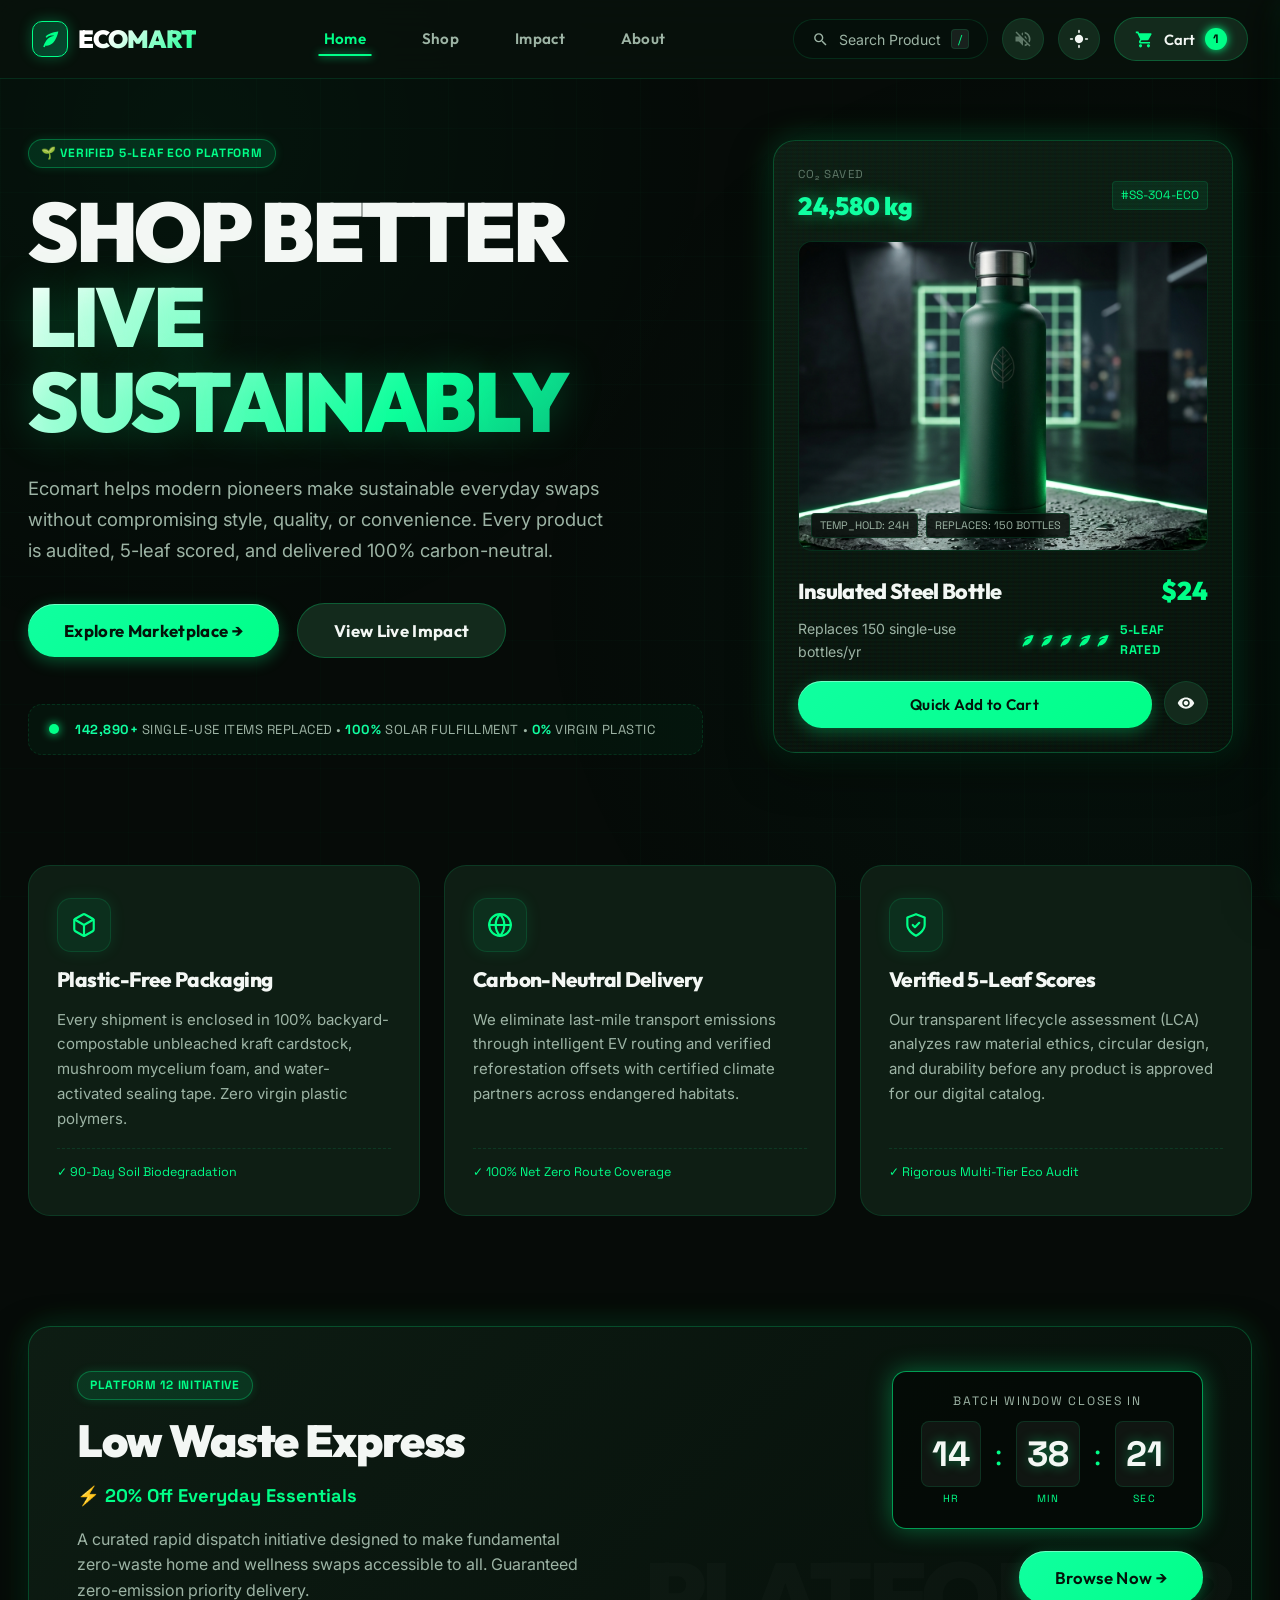
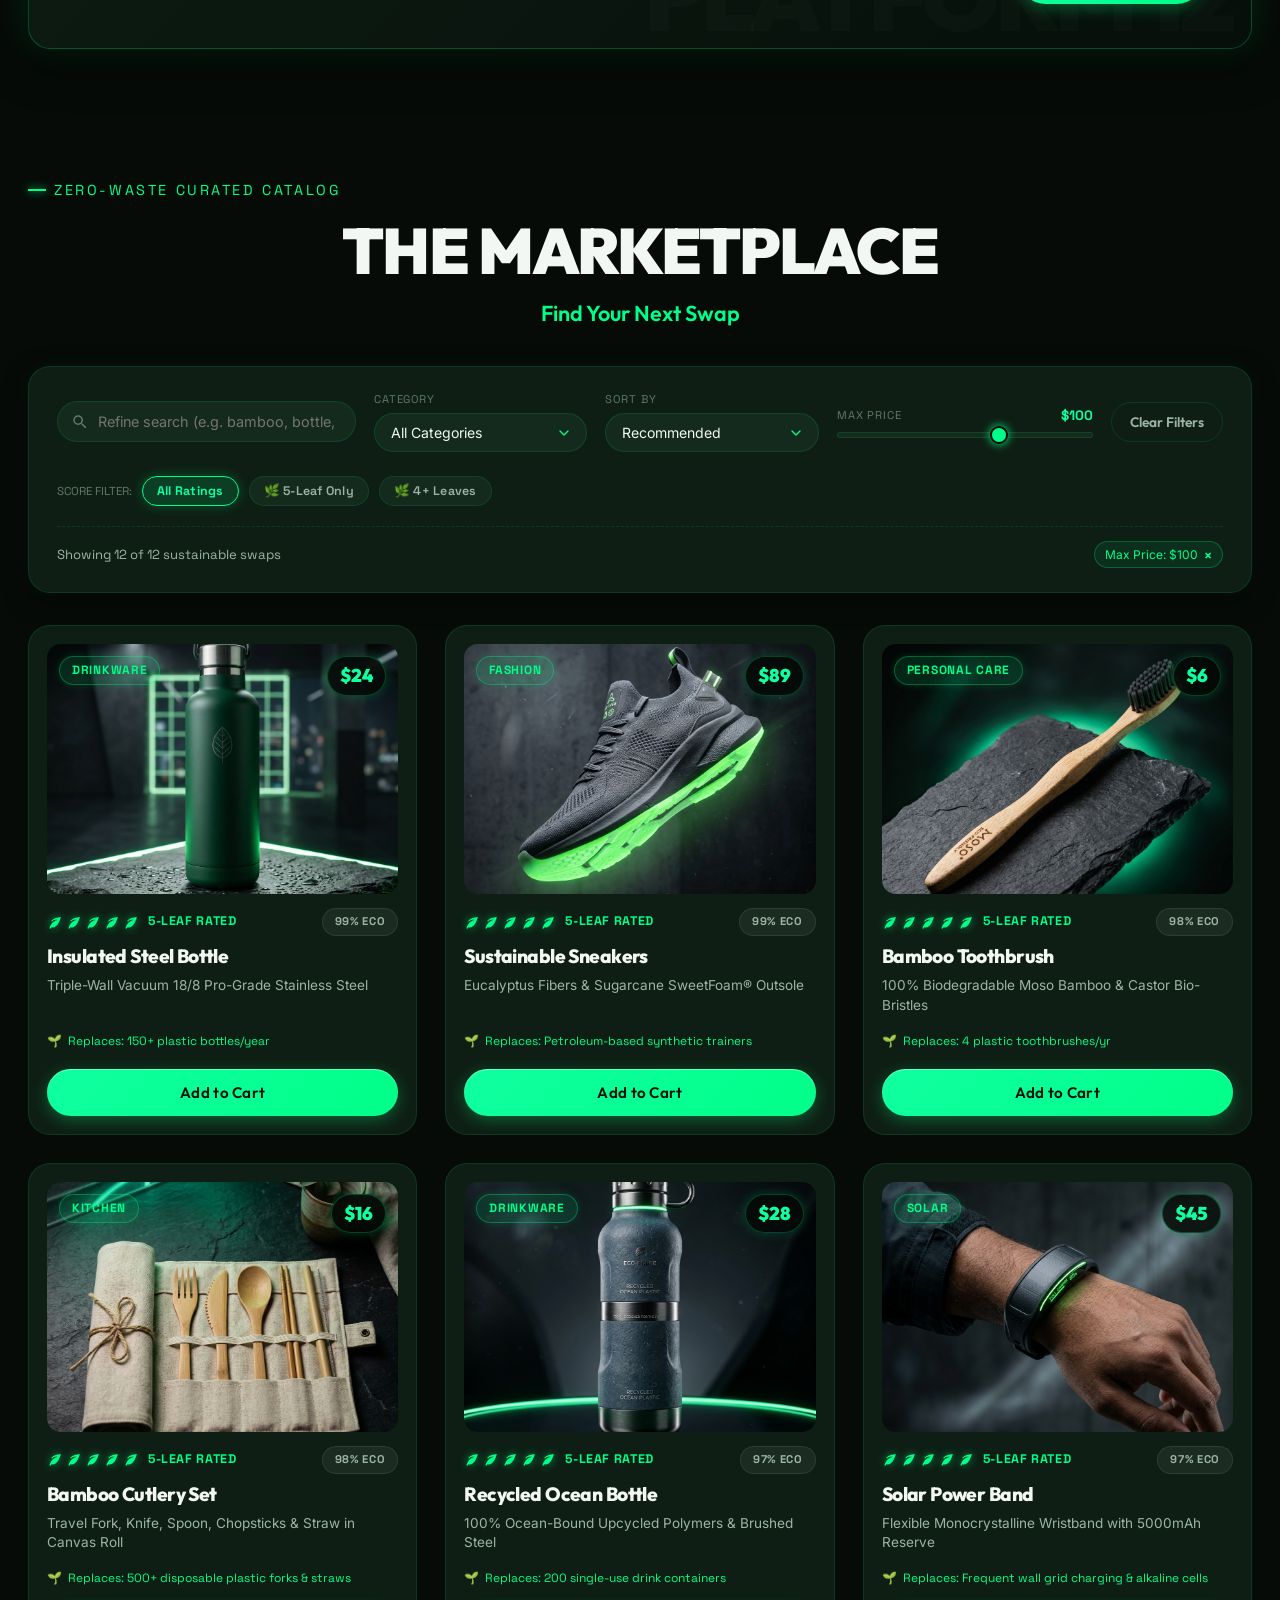
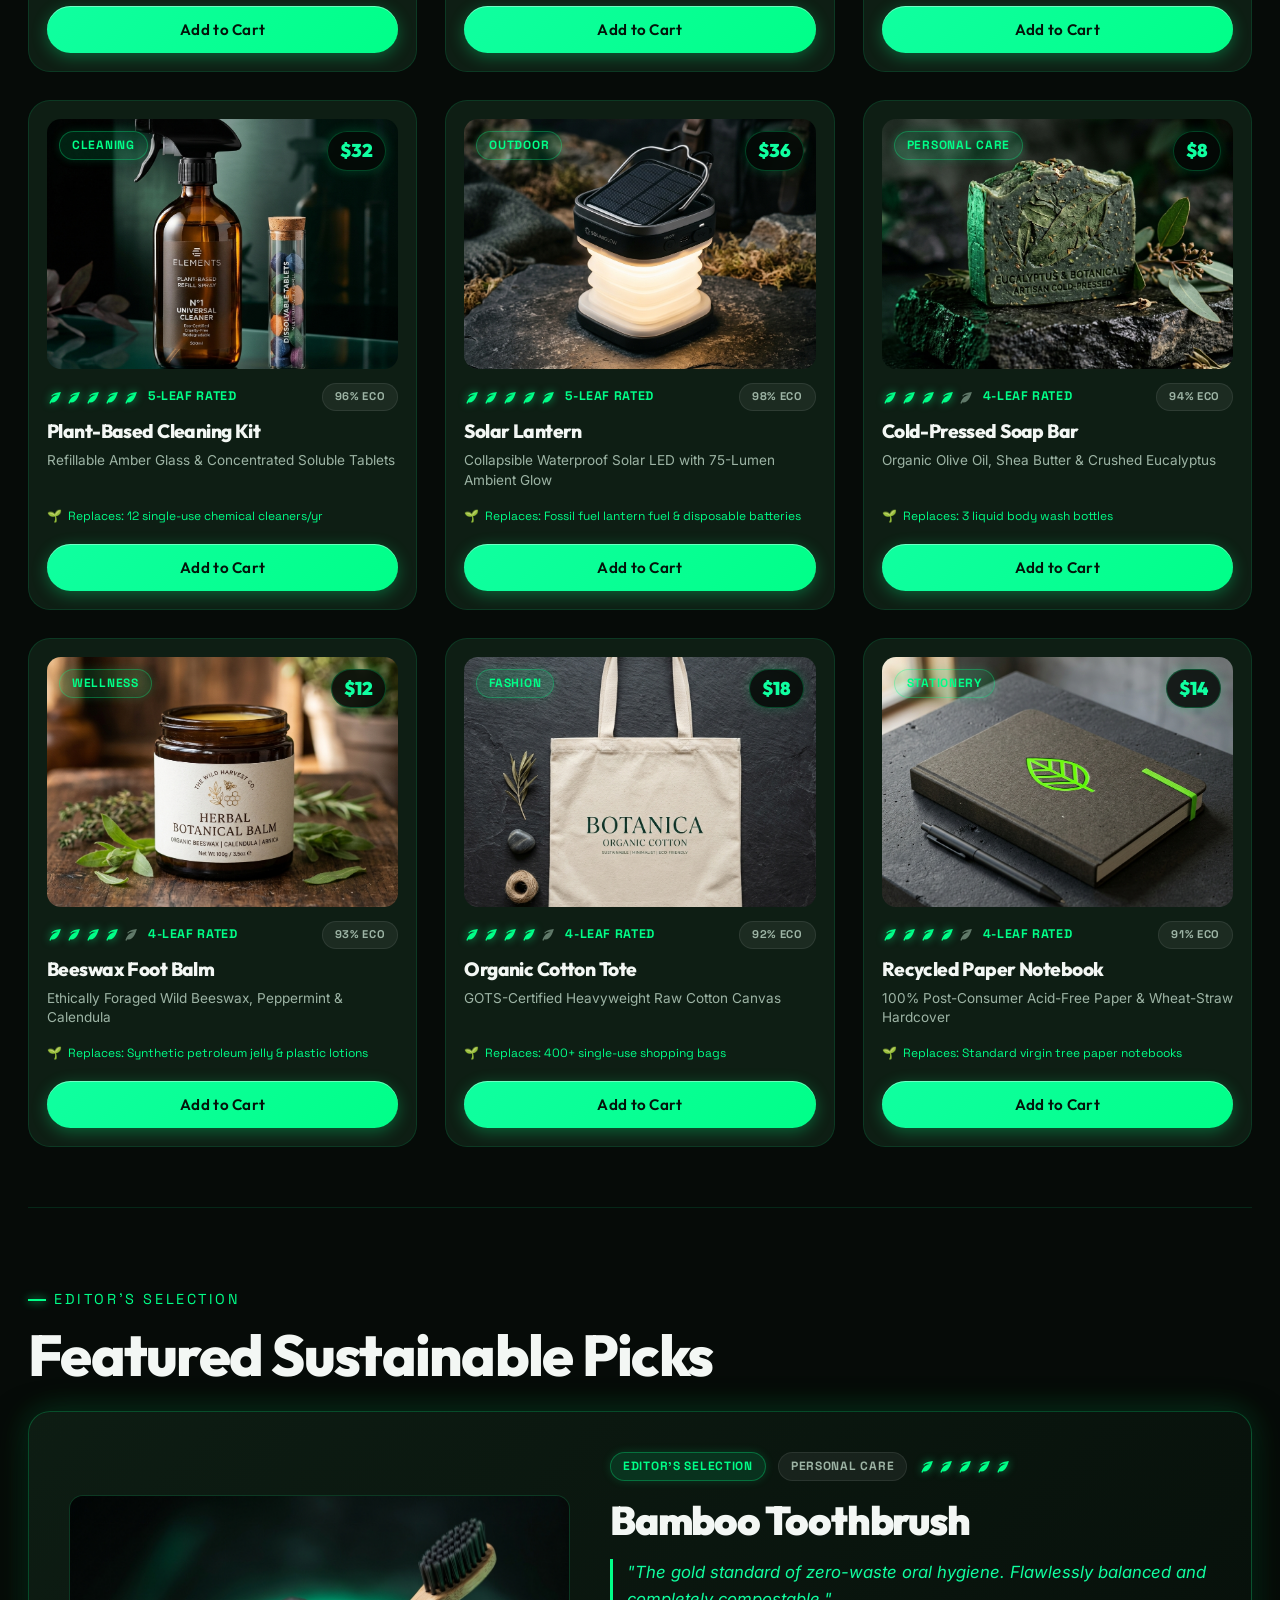
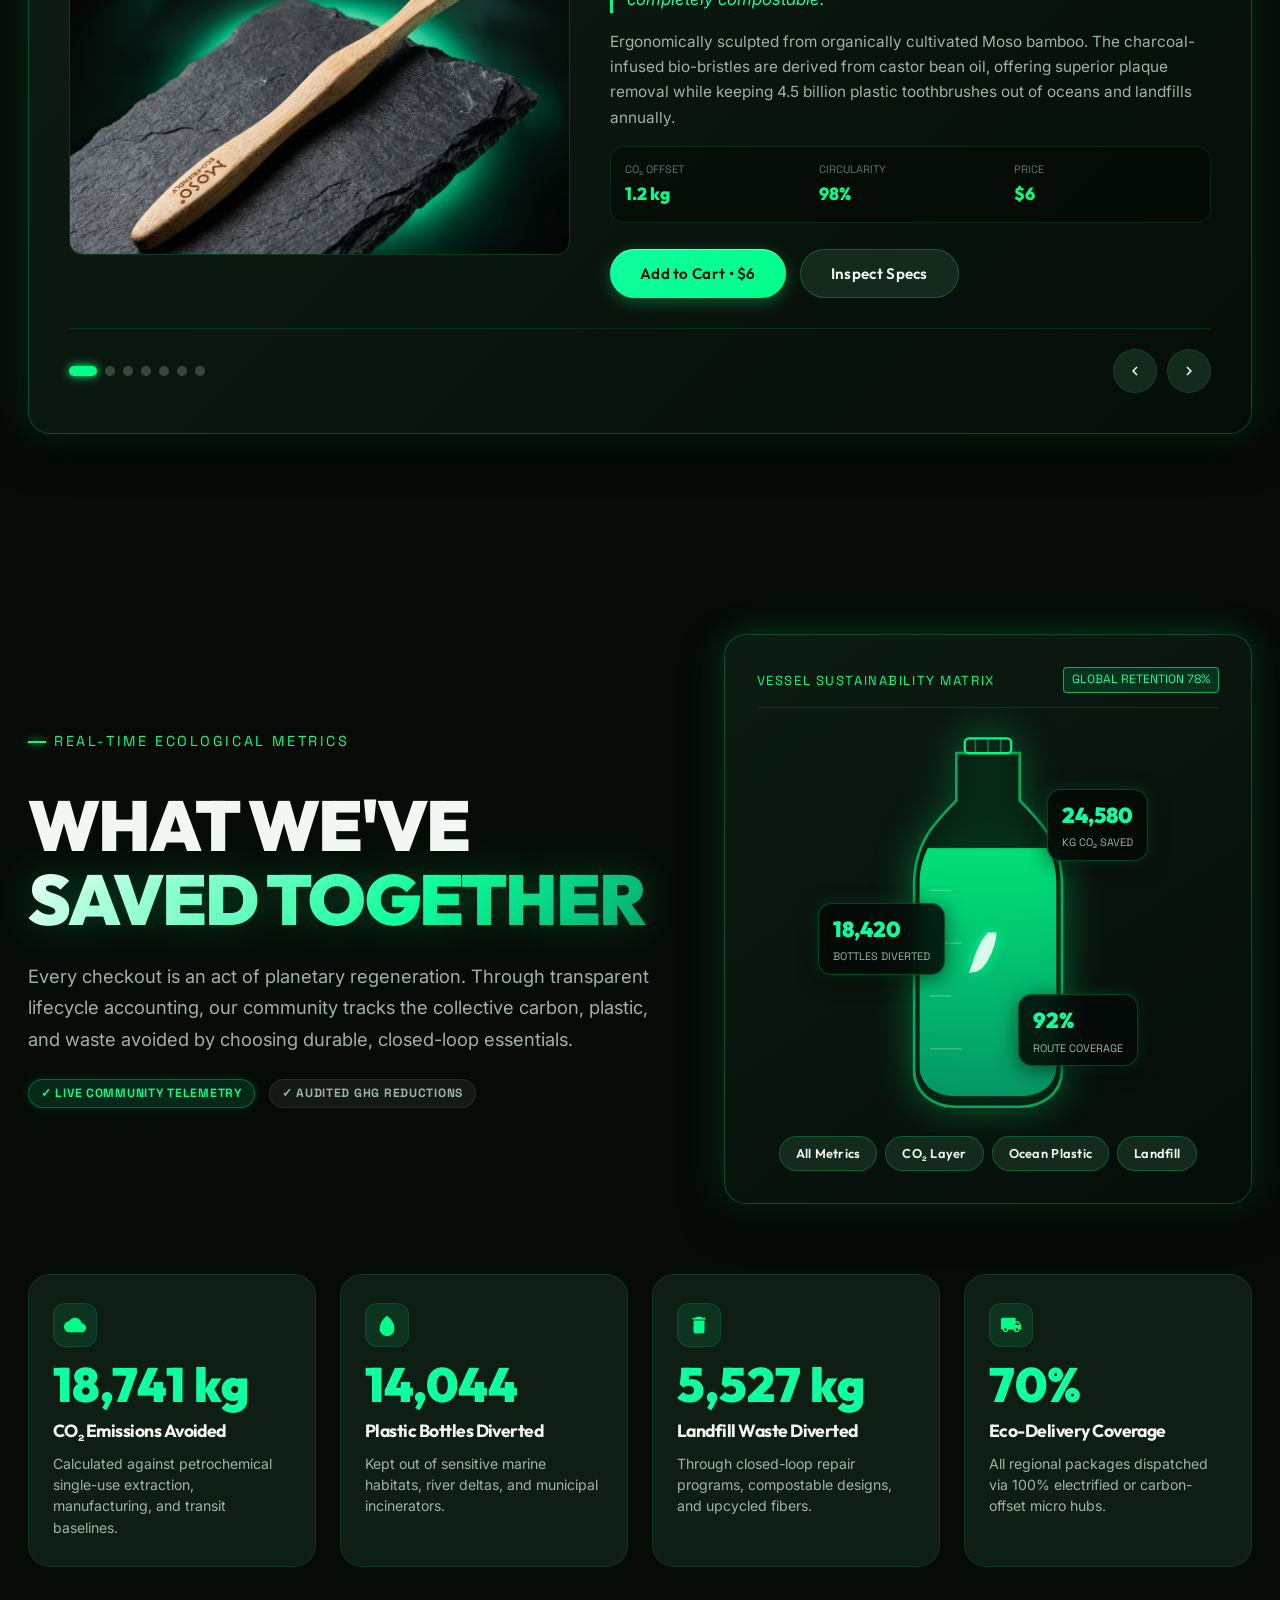
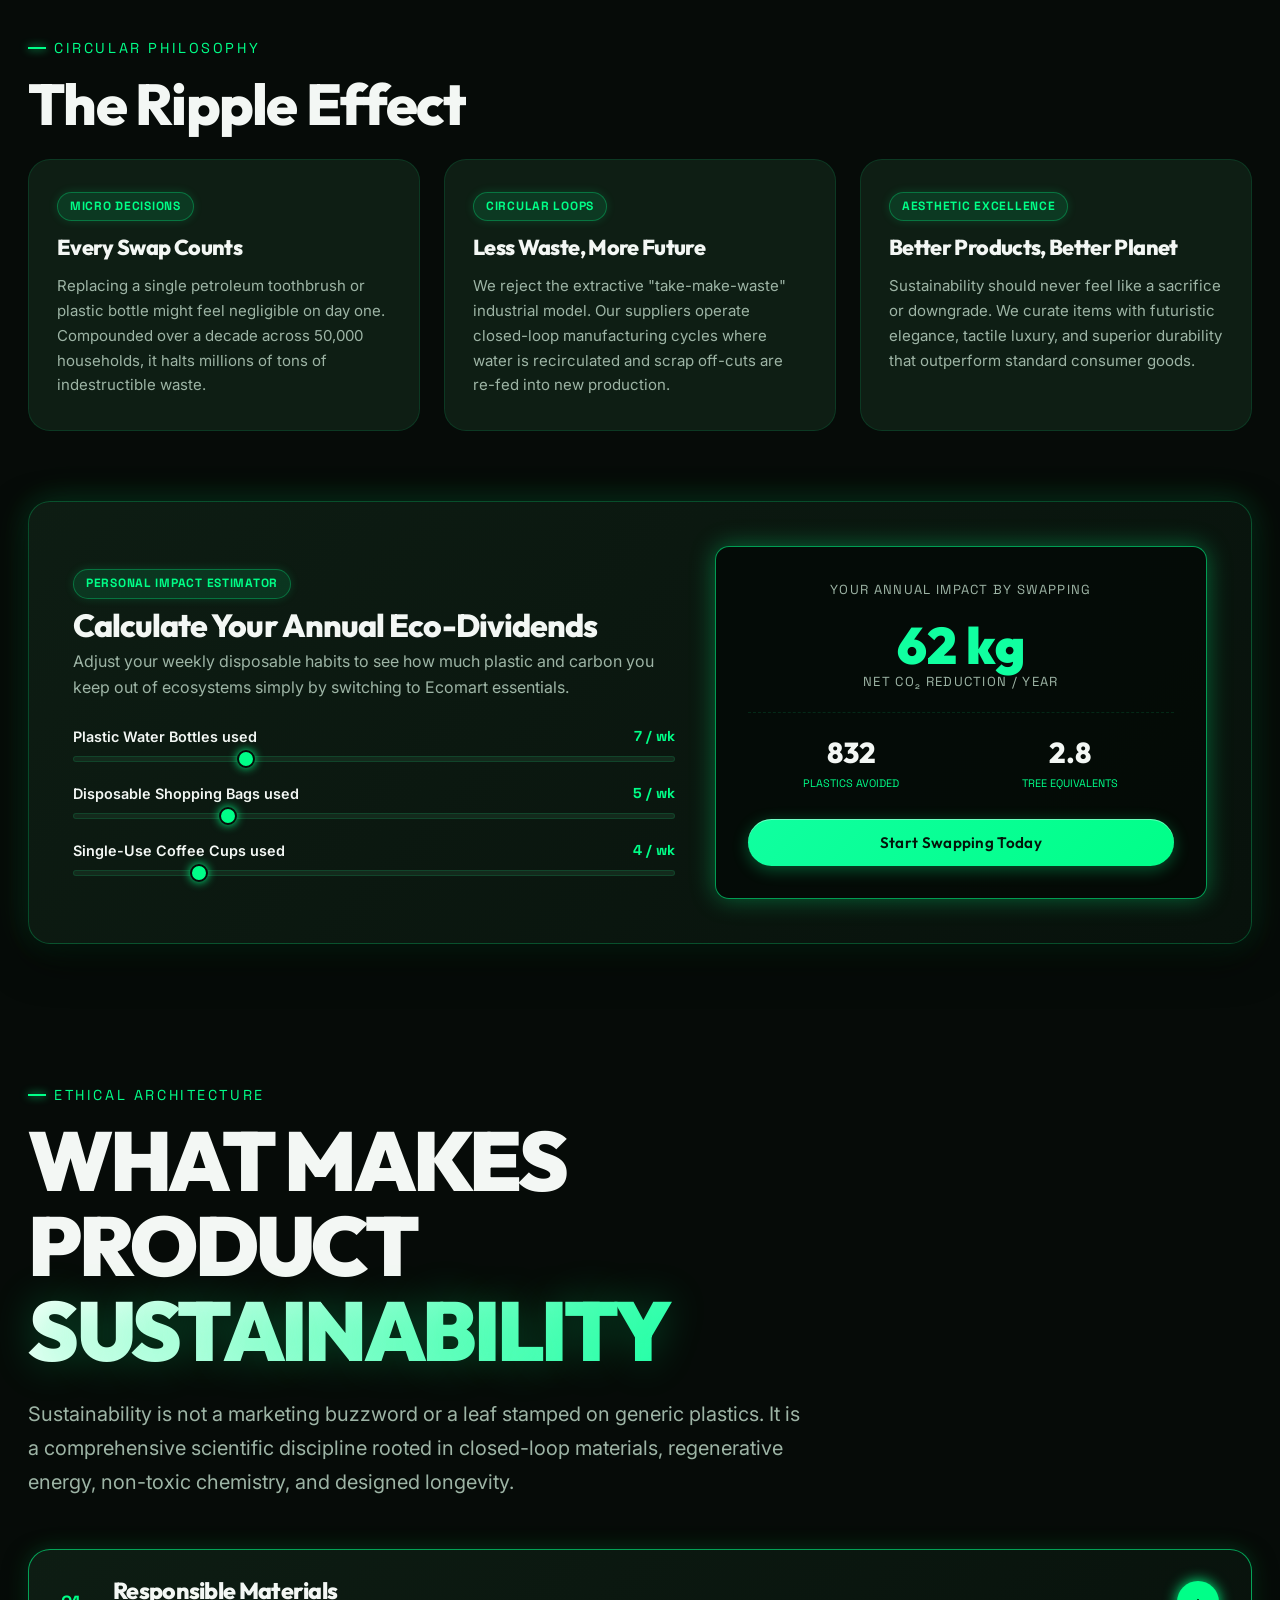
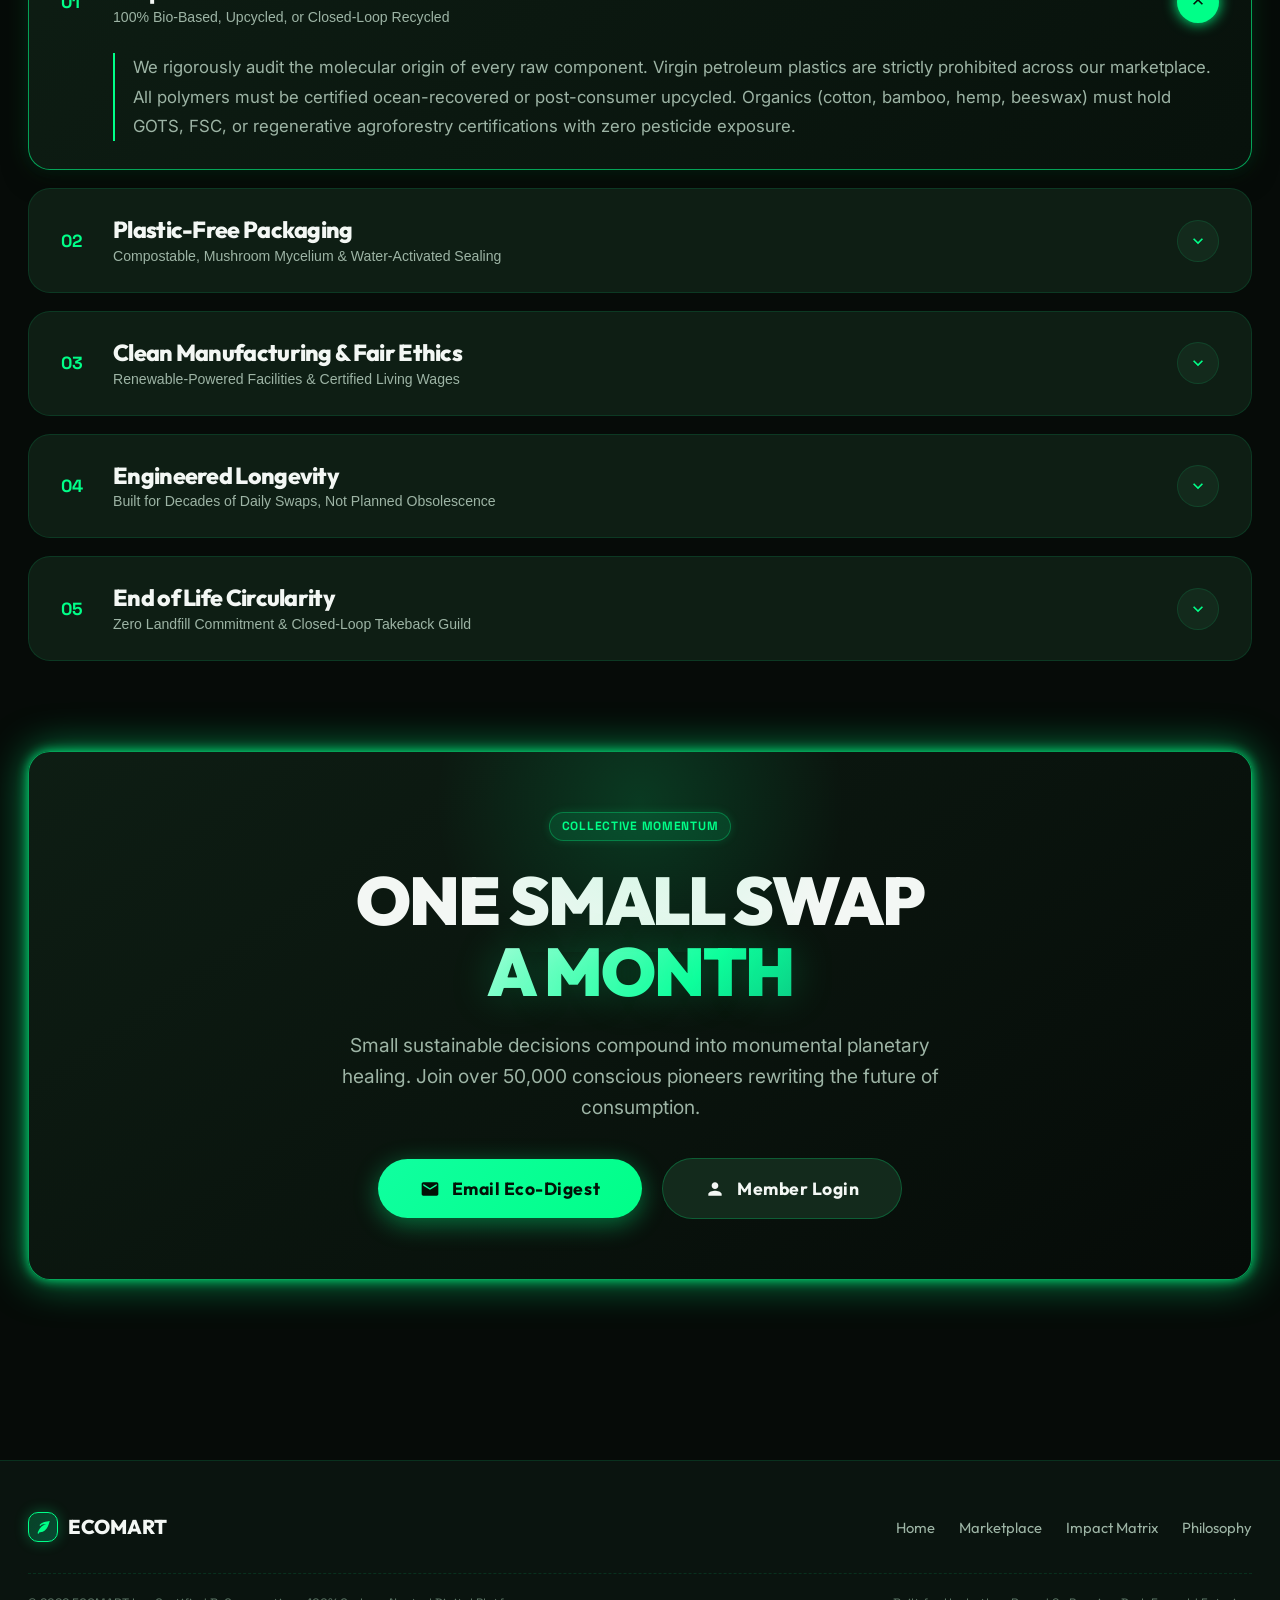
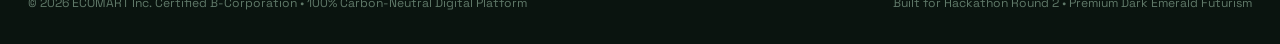
<file: index.html>
<!DOCTYPE html>
<html lang="en">
<head>
  <meta charset="UTF-8" />
  <meta name="viewport" content="width=device-width, initial-scale=1.0" />
  <title>Ecomart — Futuristic Sustainable Marketplace</title>
  <meta name="description" content="Ecomart is a premium eco-conscious sustainable marketplace blending dark emerald futurism with cyber-tech design. Shop verified 5-leaf scored eco products with carbon-neutral delivery." />
  <meta name="theme-color" content="#060B08" />

  <!-- Google Fonts -->
  <link rel="preconnect" href="https://fonts.googleapis.com" />
  <link rel="preconnect" href="https://fonts.gstatic.com" crossorigin />
  <link href="https://fonts.googleapis.com/css2?family=Inter:wght@300;400;500;600;700&family=Outfit:wght@400;500;600;700;800;900&family=Space+Grotesk:wght@400;500;600;700&display=swap" rel="stylesheet" />

  <!-- Stylesheets -->
  <link rel="stylesheet" href="styles/main.css" />
  <link rel="stylesheet" href="styles/navbar.css" />
  <link rel="stylesheet" href="styles/hero.css" />
  <link rel="stylesheet" href="styles/shop.css" />
  <link rel="stylesheet" href="styles/impact.css" />
  <link rel="stylesheet" href="styles/about.css" />
  <link rel="stylesheet" href="styles/cursor.css" />
</head>
<body>

  <!-- Custom Botanical Leaf Cursor -->
  <div id="custom-cursor-follower" class="custom-cursor-follower">
    <svg class="cursor-leaf-svg" viewBox="0 0 24 24">
      <path d="M17 8C8 10 5.9 16.17 3.82 21.34L5.71 22L6.66 19.7C7.14 19.87 7.64 20 8 20C19 20 22 3 22 3C22 3 10 4 6.66 9.47L8.2 10.42C10.74 6.75 17 8 17 8Z"/>
    </svg>
  </div>
  <div id="cursor-trail-dot" class="cursor-trail-dot"></div>

  <!-- Toast Notification Container -->
  <div id="toast-container"></div>

  <!-- Global Site Header -->
  <header class="site-header">
    <div class="container">
      <nav class="nav-wrapper" aria-label="Main Navigation">
        <!-- Brand Logo -->
        <a href="#home" class="brand-logo" data-target="home">
          <div class="brand-icon-wrapper">
            <svg class="brand-leaf-svg" viewBox="0 0 24 24">
              <path d="M17 8C8 10 5.9 16.17 3.82 21.34L5.71 22L6.66 19.7C7.14 19.87 7.64 20 8 20C19 20 22 3 22 3C22 3 10 4 6.66 9.47L8.2 10.42C10.74 6.75 17 8 17 8Z"/>
            </svg>
          </div>
          <span class="brand-text">ECOMART</span>
        </a>

        <!-- Desktop Navigation Links -->
        <ul class="nav-links">
          <li><a href="#view-home" class="nav-link active" data-target="home">Home</a></li>
          <li><a href="#view-shop" class="nav-link" data-target="shop">Shop</a></li>
          <li><a href="#view-impact" class="nav-link" data-target="impact">Impact</a></li>
          <li><a href="#view-about" class="nav-link" data-target="about">About</a></li>
        </ul>

        <!-- Nav Actions -->
        <div class="nav-actions">
          <!-- Search Product Trigger -->
          <button id="search-trigger-btn" class="search-trigger-btn" aria-label="Search Products">
            <svg style="width: 17px; height: 17px; fill: currentColor;" viewBox="0 0 24 24">
              <path d="M15.5 14h-.79l-.28-.27A6.471 6.471 0 0 0 16 9.5 6.5 6.5 0 1 0 9.5 16c1.61 0 3.09-.59 4.23-1.57l.27.28v.79l5 4.99L20.49 19l-4.99-5zm-6 0C7.01 14 5 11.99 5 9.5S7.01 5 9.5 5 14 7.01 14 9.5 11.99 14 9.5 14z"/>
            </svg>
            <span class="search-label">Search Product</span>
            <span class="search-kbd">/</span>
          </button>

          <!-- Audio SFX Toggle -->
          <button id="sfx-toggle-btn" class="theme-toggle-btn" aria-label="Toggle Audio Feedback" title="Enable Cyber-Chimes">
            <svg style="width: 20px; height: 20px; fill: var(--text-muted);" viewBox="0 0 24 24">
              <path d="M16.5 12c0-1.77-1.02-3.29-2.5-4.03v2.21l2.45 2.45c.03-.2.05-.41.05-.63zm2.5 0c0 .94-.2 1.82-.54 2.64l1.51 1.51C20.63 14.91 21 13.5 21 12c0-4.28-2.99-7.86-7-8.77v2.06c2.89.86 5 3.54 5 6.71zM4.27 3L3 4.27 7.73 9H3v6h4l5 5v-6.73l4.25 4.25c-.67.52-1.42.93-2.25 1.18v2.06c1.38-.31 2.63-.95 3.69-1.81L19.73 21 21 19.73l-9-9L4.27 3zM12 4L9.91 6.09 12 8.18V4z"/>
            </svg>
          </button>

          <!-- Theme Toggle -->
          <button id="theme-toggle-btn" class="theme-toggle-btn" aria-label="Toggle Theme" title="Toggle Theme">
            <svg style="width: 20px; height: 20px; fill: currentColor;" viewBox="0 0 24 24">
              <path d="M12 7c-2.76 0-5 2.24-5 5s2.24 5 5 5 5-2.24 5-5-2.24-5-5-5zM2 13h2c.55 0 1-.45 1-1s-.45-1-1-1H2c-.55 0-1 .45-1 1s.45 1 1 1zm18 0h2c.55 0 1-.45 1-1s-.45-1-1-1h-2c-.55 0-1 .45-1 1s.45 1 1 1zM11 2v2c0 .55.45 1 1 1s1-.45 1-1V2c0-.55-.45-1-1-1s-1 .45-1 1zm0 18v2c0 .55.45 1 1 1s1-.45 1-1v-2c0-.55-.45-1-1-1s-1 .45-1 1z"/>
            </svg>
          </button>

          <!-- Cart Trigger Button -->
          <button id="cart-trigger-btn" class="cart-trigger-btn" aria-label="Open Cart">
            <svg class="cart-leaf-icon" style="width: 19px; height: 19px; fill: var(--accent-neon);" viewBox="0 0 24 24">
              <path d="M7 18c-1.1 0-1.99.9-1.99 2S5.9 22 7 22s2-.9 2-2-.9-2-2-2zM1 2v2h2l3.6 7.59-1.35 2.45c-.16.28-.25.61-.25.96 0 1.1.9 2 2 2h12v-2H7.42c-.14 0-.25-.11-.25-.25l.03-.12.9-1.63h7.45c.75 0 1.41-.41 1.75-1.03l3.58-6.49c.08-.14.12-.31.12-.48 0-.55-.45-1-1-1H5.21l-.94-2H1zm16 16c-1.1 0-1.99.9-1.99 2s.89 2 1.99 2 2-.9 2-2-.9-2-2-2z"/>
            </svg>
            <span>Cart</span>
            <span id="cart-badge" class="cart-badge">1</span>
          </button>

          <!-- Mobile Hamburger -->
          <button id="hamburger-btn" class="hamburger-btn" aria-label="Toggle mobile menu">
            <span class="hamburger-line"></span>
            <span class="hamburger-line"></span>
            <span class="hamburger-line"></span>
          </button>
        </div>
      </nav>
    </div>

    <!-- Mobile Drawer -->
    <div id="mobile-nav-drawer" class="mobile-nav-drawer">
      <ul class="mobile-nav-links">
        <li><a href="#view-home" class="mobile-nav-link active" data-target="home">Home</a></li>
        <li><a href="#view-shop" class="mobile-nav-link" data-target="shop">Shop Marketplace</a></li>
        <li><a href="#view-impact" class="mobile-nav-link" data-target="impact">Impact & Metrics</a></li>
        <li><a href="#view-about" class="mobile-nav-link" data-target="about">Sustainability Philosophy</a></li>
      </ul>
      <button id="mobile-explore-btn" class="btn btn-primary" style="margin-top: auto;">
        Explore Products
      </button>
    </div>
  </header>

  <!-- ==========================================================================
       VIEW: HOME PAGE
       ========================================================================== -->
  <main id="view-home" class="view-section">
    <!-- Hero Section -->
    <section class="hero-section">
      <div class="container">
        <div class="hero-grid">
          <!-- Left Hero Content -->
          <div class="hero-content">
            <span class="badge badge-neon hero-tag">
              🌱 Verified 5-Leaf Eco Platform
            </span>
            <div class="hero-headline">
              <h1 class="hero-title">
                Shop Better<br />
                <span class="hero-title-highlight">Live Sustainably</span>
              </h1>
            </div>
            <p class="hero-description">
              Ecomart helps modern pioneers make sustainable everyday swaps without compromising style, quality, or convenience. Every product is audited, 5-leaf scored, and delivered 100% carbon-neutral.
            </p>
            <div class="hero-cta-group">
              <button id="hero-explore-btn" class="btn btn-primary btn-pill">
                Explore Marketplace →
              </button>
              <button id="hero-impact-btn" class="btn btn-secondary btn-pill">
                View Live Impact
              </button>
            </div>

            <!-- Live Status Ticker -->
            <div class="hero-ticker-wrapper">
              <div class="ticker-pulse-dot"></div>
              <div class="ticker-text">
                <span>142,890+</span> single-use items replaced • <span>100%</span> solar fulfillment • <span>0%</span> virgin plastic
              </div>
            </div>
          </div>

          <!-- Right Hero Product Showcase (HUD / Data Panel) -->
          <div class="hero-product-showcase">
            <div class="hero-product-card">
              <!-- Top HUD Info -->
              <div class="hero-card-header">
                <div class="hero-co2-badge">
                  <span class="hero-co2-label">CO₂ Saved</span>
                  <span class="hero-co2-value">24,580 kg</span>
                </div>
                <span class="hero-hud-id">#SS-304-ECO</span>
              </div>

              <!-- Product Image -->
              <div class="hero-img-wrapper">
                <img class="hero-card-img" src="assets/images/insulated_steel_bottle.jpg" alt="Insulated Steel Bottle" />
                <div class="hero-telemetry-tags">
                  <span class="telemetry-tag">TEMP_HOLD: 24H</span>
                  <span class="telemetry-tag">REPLACES: 150 BOTTLES</span>
                </div>
              </div>

              <!-- Card Body -->
              <div class="hero-card-details">
                <div class="hero-card-title-row">
                  <h3 class="hero-card-title">Insulated Steel Bottle</h3>
                  <div class="hero-card-price">$24</div>
                </div>
                <div class="hero-card-subinfo">
                  <span class="hero-card-replaces">Replaces 150 single-use bottles/yr</span>
                  <div class="leaf-rating">
                    <svg class="leaf-icon active" viewBox="0 0 24 24"><path d="M17 8C8 10 5.9 16.17 3.82 21.34L5.71 22L6.66 19.7C7.14 19.87 7.64 20 8 20C19 20 22 3 22 3C22 3 10 4 6.66 9.47L8.2 10.42C10.74 6.75 17 8 17 8Z"/></svg>
                    <svg class="leaf-icon active" viewBox="0 0 24 24"><path d="M17 8C8 10 5.9 16.17 3.82 21.34L5.71 22L6.66 19.7C7.14 19.87 7.64 20 8 20C19 20 22 3 22 3C22 3 10 4 6.66 9.47L8.2 10.42C10.74 6.75 17 8 17 8Z"/></svg>
                    <svg class="leaf-icon active" viewBox="0 0 24 24"><path d="M17 8C8 10 5.9 16.17 3.82 21.34L5.71 22L6.66 19.7C7.14 19.87 7.64 20 8 20C19 20 22 3 22 3C22 3 10 4 6.66 9.47L8.2 10.42C10.74 6.75 17 8 17 8Z"/></svg>
                    <svg class="leaf-icon active" viewBox="0 0 24 24"><path d="M17 8C8 10 5.9 16.17 3.82 21.34L5.71 22L6.66 19.7C7.14 19.87 7.64 20 8 20C19 20 22 3 22 3C22 3 10 4 6.66 9.47L8.2 10.42C10.74 6.75 17 8 17 8Z"/></svg>
                    <svg class="leaf-icon active" viewBox="0 0 24 24"><path d="M17 8C8 10 5.9 16.17 3.82 21.34L5.71 22L6.66 19.7C7.14 19.87 7.64 20 8 20C19 20 22 3 22 3C22 3 10 4 6.66 9.47L8.2 10.42C10.74 6.75 17 8 17 8Z"/></svg>
                    <span class="leaf-rating-label">5-Leaf Rated</span>
                  </div>
                </div>

                <div class="hero-card-actions">
                  <button id="hero-card-add-btn" class="btn btn-primary">
                    Quick Add to Cart
                  </button>
                  <button id="hero-card-inspect-btn" class="btn btn-secondary btn-icon" title="Inspect Specifications">
                    <svg style="width: 18px; height: 18px; fill: currentColor;" viewBox="0 0 24 24">
                      <path d="M12 4.5C7 4.5 2.73 7.61 1 12c1.73 4.39 6 7.5 11 7.5s9.27-3.11 11-7.5c-1.73-4.39-6-7.5-11-7.5zM12 17c-2.76 0-5-2.24-5-5s2.24-5 5-5 5 2.24 5 5-2.24 5-5 5zm0-8c-1.66 0-3 1.34-3 3s1.34 3 3 3 3-1.34 3-3-1.34-3-3-3z"/>
                    </svg>
                  </button>
                </div>
              </div>
            </div>
          </div>
        </div>
      </div>
    </section>

    <!-- Sustainability Benefits (3 Cards) -->
    <section class="benefits-section">
      <div class="container">
        <div class="benefits-grid">
          <!-- Card 1 -->
          <div class="benefit-card">
            <div class="benefit-icon-wrapper">
              <svg class="benefit-icon-svg" viewBox="0 0 24 24" fill="none" stroke="currentColor" stroke-width="2" stroke-linecap="round" stroke-linejoin="round">
                <path d="M21 16V8a2 2 0 0 0-1-1.73l-7-4a2 2 0 0 0-2 0l-7 4A2 2 0 0 0 3 8v8a2 2 0 0 0 1 1.73l7 4a2 2 0 0 0 2 0l7-4A2 2 0 0 0 21 16z"></path>
                <polyline points="3.27 6.96 12 12.01 20.73 6.96"></polyline>
                <line x1="12" y1="22.08" x2="12" y2="12"></line>
              </svg>
            </div>
            <h3 class="benefit-title">Plastic-Free Packaging</h3>
            <p class="benefit-description">
              Every shipment is enclosed in 100% backyard-compostable unbleached kraft cardstock, mushroom mycelium foam, and water-activated sealing tape. Zero virgin plastic polymers.
            </p>
            <div class="benefit-footer-metric">
              <span>✓ 90-Day Soil Biodegradation</span>
            </div>
          </div>

          <!-- Card 2 -->
          <div class="benefit-card">
            <div class="benefit-icon-wrapper">
              <svg class="benefit-icon-svg" viewBox="0 0 24 24" fill="none" stroke="currentColor" stroke-width="2" stroke-linecap="round" stroke-linejoin="round">
                <circle cx="12" cy="12" r="10"></circle>
                <path d="M12 2a14.5 14.5 0 0 0 0 20 14.5 14.5 0 0 0 0-20"></path>
                <path d="M2 12h20"></path>
              </svg>
            </div>
            <h3 class="benefit-title">Carbon-Neutral Delivery</h3>
            <p class="benefit-description">
              We eliminate last-mile transport emissions through intelligent EV routing and verified reforestation offsets with certified climate partners across endangered habitats.
            </p>
            <div class="benefit-footer-metric">
              <span>✓ 100% Net Zero Route Coverage</span>
            </div>
          </div>

          <!-- Card 3 -->
          <div class="benefit-card">
            <div class="benefit-icon-wrapper">
              <svg class="benefit-icon-svg" viewBox="0 0 24 24" fill="none" stroke="currentColor" stroke-width="2" stroke-linecap="round" stroke-linejoin="round">
                <path d="M12 22s8-4 8-10V5l-8-3-8 3v7c0 6 8 10 8 10z"></path>
                <polyline points="9 12 11 14 15 10"></polyline>
              </svg>
            </div>
            <h3 class="benefit-title">Verified 5-Leaf Scores</h3>
            <p class="benefit-description">
              Our transparent lifecycle assessment (LCA) analyzes raw material ethics, circular design, and durability before any product is approved for our digital catalog.
            </p>
            <div class="benefit-footer-metric">
              <span>✓ Rigorous Multi-Tier Eco Audit</span>
            </div>
          </div>
        </div>
      </div>
    </section>

    <!-- Platform 12 Section -->
    <section class="platform-section">
      <div class="container">
        <div class="platform-banner">
          <div class="platform-left">
            <span class="badge badge-neon platform-badge">Platform 12 Initiative</span>
            <h2 class="platform-title">Low Waste Express</h2>
            <div class="platform-offer">
              <span>⚡ 20% Off Everyday Essentials</span>
            </div>
            <p class="platform-desc">
              A curated rapid dispatch initiative designed to make fundamental zero-waste home and wellness swaps accessible to all. Guaranteed zero-emission priority delivery.
            </p>
          </div>

          <div class="platform-right">
            <!-- Digital Countdown Container -->
            <div class="countdown-box">
              <span class="countdown-label">Batch Window Closes In</span>
              <div class="countdown-digits">
                <div class="digit-unit">
                  <span id="countdown-hr" class="digit-value">14</span>
                  <span class="digit-label">HR</span>
                </div>
                <span class="digit-divider">:</span>
                <div class="digit-unit">
                  <span id="countdown-min" class="digit-value">38</span>
                  <span class="digit-label">MIN</span>
                </div>
                <span class="digit-divider">:</span>
                <div class="digit-unit">
                  <span id="countdown-sec" class="digit-value">24</span>
                  <span class="digit-label">SEC</span>
                </div>
              </div>
            </div>

            <!-- Browse Now CTA Button -->
            <button id="browse-now-btn" class="btn btn-primary platform-cta-btn">
              Browse Now →
            </button>
          </div>
        </div>
      </div>
    </section>
  </main>

  <!-- ==========================================================================
       VIEW: SHOP / MARKETPLACE
       ========================================================================== -->
  <main id="view-shop" class="view-section">
    <section class="shop-section">
      <div class="container">
        <!-- Shop Header -->
        <div class="shop-header">
          <span class="section-subtitle">Zero-Waste Curated Catalog</span>
          <h1 class="shop-headline">The Marketplace</h1>
          <p class="shop-subheadline">Find Your Next Swap</p>
        </div>

        <!-- Filter Toolbar System -->
        <div class="filter-toolbar-card">
          <div class="filter-row-primary">
            <!-- Refine Search -->
            <div class="filter-search-box">
              <svg class="filter-search-icon" viewBox="0 0 24 24">
                <path d="M15.5 14h-.79l-.28-.27A6.471 6.471 0 0 0 16 9.5 6.5 6.5 0 1 0 9.5 16c1.61 0 3.09-.59 4.23-1.57l.27.28v.79l5 4.99L20.49 19l-4.99-5zm-6 0C7.01 14 5 11.99 5 9.5S7.01 5 9.5 5 14 7.01 14 9.5 11.99 14 9.5 14z"/>
              </svg>
              <input type="text" id="filter-search-input" class="filter-search-input" placeholder="Refine search (e.g. bamboo, bottle, tote)..." />
            </div>

            <!-- Category Dropdown -->
            <div class="filter-select-wrapper">
              <label class="filter-select-label" for="filter-category-select">Category</label>
              <select id="filter-category-select" class="filter-select">
                <option value="All">All Categories</option>
                <option value="Personal Care">Personal Care</option>
                <option value="Drinkware">Drinkware</option>
                <option value="Fashion">Fashion</option>
                <option value="Cleaning">Cleaning</option>
                <option value="Stationery">Stationery</option>
                <option value="Solar">Solar Tech</option>
                <option value="Outdoor">Outdoor</option>
                <option value="Wellness">Wellness</option>
                <option value="Kitchen">Kitchen</option>
              </select>
            </div>

            <!-- Sort By Dropdown -->
            <div class="filter-select-wrapper">
              <label class="filter-select-label" for="filter-sort-select">Sort By</label>
              <select id="filter-sort-select" class="filter-select">
                <option value="recommended">Recommended</option>
                <option value="price-asc">Price: Low to High</option>
                <option value="price-desc">Price: High to Low</option>
                <option value="rating-desc">Highest Rated</option>
                <option value="sustainability-desc">Most Sustainable</option>
                <option value="newest">Newest Swaps</option>
              </select>
            </div>

            <!-- Max Price Slider -->
            <div class="filter-slider-wrapper">
              <div class="filter-slider-header">
                <label class="filter-slider-label" for="filter-price-slider">Max Price</label>
                <span id="filter-price-val" class="filter-slider-value">$100</span>
              </div>
              <input type="range" id="filter-price-slider" class="filter-range-input" min="10" max="150" value="100" step="5" />
            </div>

            <!-- Clear Filters Button -->
            <button id="filter-reset-btn" class="filter-reset-btn">
              Clear Filters
            </button>
          </div>

          <!-- Quick Leaf Rating Filters -->
          <div style="display: flex; align-items: center; gap: 10px; flex-wrap: wrap; margin-top: 4px;">
            <span style="font-family: var(--font-mono); font-size: 0.72rem; color: var(--text-muted); text-transform: uppercase;">Score Filter:</span>
            <button class="btn btn-secondary leaf-filter-btn active" data-rating="0" style="padding: 6px 14px; font-size: 0.78rem;">All Ratings</button>
            <button class="btn btn-secondary leaf-filter-btn" data-rating="5" style="padding: 6px 14px; font-size: 0.78rem;">🌿 5-Leaf Only</button>
            <button class="btn btn-secondary leaf-filter-btn" data-rating="4" style="padding: 6px 14px; font-size: 0.78rem;">🌿 4+ Leaves</button>
          </div>

          <!-- Active Filter Status & Badges -->
          <div class="filter-status-bar">
            <span id="filter-results-count" class="filter-results-count">Showing 12 of 12 sustainable swaps</span>
            <div id="filter-active-pills" class="filter-active-pills"></div>
          </div>
        </div>

        <!-- Marketplace 12-Product Grid -->
        <div id="marketplace-product-grid" class="product-grid"></div>

        <!-- Featured Sustainable Picks (Editor's Selection Carousel) -->
        <section class="featured-picks-section">
          <div style="margin-bottom: 24px; text-align: left;">
            <span class="section-subtitle">Editor's Selection</span>
            <h2 class="section-title">Featured Sustainable Picks</h2>
          </div>

          <div id="featured-carousel-container" class="carousel-container">
            <!-- Carousel Slides -->
            <div id="carousel-slides-wrapper"></div>

            <!-- Carousel Controls -->
            <div class="carousel-controls">
              <div id="carousel-dots-wrapper" class="carousel-dots"></div>
              <div class="carousel-nav-arrows">
                <button id="carousel-prev-btn" class="btn-icon" aria-label="Previous Slide">
                  <svg style="width: 18px; height: 18px; fill: currentColor;" viewBox="0 0 24 24">
                    <path d="M15.41 7.41L14 6l-6 6 6 6 1.41-1.41L10.83 12z"/>
                  </svg>
                </button>
                <button id="carousel-next-btn" class="btn-icon" aria-label="Next Slide">
                  <svg style="width: 18px; height: 18px; fill: currentColor;" viewBox="0 0 24 24">
                    <path d="M10 6L8.59 7.41 13.17 12l-4.58 4.59L10 18l6-6z"/>
                  </svg>
                </button>
              </div>
            </div>
          </div>
        </section>
      </div>
    </section>
  </main>

  <!-- ==========================================================================
       VIEW: DEDICATED PRODUCT DETAIL PAGE (Route: /product/:id)
       ========================================================================== -->
  <main id="view-product" class="view-section hidden">
    <section class="product-page-section" style="padding: 40px 0 100px;">
      <div class="container">
        <!-- Breadcrumb & Back button -->
        <div style="display: flex; align-items: center; justify-content: space-between; margin-bottom: 32px; flex-wrap: wrap; gap: 14px;">
          <div style="display: flex; align-items: center; gap: 8px; font-family: var(--font-mono); font-size: 0.84rem; color: var(--text-muted);">
            <a href="#shop" class="nav-link-subtle" onclick="window.ecomartStore.setActiveTab('shop')" style="color: var(--text-secondary); text-decoration: none;">The Marketplace</a>
            <span>/</span>
            <span id="product-page-breadcrumb-cat" style="color: var(--accent-neon);">Category</span>
            <span>/</span>
            <span id="product-page-breadcrumb-name" style="color: var(--text-primary);">Product Name</span>
          </div>
          <button id="product-page-back-btn" class="btn btn-secondary" style="padding: 8px 18px; font-size: 0.84rem; display: flex; align-items: center; gap: 6px;">
            ← Back to Marketplace
          </button>
        </div>

        <!-- Dedicated Product Detail Container -->
        <div id="product-page-content" class="product-page-grid"></div>

        <!-- Related Products Section -->
        <div style="margin-top: 80px; border-top: 1px solid var(--border-subtle); padding-top: 50px;">
          <div style="margin-bottom: 30px;">
            <span class="section-subtitle">Complementary Swaps</span>
            <h2 class="section-title">Related Sustainable Swaps</h2>
          </div>
          <div id="product-page-related-grid" class="product-grid" style="grid-template-columns: repeat(auto-fill, minmax(280px, 1fr));"></div>
        </div>
      </div>
    </section>
  </main>

  <!-- ==========================================================================
       VIEW: IMPACT & METRICS
       ========================================================================== -->
  <main id="view-impact" class="view-section">
    <section class="impact-section">
      <div class="container">
        <!-- Impact Hero Grid -->
        <div class="impact-hero-grid">
          <div class="impact-hero-content">
            <span class="section-subtitle">Real-Time Ecological Metrics</span>
            <h1 class="impact-hero-title">
              What We've<br />
              <span class="hero-title-highlight">Saved Together</span>
            </h1>
            <p class="impact-hero-desc">
              Every checkout is an act of planetary regeneration. Through transparent lifecycle accounting, our community tracks the collective carbon, plastic, and waste avoided by choosing durable, closed-loop essentials.
            </p>
            <div style="display: flex; gap: 14px; flex-wrap: wrap;">
              <span class="badge badge-neon">✓ Live Community Telemetry</span>
              <span class="badge badge-dark">✓ Audited GHG Reductions</span>
            </div>
          </div>

          <!-- Futuristic Bottle Visualization HUD -->
          <div class="impact-visualization-card">
            <div class="bottle-hud-header">
              <span class="bottle-hud-title">Vessel Sustainability Matrix</span>
              <span id="bottle-status-readout" class="bottle-hud-status">GLOBAL RETENTION 78%</span>
            </div>

            <div class="bottle-graphic-container">
              <!-- SVG Bottle Graphic -->
              <svg class="bottle-outline-svg" viewBox="0 0 200 360" fill="none" xmlns="http://www.w3.org/2000/svg">
                <defs>
                  <linearGradient id="neon-liquid-grad" x1="0%" y1="0%" x2="0%" y2="100%">
                    <stop offset="0%" stop-color="#00FF88" stop-opacity="0.85" />
                    <stop offset="100%" stop-color="#059669" stop-opacity="0.95" />
                  </linearGradient>
                  <linearGradient id="co2-liquid-grad" x1="0%" y1="0%" x2="0%" y2="100%">
                    <stop offset="0%" stop-color="#10FFA0" stop-opacity="0.9" />
                    <stop offset="100%" stop-color="#065F46" stop-opacity="0.95" />
                  </linearGradient>
                  <linearGradient id="ocean-liquid-grad" x1="0%" y1="0%" x2="0%" y2="100%">
                    <stop offset="0%" stop-color="#06B6D4" stop-opacity="0.85" />
                    <stop offset="100%" stop-color="#047857" stop-opacity="0.95" />
                  </linearGradient>
                  <linearGradient id="waste-liquid-grad" x1="0%" y1="0%" x2="0%" y2="100%">
                    <stop offset="0%" stop-color="#F59E0B" stop-opacity="0.85" />
                    <stop offset="100%" stop-color="#059669" stop-opacity="0.95" />
                  </linearGradient>
                  <clipPath id="bottle-clip">
                    <!-- Bottle interior silhouette -->
                    <path d="M75 25 H125 V70 C145 90 165 110 165 145 V315 C165 335 150 345 130 345 H70 C50 345 35 335 35 315 V145 C35 110 55 90 75 70 Z" />
                  </clipPath>
                </defs>

                <!-- Bottle Base & Outer Glass -->
                <path d="M70 20 H130 V65 C150 85 170 105 170 145 V320 C170 342 152 355 130 355 H70 C48 355 30 342 30 320 V145 C30 105 50 85 70 65 Z" 
                      stroke="#00FF88" stroke-width="2.5" stroke-opacity="0.6" fill="rgba(6, 20, 13, 0.6)" />
                
                <!-- Bottle Cap -->
                <rect x="78" y="6" width="44" height="14" rx="4" stroke="#00FF88" stroke-width="2" fill="#0D2418" />
                <path d="M88 6 V20 M100 6 V20 M112 6 V20" stroke="#00FF88" stroke-width="1.5" stroke-opacity="0.4" />

                <!-- Liquid Fill with Wave Animation -->
                <g clip-path="url(#bottle-clip)">
                  <rect id="bottle-liquid-rect" class="bottle-liquid-fill" x="0" y="110" width="200" height="250" fill="url(#neon-liquid-grad)" />
                  <!-- Grid measurement tick lines inside bottle -->
                  <line x1="45" y1="150" x2="65" y2="150" stroke="rgba(255,255,255,0.3)" stroke-width="1" />
                  <line x1="45" y1="200" x2="75" y2="200" stroke="rgba(255,255,255,0.3)" stroke-width="1" />
                  <line x1="45" y1="250" x2="65" y2="250" stroke="rgba(255,255,255,0.3)" stroke-width="1" />
                  <line x1="45" y1="300" x2="75" y2="300" stroke="rgba(255,255,255,0.3)" stroke-width="1" />
                </g>

                <!-- Glowing Laser Engraved Center Leaf -->
                <path d="M100 190 C90 200 87 215 82 228 C87 228 92 227 96 222 C104 212 108 198 108 190 Z" fill="#FFFFFF" fill-opacity="0.85" filter="drop-shadow(0 0 6px #00FF88)" />
              </svg>

              <!-- Floating HUD Callouts -->
              <div class="bottle-callout callout-co2">
                <span class="callout-num">24,580</span>
                <span class="callout-label">kg CO₂ Saved</span>
              </div>
              <div class="bottle-callout callout-bottles">
                <span class="callout-num">18,420</span>
                <span class="callout-label">Bottles Diverted</span>
              </div>
              <div class="bottle-callout callout-coverage">
                <span class="callout-num">92%</span>
                <span class="callout-label">Route Coverage</span>
              </div>
            </div>

            <!-- Layer Switches -->
            <div style="display: flex; gap: 8px; flex-wrap: wrap; justify-content: center; width: 100%;">
              <button class="btn btn-secondary bottle-layer-btn active" data-mode="all" style="padding: 8px 16px; font-size: 0.8rem;">
                All Metrics
              </button>
              <button class="btn btn-secondary bottle-layer-btn" data-mode="co2" style="padding: 8px 16px; font-size: 0.8rem;">
                CO₂ Layer
              </button>
              <button class="btn btn-secondary bottle-layer-btn" data-mode="plastic" style="padding: 8px 16px; font-size: 0.8rem;">
                Ocean Plastic
              </button>
              <button class="btn btn-secondary bottle-layer-btn" data-mode="waste" style="padding: 8px 16px; font-size: 0.8rem;">
                Landfill
              </button>
            </div>
          </div>
        </div>

        <!-- 4 Key Community Metrics Cards -->
        <div class="impact-metrics-grid">
          <div class="impact-stat-card">
            <div class="stat-icon-badge">
              <svg style="width: 22px; height: 22px; fill: currentColor;" viewBox="0 0 24 24">
                <path d="M19.35 10.04C18.67 6.59 15.64 4 12 4 9.11 4 6.6 5.64 5.35 8.04 2.34 8.36 0 10.91 0 14c0 3.31 2.69 6 6 6h13c2.76 0 5-2.24 5-5 0-2.64-2.05-4.78-4.65-4.96z"/>
              </svg>
            </div>
            <div class="stat-number stat-number-accent stat-number-animated" data-target="24580" data-unit="kg">
              24,580 kg
            </div>
            <h3 class="stat-title">CO₂ Emissions Avoided</h3>
            <p class="stat-desc">Calculated against petrochemical single-use extraction, manufacturing, and transit baselines.</p>
          </div>

          <div class="impact-stat-card">
            <div class="stat-icon-badge">
              <svg style="width: 22px; height: 22px; fill: currentColor;" viewBox="0 0 24 24">
                <path d="M12 2c-5.33 4-8 8.67-8 14 0 4.42 3.58 8 8 8s8-3.58 8-8c0-5.33-2.67-10-8-14z"/>
              </svg>
            </div>
            <div class="stat-number stat-number-accent stat-number-animated" data-target="18420" data-unit="units">
              18,420
            </div>
            <h3 class="stat-title">Plastic Bottles Diverted</h3>
            <p class="stat-desc">Kept out of sensitive marine habitats, river deltas, and municipal incinerators.</p>
          </div>

          <div class="impact-stat-card">
            <div class="stat-icon-badge">
              <svg style="width: 22px; height: 22px; fill: currentColor;" viewBox="0 0 24 24">
                <path d="M6 19c0 1.1.9 2 2 2h8c1.1 0 2-.9 2-2V7H6v12zM19 4h-3.5l-1-1h-5l-1 1H5v2h14V4z"/>
              </svg>
            </div>
            <div class="stat-number stat-number-accent stat-number-animated" data-target="7250" data-unit="kg">
              7,250 kg
            </div>
            <h3 class="stat-title">Landfill Waste Diverted</h3>
            <p class="stat-desc">Through closed-loop repair programs, compostable designs, and upcycled fibers.</p>
          </div>

          <div class="impact-stat-card">
            <div class="stat-icon-badge">
              <svg style="width: 22px; height: 22px; fill: currentColor;" viewBox="0 0 24 24">
                <path d="M20 8h-3V4H3c-1.1 0-2 .9-2 2v11h2c0 1.66 1.34 3 3 3s3-1.34 3-3h6c0 1.66 1.34 3 3 3s3-1.34 3-3h2v-5l-3-4zM6 18.5c-.83 0-1.5-.67-1.5-1.5s.67-1.5 1.5-1.5 1.5.67 1.5 1.5-.67 1.5-1.5 1.5zm13.5-9l1.96 2.5H17V9.5h2.5zm-1 9c-.83 0-1.5-.67-1.5-1.5s.67-1.5 1.5-1.5 1.5.67 1.5 1.5-.67 1.5-1.5 1.5z"/>
              </svg>
            </div>
            <div class="stat-number stat-number-accent stat-number-animated" data-target="92" data-unit="%">
              92%
            </div>
            <h3 class="stat-title">Eco-Delivery Coverage</h3>
            <p class="stat-desc">All regional packages dispatched via 100% electrified or carbon-offset micro hubs.</p>
          </div>
        </div>

        <!-- Impact Storytelling Cards (3 Cards) -->
        <div style="margin-bottom: 24px; text-align: left;">
          <span class="section-subtitle">Circular Philosophy</span>
          <h2 class="section-title">The Ripple Effect</h2>
        </div>
        <div class="story-grid">
          <div class="story-card">
            <span class="badge badge-neon story-pill">Micro Decisions</span>
            <h3 class="story-title">Every Swap Counts</h3>
            <p class="story-text">
              Replacing a single petroleum toothbrush or plastic bottle might feel negligible on day one. Compounded over a decade across 50,000 households, it halts millions of tons of indestructible waste.
            </p>
          </div>

          <div class="story-card">
            <span class="badge badge-neon story-pill">Circular Loops</span>
            <h3 class="story-title">Less Waste, More Future</h3>
            <p class="story-text">
              We reject the extractive "take-make-waste" industrial model. Our suppliers operate closed-loop manufacturing cycles where water is recirculated and scrap off-cuts are re-fed into new production.
            </p>
          </div>

          <div class="story-card">
            <span class="badge badge-neon story-pill">Aesthetic Excellence</span>
            <h3 class="story-title">Better Products, Better Planet</h3>
            <p class="story-text">
              Sustainability should never feel like a sacrifice or downgrade. We curate items with futuristic elegance, tactile luxury, and superior durability that outperform standard consumer goods.
            </p>
          </div>
        </div>

        <!-- Personal Savings Calculator Widget -->
        <div class="calculator-card">
          <div class="calc-left">
            <div>
              <span class="badge badge-neon" style="margin-bottom: 8px;">Personal Impact Estimator</span>
              <h2 style="font-size: 2rem; font-weight: 800;">Calculate Your Annual Eco-Dividends</h2>
              <p style="color: var(--text-secondary); margin-top: 6px;">
                Adjust your weekly disposable habits to see how much plastic and carbon you keep out of ecosystems simply by switching to Ecomart essentials.
              </p>
            </div>

            <div class="calc-sliders">
              <!-- Slider 1 -->
              <div class="calc-slider-item">
                <div class="calc-slider-header">
                  <span>Plastic Water Bottles used</span>
                  <span id="calc-bottles-val" class="calc-slider-val">7 / wk</span>
                </div>
                <input type="range" id="calc-bottles" class="filter-range-input" min="0" max="25" value="7" />
              </div>

              <!-- Slider 2 -->
              <div class="calc-slider-item">
                <div class="calc-slider-header">
                  <span>Disposable Shopping Bags used</span>
                  <span id="calc-bags-val" class="calc-slider-val">5 / wk</span>
                </div>
                <input type="range" id="calc-bags" class="filter-range-input" min="0" max="20" value="5" />
              </div>

              <!-- Slider 3 -->
              <div class="calc-slider-item">
                <div class="calc-slider-header">
                  <span>Single-Use Coffee Cups used</span>
                  <span id="calc-cups-val" class="calc-slider-val">4 / wk</span>
                </div>
                <input type="range" id="calc-cups" class="filter-range-input" min="0" max="20" value="4" />
              </div>
            </div>
          </div>

          <div class="calc-right">
            <span class="calc-result-label">Your Annual Impact by Swapping</span>
            <div>
              <div id="calc-co2-result" class="calc-result-number">62 kg</div>
              <div class="calc-result-label">Net CO₂ Reduction / Year</div>
            </div>
            <div style="display: grid; grid-template-columns: 1fr 1fr; gap: 12px; border-top: 1px dashed var(--border-subtle); padding-top: 16px;">
              <div>
                <div id="calc-plastic-result" style="font-family: var(--font-display); font-size: 1.8rem; font-weight: 800; color: var(--text-primary);">832</div>
                <div style="font-family: var(--font-mono); font-size: 0.68rem; color: var(--accent-neon); text-transform: uppercase;">Plastics Avoided</div>
              </div>
              <div>
                <div id="calc-trees-result" style="font-family: var(--font-display); font-size: 1.8rem; font-weight: 800; color: var(--text-primary);">2.8</div>
                <div style="font-family: var(--font-mono); font-size: 0.68rem; color: var(--accent-neon); text-transform: uppercase;">Tree Equivalents</div>
              </div>
            </div>
            <button id="calc-shop-btn" class="btn btn-primary" style="margin-top: 6px;">
              Start Swapping Today
            </button>
          </div>
        </div>
      </div>
    </section>
  </main>

  <!-- ==========================================================================
       VIEW: ABOUT / SUSTAINABILITY PHILOSOPHY
       ========================================================================== -->
  <main id="view-about" class="view-section">
    <section class="about-section">
      <div class="container">
        <!-- Editorial Header -->
        <div class="about-header">
          <span class="section-subtitle">Ethical Architecture</span>
          <h1 class="about-headline">
            What Makes<br />
            Product<br />
            <span class="hero-title-highlight">Sustainability</span>
          </h1>
          <p class="about-intro-text">
            Sustainability is not a marketing buzzword or a leaf stamped on generic plastics. It is a comprehensive scientific discipline rooted in closed-loop materials, regenerative energy, non-toxic chemistry, and designed longevity.
          </p>
        </div>

        <!-- Expandable Accordion Principles -->
        <div id="sustainability-accordion-container" class="sustainability-accordion-list"></div>

        <!-- Final CTA Section: One Small Swap a Month -->
        <div class="final-cta-card">
          <span class="badge badge-neon">Collective Momentum</span>
          <h2 class="final-cta-headline">
            One Small Swap<br />
            <span class="hero-title-highlight">A Month</span>
          </h2>
          <p class="final-cta-subtext">
            Small sustainable decisions compound into monumental planetary healing. Join over 50,000 conscious pioneers rewriting the future of consumption.
          </p>

          <!-- Pill-Shaped Capsule UI Controls -->
          <div class="capsule-group">
            <button id="capsule-email-btn" class="capsule-btn capsule-email">
              <svg style="width: 20px; height: 20px; fill: currentColor;" viewBox="0 0 24 24">
                <path d="M20 4H4c-1.1 0-1.99.9-1.99 2L2 18c0 1.1.9 2 2 2h16c1.1 0 2-.9 2-2V6c0-1.1-.9-2-2-2zm0 4l-8 5-8-5V6l8 5 8-5v2z"/>
              </svg>
              <span>Email Eco-Digest</span>
            </button>
            <button id="capsule-login-btn" class="capsule-btn capsule-login">
              <svg style="width: 20px; height: 20px; fill: currentColor;" viewBox="0 0 24 24">
                <path d="M12 12c2.21 0 4-1.79 4-4s-1.79-4-4-4-4 1.79-4 4 1.79 4 4 4zm0 2c-2.67 0-8 1.34-8 4v2h16v-2c0-2.66-5.33-4-8-4z"/>
              </svg>
              <span>Member Login</span>
            </button>
          </div>
        </div>
      </div>
    </section>
  </main>

  <!-- ==========================================================================
       GLOBAL MODALS & DRAWERS
       ========================================================================== -->

  <!-- Slide-out Right Cart Drawer -->
  <div id="cart-drawer-backdrop" class="cart-drawer-backdrop"></div>
  <aside id="cart-drawer" class="cart-drawer" aria-label="Shopping Cart">
    <div class="cart-drawer-header">
      <div class="cart-title-wrapper">
        <svg style="width: 24px; height: 24px; fill: var(--accent-neon);" viewBox="0 0 24 24">
          <path d="M7 18c-1.1 0-1.99.9-1.99 2S5.9 22 7 22s2-.9 2-2-.9-2-2-2zM1 2v2h2l3.6 7.59-1.35 2.45c-.16.28-.25.61-.25.96 0 1.1.9 2 2 2h12v-2H7.42c-.14 0-.25-.11-.25-.25l.03-.12.9-1.63h7.45c.75 0 1.41-.41 1.75-1.03l3.58-6.49c.08-.14.12-.31.12-.48 0-.55-.45-1-1-1H5.21l-.94-2H1zm16 16c-1.1 0-1.99.9-1.99 2s.89 2 1.99 2 2-.9 2-2-.9-2-2-2z"/>
        </svg>
        <h2 class="cart-title">Your Eco-Cart</h2>
      </div>
      <button id="cart-close-btn" class="cart-close-btn" aria-label="Close Cart">&times;</button>
    </div>

    <!-- Free shipping & impact bar -->
    <div id="cart-shipping-msg" class="cart-impact-bar">
      📦 Add <strong>$26.00</strong> for <strong>Free Carbon-Neutral Express</strong>
    </div>

    <!-- Cart items scroll list -->
    <div id="cart-items-container" class="cart-items-container"></div>

    <!-- Cart Footer / Checkout -->
    <div class="cart-drawer-footer">
      <div class="cart-impact-pill">
        <svg class="cart-impact-icon" viewBox="0 0 24 24">
          <path d="M17 8C8 10 5.9 16.17 3.82 21.34L5.71 22L6.66 19.7C7.14 19.87 7.64 20 8 20C19 20 22 3 22 3C22 3 10 4 6.66 9.47L8.2 10.42C10.74 6.75 17 8 17 8Z"/>
        </svg>
        <div class="cart-impact-label">
          Estimated Order Impact: <strong id="cart-impact-co2">18.4 kg CO₂</strong> & <strong id="cart-impact-plastics">150 single-use items</strong> avoided.
        </div>
      </div>

      <div class="cart-subtotal-row">
        <span class="cart-subtotal-label">Subtotal</span>
        <span id="cart-subtotal-val" class="cart-subtotal-value">$24.00</span>
      </div>

      <button id="cart-checkout-btn" class="btn btn-primary cart-checkout-btn">
        Proceed to Carbon-Neutral Checkout →
      </button>
    </div>
  </aside>

  <!-- Global Product Detail Modal -->
  <div id="product-modal-backdrop" class="product-modal-backdrop">
    <div class="product-modal-card">
      <button id="product-modal-close-btn" class="product-modal-close-btn" aria-label="Close Modal">&times;</button>
      <div id="product-modal-card-content" style="display: contents;"></div>
    </div>
  </div>

  <!-- Search Modal Overlay -->
  <div id="search-modal-backdrop" class="search-modal-backdrop">
    <div class="search-modal-card">
      <div class="search-input-wrapper">
        <svg style="width: 22px; height: 22px; fill: var(--accent-neon);" viewBox="0 0 24 24">
          <path d="M15.5 14h-.79l-.28-.27A6.471 6.471 0 0 0 16 9.5 6.5 6.5 0 1 0 9.5 16c1.61 0 3.09-.59 4.23-1.57l.27.28v.79l5 4.99L20.49 19l-4.99-5zm-6 0C7.01 14 5 11.99 5 9.5S7.01 5 9.5 5 14 7.01 14 9.5 11.99 14 9.5 14z"/>
        </svg>
        <input type="text" id="search-input-field" class="search-modal-input" placeholder="Search eco-products, materials, benefits (e.g. bamboo, bottle, tote)..." />
        <button id="search-close-btn" class="search-close-btn" aria-label="Close Search">&times;</button>
      </div>
      <div id="search-results-list" class="search-results-list"></div>
    </div>
  </div>

  <!-- Checkout Modal -->
  <div id="checkout-modal-backdrop" class="auth-modal-backdrop">
    <div class="auth-modal-card" style="max-width: 560px;">
      <button id="checkout-close-btn" class="product-modal-close-btn" aria-label="Close Checkout">&times;</button>
      <div id="checkout-modal-body">
        <span class="badge badge-neon">Solar-Powered Dispatch</span>
        <h2 style="font-size: 1.8rem; font-weight: 800; margin-top: 8px;">Carbon-Neutral Checkout</h2>
        <p style="color: var(--text-secondary); font-size: 0.92rem; margin-bottom: 16px;">
          Your order will be dispatched in 100% plastic-free compostable boxes via optimized zero-emission routes.
        </p>

        <form id="checkout-form" class="auth-form">
          <div class="form-group">
            <label class="form-label" for="checkout-name">Name</label>
            <input type="text" id="checkout-name" class="form-input" required placeholder="Alex Rivera" value="Alex Rivera" />
          </div>
          <div class="form-group">
            <label class="form-label" for="checkout-email">Email</label>
            <input type="email" id="checkout-email" class="form-input" required placeholder="alex@ecofuture.io" value="alex@ecofuture.io" />
          </div>
          <div class="form-group">
            <label class="form-label" for="checkout-address">Address</label>
            <input type="text" id="checkout-address" class="form-input" required placeholder="742 Evergreen Terrace" value="742 Evergreen Terrace" />
          </div>
          <div style="display: grid; grid-template-columns: 1fr 1fr; gap: 12px;">
            <div class="form-group">
              <label class="form-label" for="checkout-city">City</label>
              <input type="text" id="checkout-city" class="form-input" required placeholder="Portland" value="Portland" />
            </div>
            <div class="form-group">
              <label class="form-label" for="checkout-postal">Postal Code</label>
              <input type="text" id="checkout-postal" class="form-input" required placeholder="97201" value="97201" />
            </div>
          </div>

          <div style="background: var(--bg-surface-elevated); border: 1px solid var(--border-subtle); border-radius: var(--radius-md); padding: 14px; margin: 6px 0;">
            <div style="display: flex; justify-content: space-between; font-size: 0.9rem; margin-bottom: 4px;">
              <span style="color: var(--text-secondary);">Order Subtotal</span>
              <strong id="checkout-modal-subtotal" style="color: var(--accent-neon-bright); font-family: var(--font-display);">$24.00</strong>
            </div>
            <div style="display: flex; justify-content: space-between; font-size: 0.85rem; color: var(--text-muted);">
              <span>CO₂ Offset:</span>
              <span id="checkout-modal-co2" style="color: var(--accent-neon);">18.4 kg</span>
            </div>
            <div style="display: flex; justify-content: space-between; font-size: 0.85rem; color: var(--text-muted);">
              <span>Plastics Diverted:</span>
              <span id="checkout-modal-plastics" style="color: var(--accent-neon);">150 units</span>
            </div>
          </div>

          <button type="submit" class="btn btn-primary" style="width: 100%; padding: 16px;">
            Complete Sustainable Purchase
          </button>
        </form>
      </div>
    </div>
  </div>

  <!-- Newsletter Email Modal -->
  <div id="email-modal-backdrop" class="auth-modal-backdrop">
    <div class="auth-modal-card">
      <button id="email-modal-close-btn" class="product-modal-close-btn" aria-label="Close">&times;</button>
      <div id="email-modal-content">
        <span class="badge badge-neon">Ecomart Newsletter</span>
        <h2 style="font-size: 1.8rem; font-weight: 800; margin-top: 8px;">Stay in the Loop</h2>
        <p style="color: var(--text-secondary); font-size: 0.92rem; margin-bottom: 16px;">
          Receive curated zero-waste guides, exclusive Platform 12 drops, and a verified mangrove tree planted in your name on subscription.
        </p>
        <form id="email-newsletter-form" class="auth-form">
          <div class="form-group">
            <label class="form-label" for="newsletter-email-input">Your email</label>
            <input type="email" id="newsletter-email-input" class="form-input" required placeholder="pioneer@sustainable.eco" />
          </div>
          <button type="submit" class="btn btn-primary" style="width: 100%; padding: 16px;">
            Join Ecomart
          </button>
        </form>
      </div>
    </div>
  </div>

  <!-- Member Login Modal -->
  <div id="login-modal-backdrop" class="auth-modal-backdrop">
    <div class="auth-modal-card">
      <button id="login-modal-close-btn" class="product-modal-close-btn" aria-label="Close">&times;</button>
      <div id="login-modal-content">
        <span class="badge badge-neon">Cyber-Emerald Vault</span>
        <h2 style="font-size: 1.8rem; font-weight: 800; margin-top: 8px;">Member Login</h2>
        <p style="color: var(--text-secondary); font-size: 0.92rem; margin-bottom: 16px;">
          Sign in to sync your lifetime plastics avoidance dashboard and unlock member-tier Platform 12 discounts.
        </p>
        <form id="member-login-form" class="auth-form">
          <div class="form-group">
            <label class="form-label" for="login-email">Email</label>
            <input type="email" id="login-email" class="form-input" required placeholder="pioneer@ecomart.eco" value="pioneer@ecomart.eco" />
          </div>
          <div class="form-group">
            <label class="form-label" for="login-password">Password</label>
            <input type="password" id="login-password" class="form-input" required placeholder="••••••••••••" value="ecofuture2026" />
          </div>
          <button type="submit" class="btn btn-primary" style="width: 100%; padding: 16px;">
            Log In
          </button>
          <button type="button" id="login-guest-btn" class="btn btn-secondary" style="width: 100%; padding: 14px; margin-top: 8px;">
            Continue as Guest
          </button>
        </form>
      </div>
    </div>
  </div>

  <!-- Global Footer -->
  <footer style="border-top: 1px solid var(--border-subtle); padding: 50px 0 30px; background: var(--bg-secondary); margin-top: 80px;">
    <div class="container">
      <div style="display: flex; justify-content: space-between; align-items: center; flex-wrap: wrap; gap: 20px; margin-bottom: 30px;">
        <div style="display: flex; align-items: center; gap: 10px;">
          <div class="brand-icon-wrapper" style="width: 30px; height: 30px;">
            <svg class="brand-leaf-svg" style="width: 16px; height: 16px;" viewBox="0 0 24 24">
              <path d="M17 8C8 10 5.9 16.17 3.82 21.34L5.71 22L6.66 19.7C7.14 19.87 7.64 20 8 20C19 20 22 3 22 3C22 3 10 4 6.66 9.47L8.2 10.42C10.74 6.75 17 8 17 8Z"/>
            </svg>
          </div>
          <span style="font-family: var(--font-display); font-weight: 800; font-size: 1.25rem;">ECOMART</span>
        </div>
        <div style="display: flex; gap: 24px; font-family: var(--font-display); font-size: 0.92rem; color: var(--text-secondary);">
          <a href="#view-home" class="footer-nav-link" data-target="home" style="color: inherit; text-decoration: none;">Home</a>
          <a href="#view-shop" class="footer-nav-link" data-target="shop" style="color: inherit; text-decoration: none;">Marketplace</a>
          <a href="#view-impact" class="footer-nav-link" data-target="impact" style="color: inherit; text-decoration: none;">Impact Matrix</a>
          <a href="#view-about" class="footer-nav-link" data-target="about" style="color: inherit; text-decoration: none;">Philosophy</a>
        </div>
      </div>
      <div style="display: flex; justify-content: space-between; align-items: center; flex-wrap: wrap; gap: 12px; font-family: var(--font-mono); font-size: 0.76rem; color: var(--text-muted); border-top: 1px dashed var(--border-subtle); padding-top: 20px;">
        <span>© 2026 ECOMART Inc. Certified B-Corporation • 100% Carbon-Neutral Digital Platform</span>
        <span>Built for Hackathon Round 2 • Premium Dark Emerald Futurism</span>
      </div>
    </div>
  </footer>

  <!-- Scripts -->
  <script src="js/sound.js"></script>
  <script src="js/data.js"></script>
  <script src="js/state.js"></script>
  <script src="js/cart.js"></script>
  <script src="js/shop.js"></script>
  <script src="js/carousel.js"></script>
  <script src="js/impact.js"></script>
  <script src="js/about.js"></script>
  <script src="js/cursor.js"></script>
  <script src="js/app.js"></script>
</body>
</html>
</file>
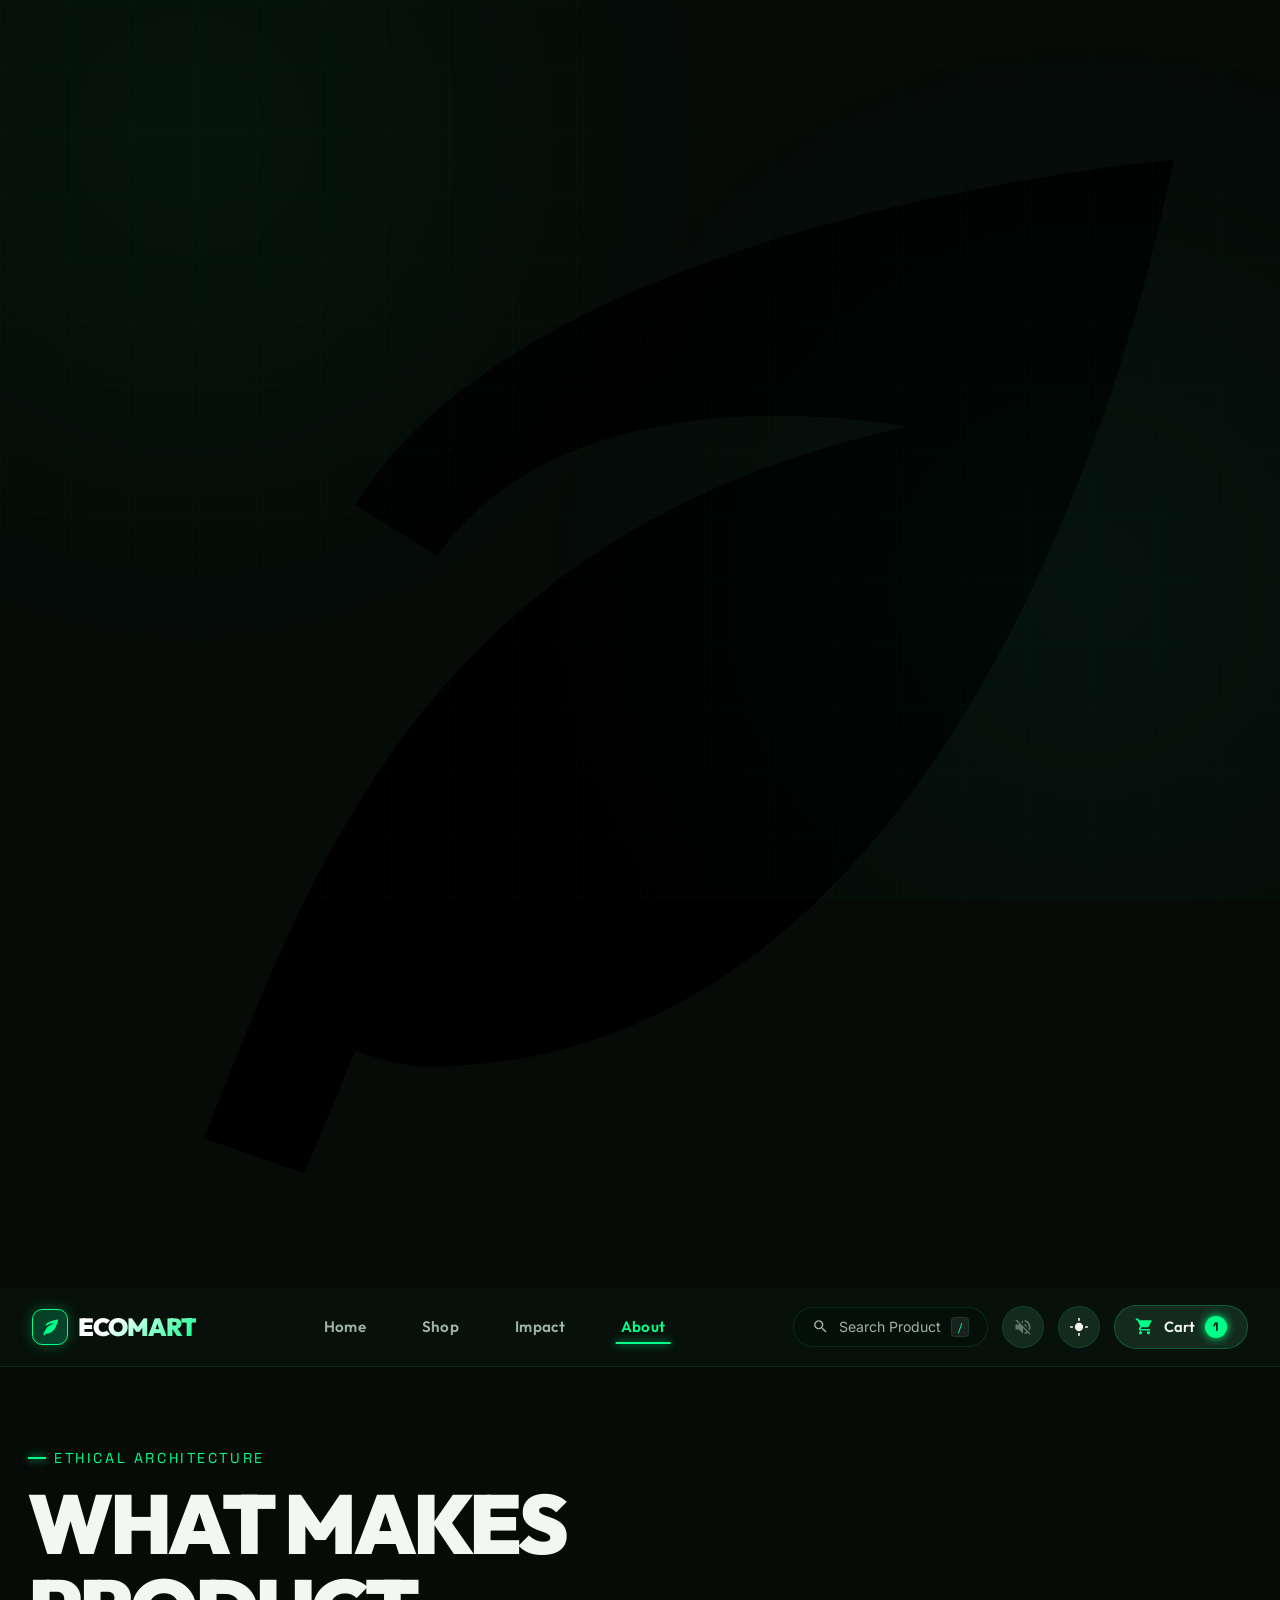
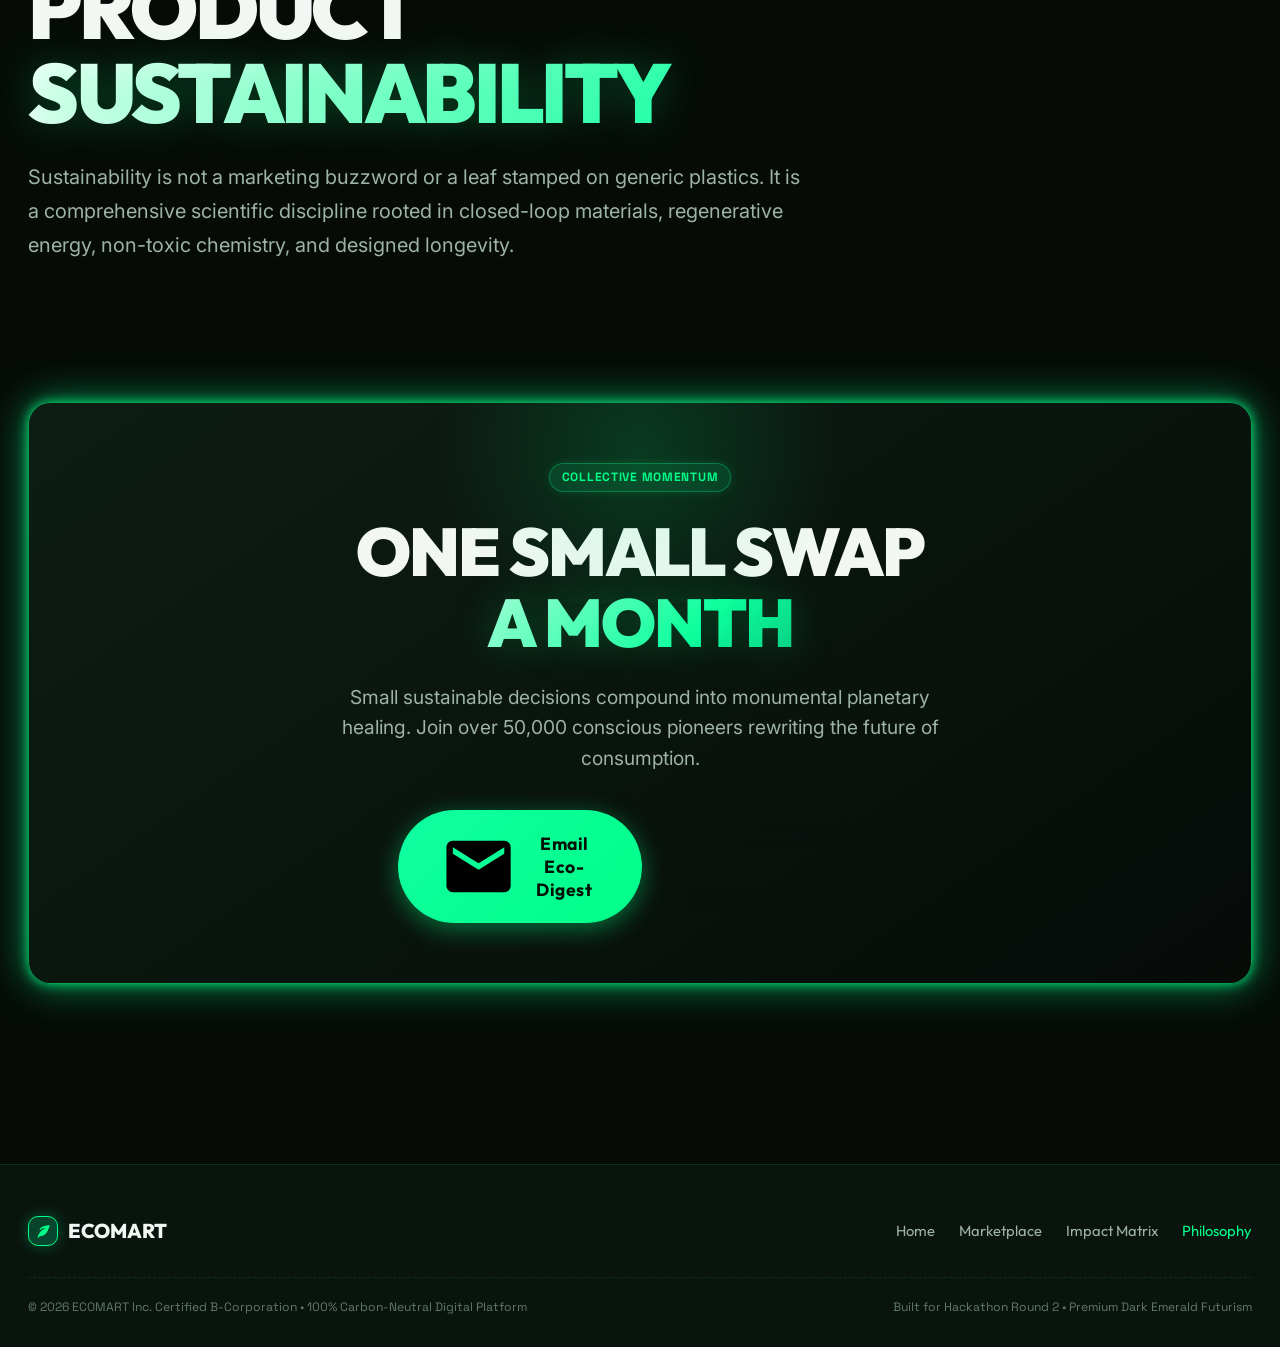
<file: about.html>
<!DOCTYPE html>
<html lang="en">
<head>
  <meta charset="UTF-8" />
  <meta name="viewport" content="width=device-width, initial-scale=1.0" />
  <title>Sustainability Philosophy — Ecomart | What Makes Product Sustainability</title>
  <meta name="description" content="Discover Ecomart's 5 core sustainability principles: responsible materials, plastic-free packaging, low-impact manufacturing, extreme longevity, and closed-loop end of life." />

  <!-- Google Fonts -->
  <link rel="preconnect" href="https://fonts.googleapis.com" />
  <link rel="preconnect" href="https://fonts.gstatic.com" crossorigin />
  <link href="https://fonts.googleapis.com/css2?family=Inter:wght@300;400;500;600;700&family=Outfit:wght@400;500;600;700;800;900&family=Space+Grotesk:wght@500;600;700&display=swap" rel="stylesheet" />

  <!-- Stylesheets -->
  <link rel="stylesheet" href="styles/main.css" />
  <link rel="stylesheet" href="styles/navbar.css" />
  <link rel="stylesheet" href="styles/about.css" />
  <link rel="stylesheet" href="styles/cursor.css" />
</head>
<body>
  <!-- Custom Botanical Leaf Cursor -->
  <div id="custom-cursor" class="custom-cursor">
    <svg class="cursor-leaf-icon" viewBox="0 0 24 24">
      <path d="M17 8C8 10 5.9 16.17 3.82 21.34L5.71 22L6.66 19.7C7.14 19.87 7.64 20 8 20C19 20 22 3 22 3C22 3 10 4 6.66 9.47L8.2 10.42C10.74 6.75 17 8 17 8Z"/>
    </svg>
  </div>
  <div id="cursor-trail-dot" class="cursor-trail-dot"></div>

  <!-- Toast Notification Container -->
  <div id="toast-container"></div>

  <!-- Global Site Header -->
  <header class="site-header">
    <div class="container">
      <nav class="nav-wrapper" aria-label="Main Navigation">
        <!-- Brand Logo -->
        <a href="index.html" class="brand-logo">
          <div class="brand-icon-wrapper">
            <svg class="brand-leaf-svg" viewBox="0 0 24 24">
              <path d="M17 8C8 10 5.9 16.17 3.82 21.34L5.71 22L6.66 19.7C7.14 19.87 7.64 20 8 20C19 20 22 3 22 3C22 3 10 4 6.66 9.47L8.2 10.42C10.74 6.75 17 8 17 8Z"/>
            </svg>
          </div>
          <span class="brand-text">ECOMART</span>
        </a>

        <!-- Desktop Navigation Links -->
        <ul class="nav-links">
          <li><a href="index.html" class="nav-link">Home</a></li>
          <li><a href="shop.html" class="nav-link">Shop</a></li>
          <li><a href="impact.html" class="nav-link">Impact</a></li>
          <li><a href="about.html" class="nav-link active">About</a></li>
        </ul>

        <!-- Nav Actions -->
        <div class="nav-actions">
          <button id="search-trigger-btn" class="search-trigger-btn" aria-label="Search Products">
            <svg style="width: 17px; height: 17px; fill: currentColor;" viewBox="0 0 24 24">
              <path d="M15.5 14h-.79l-.28-.27A6.471 6.471 0 0 0 16 9.5 6.5 6.5 0 1 0 9.5 16c1.61 0 3.09-.59 4.23-1.57l.27.28v.79l5 4.99L20.49 19l-4.99-5zm-6 0C7.01 14 5 11.99 5 9.5S7.01 5 9.5 5 14 7.01 14 9.5 11.99 14 9.5 14z"/>
            </svg>
            <span class="search-label">Search Product</span>
            <span class="search-kbd">/</span>
          </button>

          <button id="sfx-toggle-btn" class="theme-toggle-btn" aria-label="Toggle Audio Feedback" title="Enable Cyber-Chimes">
            <svg style="width: 20px; height: 20px; fill: var(--text-muted);" viewBox="0 0 24 24">
              <path d="M16.5 12c0-1.77-1.02-3.29-2.5-4.03v2.21l2.45 2.45c.03-.2.05-.41.05-.63zm2.5 0c0 .94-.2 1.82-.54 2.64l1.51 1.51C20.63 14.91 21 13.5 21 12c0-4.28-2.99-7.86-7-8.77v2.06c2.89.86 5 3.54 5 6.71zM4.27 3L3 4.27 7.73 9H3v6h4l5 5v-6.73l4.25 4.25c-.67.52-1.42.93-2.25 1.18v2.06c1.38-.31 2.63-.95 3.69-1.81L19.73 21 21 19.73l-9-9L4.27 3zM12 4L9.91 6.09 12 8.18V4z"/>
            </svg>
          </button>

          <button id="theme-toggle-btn" class="theme-toggle-btn" aria-label="Toggle Theme" title="Toggle Theme">
            <svg style="width: 20px; height: 20px; fill: currentColor;" viewBox="0 0 24 24">
              <path d="M12 7c-2.76 0-5 2.24-5 5s2.24 5 5 5 5-2.24 5-5-2.24-5-5-5zM2 13h2c.55 0 1-.45 1-1s-.45-1-1-1H2c-.55 0-1 .45-1 1s.45 1 1 1zm18 0h2c.55 0 1-.45 1-1s-.45-1-1-1h-2c-.55 0-1 .45-1 1s.45 1 1 1zM11 2v2c0 .55.45 1 1 1s1-.45 1-1V2c0-.55-.45-1-1-1s-1 .45-1 1zm0 18v2c0 .55.45 1 1 1s1-.45 1-1v-2c0-.55-.45-1-1-1s-1 .45-1 1z"/>
            </svg>
          </button>

          <button id="cart-trigger-btn" class="cart-trigger-btn" aria-label="Open Cart">
            <svg class="cart-leaf-icon" style="width: 19px; height: 19px; fill: var(--accent-neon);" viewBox="0 0 24 24">
              <path d="M7 18c-1.1 0-1.99.9-1.99 2S5.9 22 7 22s2-.9 2-2-.9-2-2-2zM1 2v2h2l3.6 7.59-1.35 2.45c-.16.28-.25.61-.25.96 0 1.1.9 2 2 2h12v-2H7.42c-.14 0-.25-.11-.25-.25l.03-.12.9-1.63h7.45c.75 0 1.41-.41 1.75-1.03l3.58-6.49c.08-.14.12-.31.12-.48 0-.55-.45-1-1-1H5.21l-.94-2H1zm16 16c-1.1 0-1.99.9-1.99 2s.89 2 1.99 2 2-.9 2-2-.9-2-2-2z"/>
            </svg>
            <span>Cart</span>
            <span id="cart-badge" class="cart-badge">0</span>
          </button>

          <button id="hamburger-btn" class="hamburger-btn" aria-label="Toggle mobile menu">
            <span class="hamburger-line"></span>
            <span class="hamburger-line"></span>
            <span class="hamburger-line"></span>
          </button>
        </div>
      </nav>
    </div>

    <!-- Mobile Drawer -->
    <div id="mobile-nav-drawer" class="mobile-nav-drawer">
      <ul class="mobile-nav-links">
        <li><a href="index.html" class="mobile-nav-link">Home</a></li>
        <li><a href="shop.html" class="mobile-nav-link">Shop Marketplace</a></li>
        <li><a href="impact.html" class="mobile-nav-link">Impact & Metrics</a></li>
        <li><a href="about.html" class="mobile-nav-link active">Sustainability Philosophy</a></li>
      </ul>
    </div>
  </header>

  <!-- ==========================================================================
       DEDICATED ABOUT & PHILOSOPHY VIEW
       ========================================================================== -->
  <main class="view-section" style="padding-top: 30px;">
    <section class="about-section">
      <div class="container">
        <!-- Editorial Header -->
        <div class="about-header">
          <span class="section-subtitle">Ethical Architecture</span>
          <h1 class="about-headline">
            What Makes<br />
            Product<br />
            <span class="hero-title-highlight">Sustainability</span>
          </h1>
          <p class="about-intro-text">
            Sustainability is not a marketing buzzword or a leaf stamped on generic plastics. It is a comprehensive scientific discipline rooted in closed-loop materials, regenerative energy, non-toxic chemistry, and designed longevity.
          </p>
        </div>

        <!-- Expandable Accordion Principles -->
        <div id="sustainability-accordion-container" class="sustainability-accordion-list"></div>

        <!-- Final CTA Section: One Small Swap a Month -->
        <div class="final-cta-card">
          <span class="badge badge-neon">Collective Momentum</span>
          <h2 class="final-cta-headline">
            One Small Swap<br />
            <span class="hero-title-highlight">A Month</span>
          </h2>
          <p class="final-cta-subtext">
            Small sustainable decisions compound into monumental planetary healing. Join over 50,000 conscious pioneers rewriting the future of consumption.
          </p>

          <div class="capsule-group">
            <button id="capsule-email-btn" class="capsule-btn capsule-email" aria-label="Subscribe with Email">
              <svg class="capsule-icon" viewBox="0 0 24 24">
                <path d="M20 4H4c-1.1 0-1.99.9-1.99 2L2 18c0 1.1.9 2 2 2h16c1.1 0 2-.9 2-2V6c0-1.1-.9-2-2-2zm0 4l-8 5-8-5V6l8 5 8-5v2z"/>
              </svg>
              <span>Email Eco-Digest</span>
            </button>

            <button id="capsule-login-btn" class="capsule-btn capsule-login" aria-label="Member Login">
              <svg class="capsule-icon" viewBox="0 0 24 24">
                <path d="M12 12c2.21 0 4-1.79 4-4s-1.79-4-4-4-4 1.79-4 4 1.79 4 4 4zm0 2c-2.67 0-8 1.34-8 4v2h16v-2c0-2.66-5.33-4-8-4z"/>
              </svg>
              <span>Member Login</span>
            </button>
          </div>
        </div>
      </div>
    </section>
  </main>

  <!-- Slide-Out Cart Drawer -->
  <div id="cart-drawer-backdrop" class="cart-drawer-backdrop">
    <div class="cart-drawer">
      <div class="cart-header">
        <div class="cart-header-title">
          <span>Your Eco-Cart</span>
          <span class="badge badge-neon" id="cart-drawer-count">0 items</span>
        </div>
        <button id="cart-close-btn" class="btn-icon" aria-label="Close Cart">
          <svg style="width: 20px; height: 20px; fill: currentColor;" viewBox="0 0 24 24">
            <path d="M19 6.41L17.59 5 12 10.59 6.41 5 5 6.41 10.59 12 5 17.59 6.41 19 12 13.41 17.59 19 19 17.59 13.41 12z"/>
          </svg>
        </button>
      </div>

      <div class="cart-progress-bar-wrapper">
        <div class="cart-progress-info">
          <span id="cart-shipping-text">Add $50 for Free Carbon-Neutral Shipping</span>
          <span id="cart-shipping-percent">0%</span>
        </div>
        <div class="cart-progress-track">
          <div id="cart-progress-fill" class="cart-progress-fill" style="width: 0%;"></div>
        </div>
      </div>

      <div id="cart-items-list" class="cart-items-list"></div>

      <div class="cart-footer">
        <div class="cart-impact-pill">
          <svg style="width: 16px; height: 16px; fill: var(--accent-neon);" viewBox="0 0 24 24">
            <path d="M17 8C8 10 5.9 16.17 3.82 21.34L5.71 22L6.66 19.7C7.14 19.87 7.64 20 8 20C19 20 22 3 22 3C22 3 10 4 6.66 9.47L8.2 10.42C10.74 6.75 17 8 17 8Z"/>
          </svg>
          <span id="cart-impact-text">0.0 kg CO₂ & 0 plastic units avoided</span>
        </div>

        <div class="cart-summary-row">
          <span class="cart-subtotal-label">Subtotal</span>
          <span id="cart-subtotal-val" class="cart-subtotal-val">$0.00</span>
        </div>

        <button id="cart-checkout-btn" class="btn btn-primary btn-checkout" disabled>
          Carbon-Neutral Checkout
        </button>
      </div>
    </div>
  </div>

  <!-- Newsletter Email Modal -->
  <div id="email-modal-backdrop" class="auth-modal-backdrop">
    <div class="auth-modal-card">
      <button id="email-modal-close-btn" class="product-modal-close-btn" aria-label="Close">&times;</button>
      <div id="email-modal-content">
        <span class="badge badge-neon">Ecomart Newsletter</span>
        <h2 style="font-size: 1.8rem; font-weight: 800; margin-top: 8px;">Stay in the Loop</h2>
        <p style="color: var(--text-secondary); font-size: 0.92rem; margin-bottom: 16px;">
          Receive curated zero-waste guides, exclusive Platform 12 drops, and a verified mangrove tree planted in your name on subscription.
        </p>
        <form id="email-newsletter-form" class="auth-form">
          <div class="form-group">
            <label class="form-label" for="newsletter-email-input">Your email</label>
            <input type="email" id="newsletter-email-input" class="form-input" required placeholder="pioneer@sustainable.eco" />
          </div>
          <button type="submit" class="btn btn-primary" style="width: 100%; padding: 16px;">
            Join Ecomart
          </button>
        </form>
      </div>
    </div>
  </div>

  <!-- Member Login Modal -->
  <div id="login-modal-backdrop" class="auth-modal-backdrop">
    <div class="auth-modal-card">
      <button id="login-modal-close-btn" class="product-modal-close-btn" aria-label="Close">&times;</button>
      <div id="login-modal-content">
        <span class="badge badge-neon">Cyber-Emerald Vault</span>
        <h2 style="font-size: 1.8rem; font-weight: 800; margin-top: 8px;">Member Login</h2>
        <p style="color: var(--text-secondary); font-size: 0.92rem; margin-bottom: 16px;">
          Sign in to sync your lifetime plastics avoidance dashboard and unlock member-tier Platform 12 discounts.
        </p>
        <form id="member-login-form" class="auth-form">
          <div class="form-group">
            <label class="form-label" for="login-email">Email</label>
            <input type="email" id="login-email" class="form-input" required placeholder="pioneer@ecomart.eco" value="pioneer@ecomart.eco" />
          </div>
          <div class="form-group">
            <label class="form-label" for="login-password">Password</label>
            <input type="password" id="login-password" class="form-input" required placeholder="••••••••••••" value="ecofuture2026" />
          </div>
          <button type="submit" class="btn btn-primary" style="width: 100%; padding: 16px;">
            Log In
          </button>
          <button type="button" id="login-guest-btn" class="btn btn-secondary" style="width: 100%; padding: 14px; margin-top: 8px;">
            Continue as Guest
          </button>
        </form>
      </div>
    </div>
  </div>

  <!-- Search Modal -->
  <div id="search-modal-backdrop" class="search-modal-backdrop">
    <div class="search-modal-card">
      <div class="search-modal-header">
        <svg style="width: 20px; height: 20px; fill: var(--accent-neon);" viewBox="0 0 24 24">
          <path d="M15.5 14h-.79l-.28-.27A6.471 6.471 0 0 0 16 9.5 6.5 6.5 0 1 0 9.5 16c1.61 0 3.09-.59 4.23-1.57l.27.28v.79l5 4.99L20.49 19l-4.99-5zm-6 0C7.01 14 5 11.99 5 9.5S7.01 5 9.5 5 14 7.01 14 9.5 11.99 14 9.5 14z"/>
        </svg>
        <input type="text" id="search-input-field" class="search-modal-input" placeholder="Search eco-products, materials, benefits (e.g. bamboo, bottle, tote)..." />
        <button id="search-close-btn" class="btn-icon" aria-label="Close Search">&times;</button>
      </div>
      <div id="search-results-list" class="search-results-list"></div>
    </div>
  </div>

  <!-- Global Footer -->
  <footer style="border-top: 1px solid var(--border-subtle); padding: 50px 0 30px; background: var(--bg-secondary); margin-top: 80px;">
    <div class="container">
      <div style="display: flex; justify-content: space-between; align-items: center; flex-wrap: wrap; gap: 20px; margin-bottom: 30px;">
        <div style="display: flex; align-items: center; gap: 10px;">
          <div class="brand-icon-wrapper" style="width: 30px; height: 30px;">
            <svg class="brand-leaf-svg" style="width: 16px; height: 16px;" viewBox="0 0 24 24">
              <path d="M17 8C8 10 5.9 16.17 3.82 21.34L5.71 22L6.66 19.7C7.14 19.87 7.64 20 8 20C19 20 22 3 22 3C22 3 10 4 6.66 9.47L8.2 10.42C10.74 6.75 17 8 17 8Z"/>
            </svg>
          </div>
          <span style="font-family: var(--font-display); font-weight: 800; font-size: 1.25rem;">ECOMART</span>
        </div>
        <div style="display: flex; gap: 24px; font-family: var(--font-display); font-size: 0.92rem; color: var(--text-secondary);">
          <a href="index.html" style="color: inherit; text-decoration: none;">Home</a>
          <a href="shop.html" style="color: inherit; text-decoration: none;">Marketplace</a>
          <a href="impact.html" style="color: inherit; text-decoration: none;">Impact Matrix</a>
          <a href="about.html" style="color: var(--accent-neon); text-decoration: none;">Philosophy</a>
        </div>
      </div>
      <div style="display: flex; justify-content: space-between; align-items: center; flex-wrap: wrap; gap: 12px; font-family: var(--font-mono); font-size: 0.76rem; color: var(--text-muted); border-top: 1px dashed var(--border-subtle); padding-top: 20px;">
        <span>© 2026 ECOMART Inc. Certified B-Corporation • 100% Carbon-Neutral Digital Platform</span>
        <span>Built for Hackathon Round 2 • Premium Dark Emerald Futurism</span>
      </div>
    </div>
  </footer>

  <!-- Scripts -->
  <script src="js/sound.js"></script>
  <script src="js/data.js"></script>
  <script src="js/state.js"></script>
  <script src="js/cart.js"></script>
  <script src="js/about.js"></script>
  <script src="js/cursor.js"></script>
  <script src="js/app.js"></script>
</body>
</html>
</file>
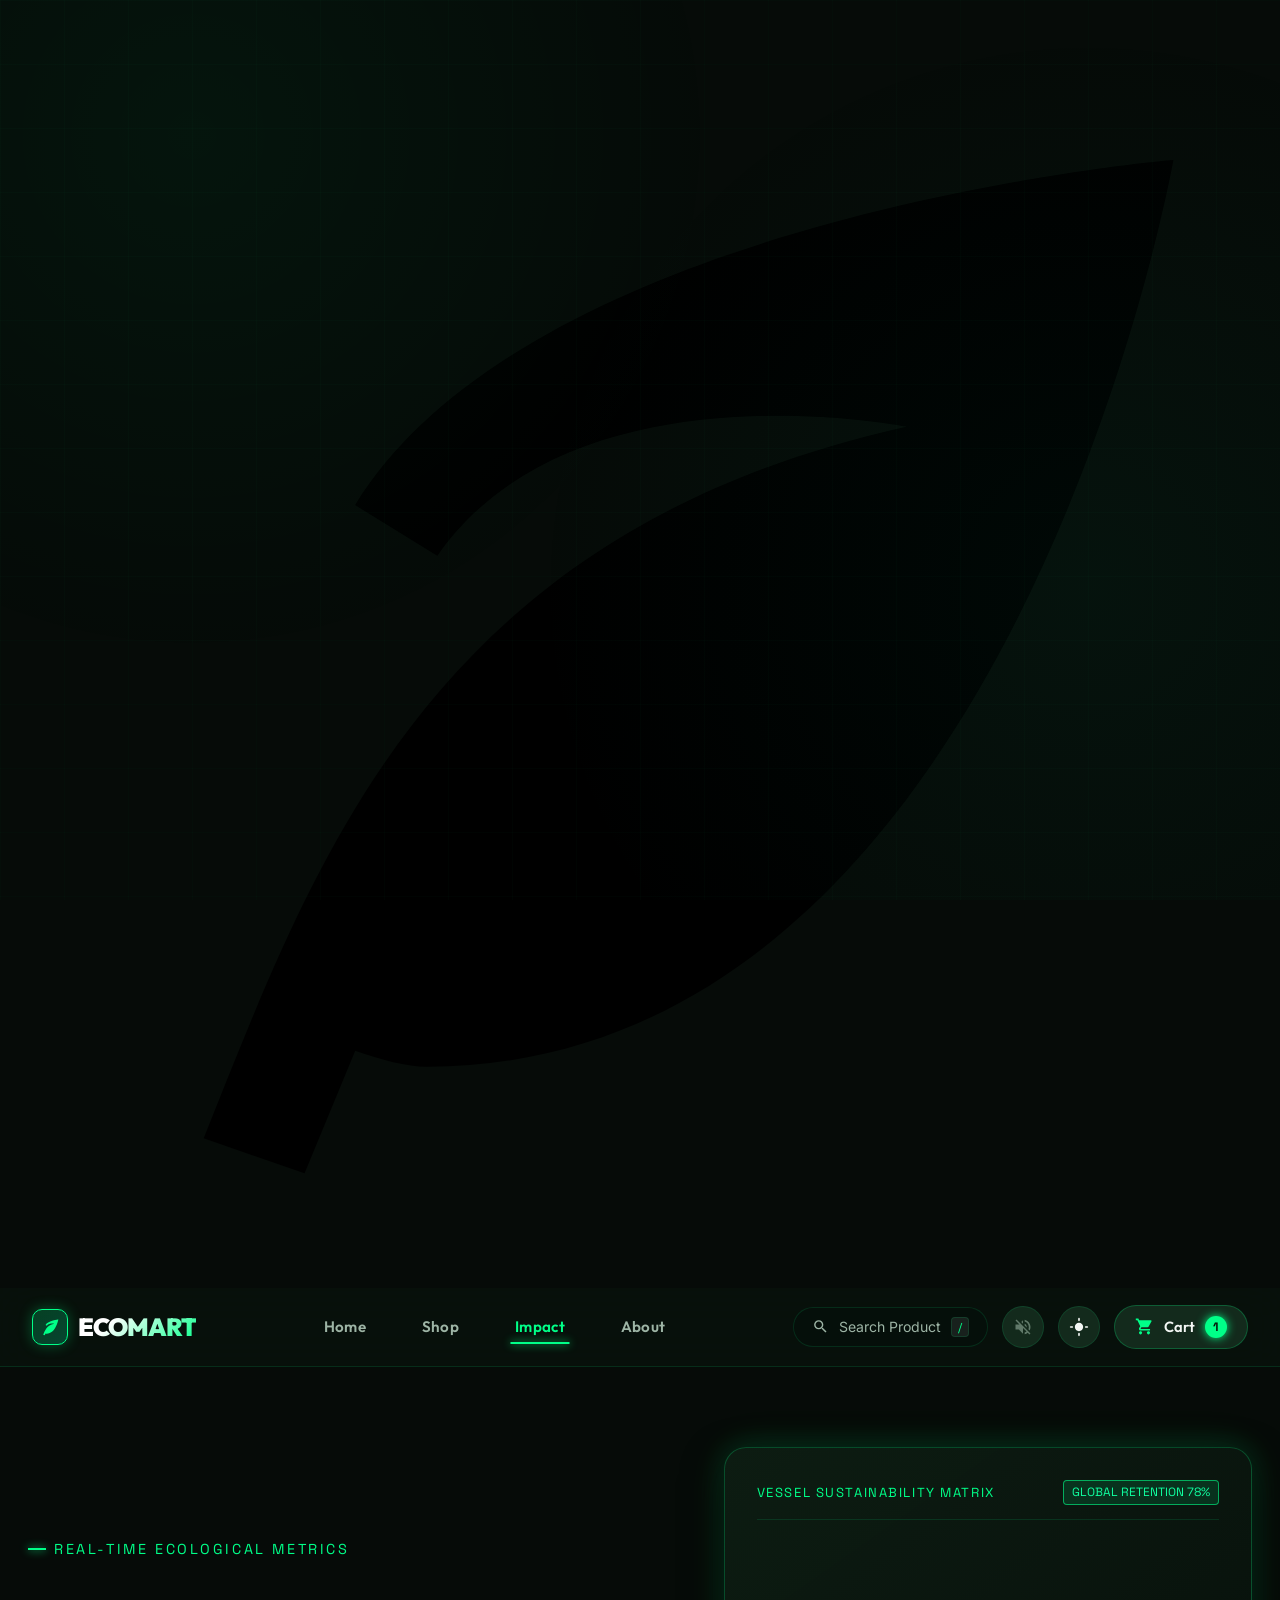
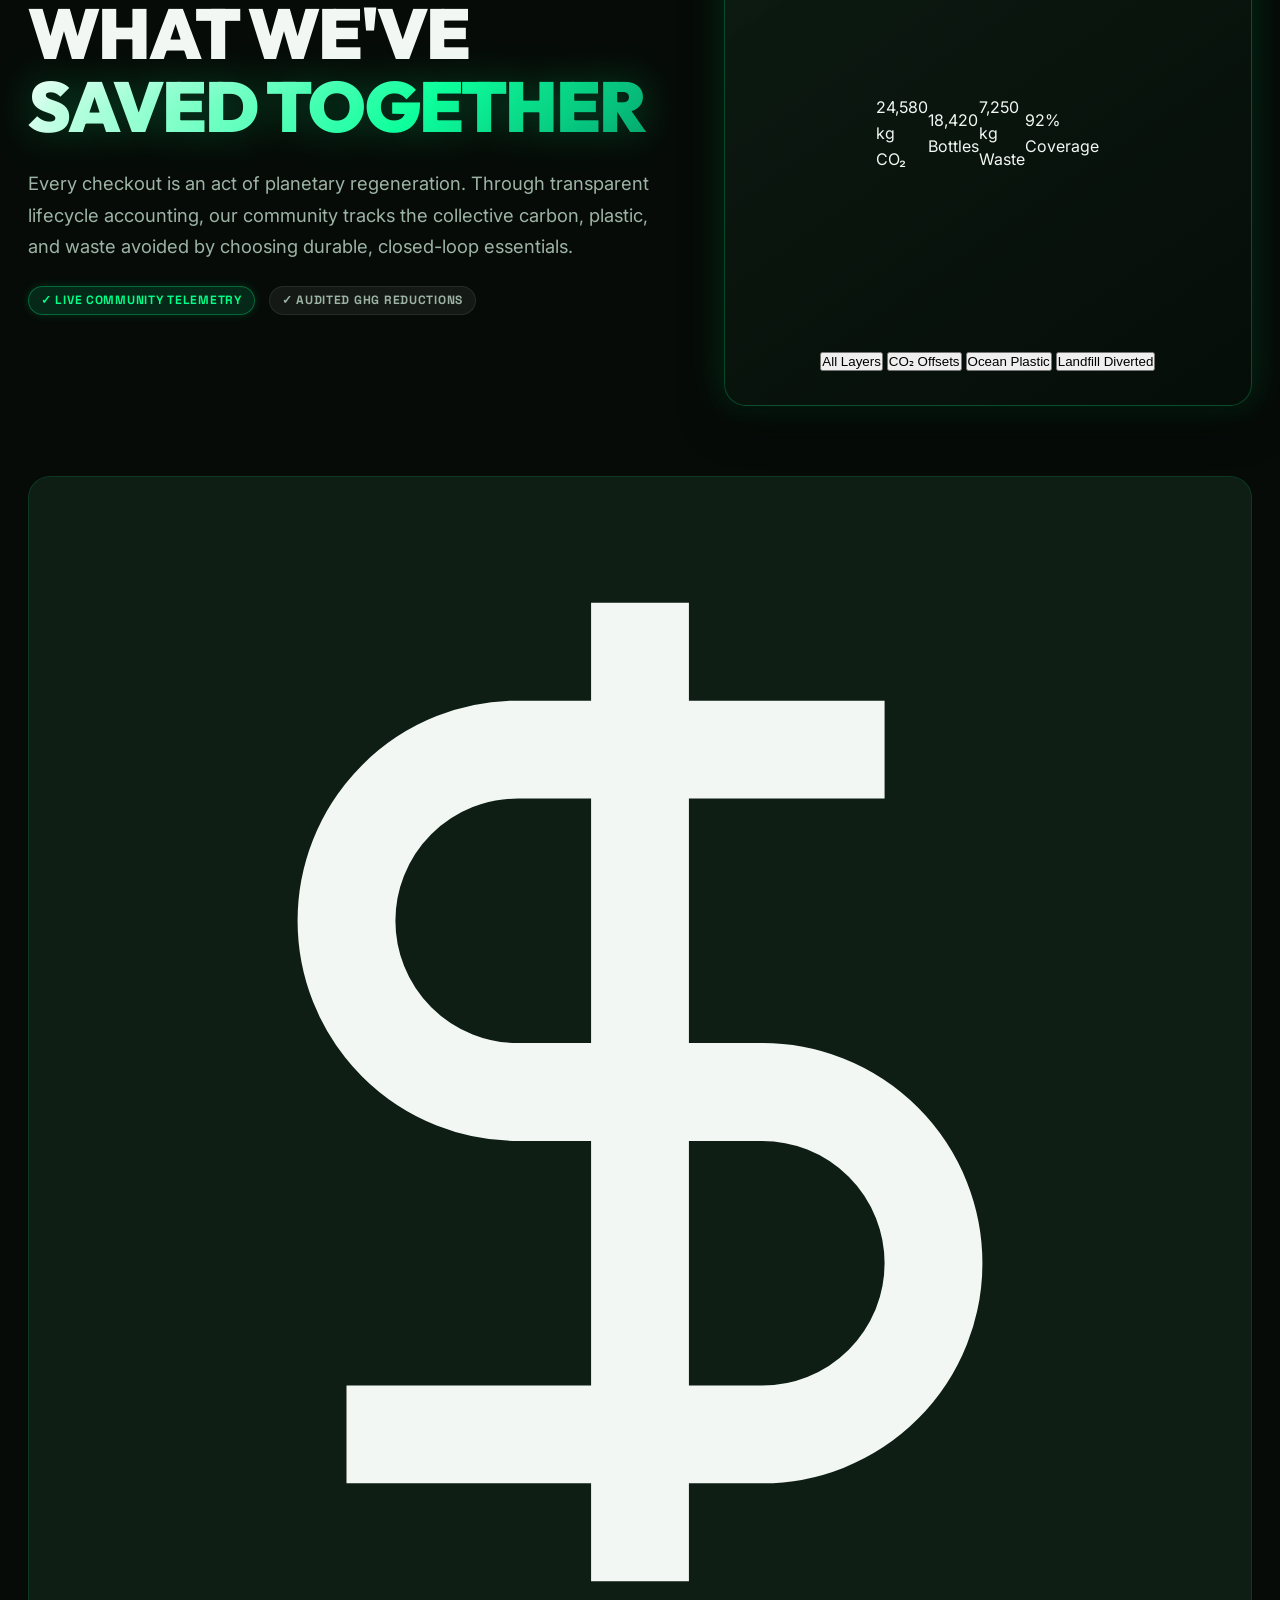
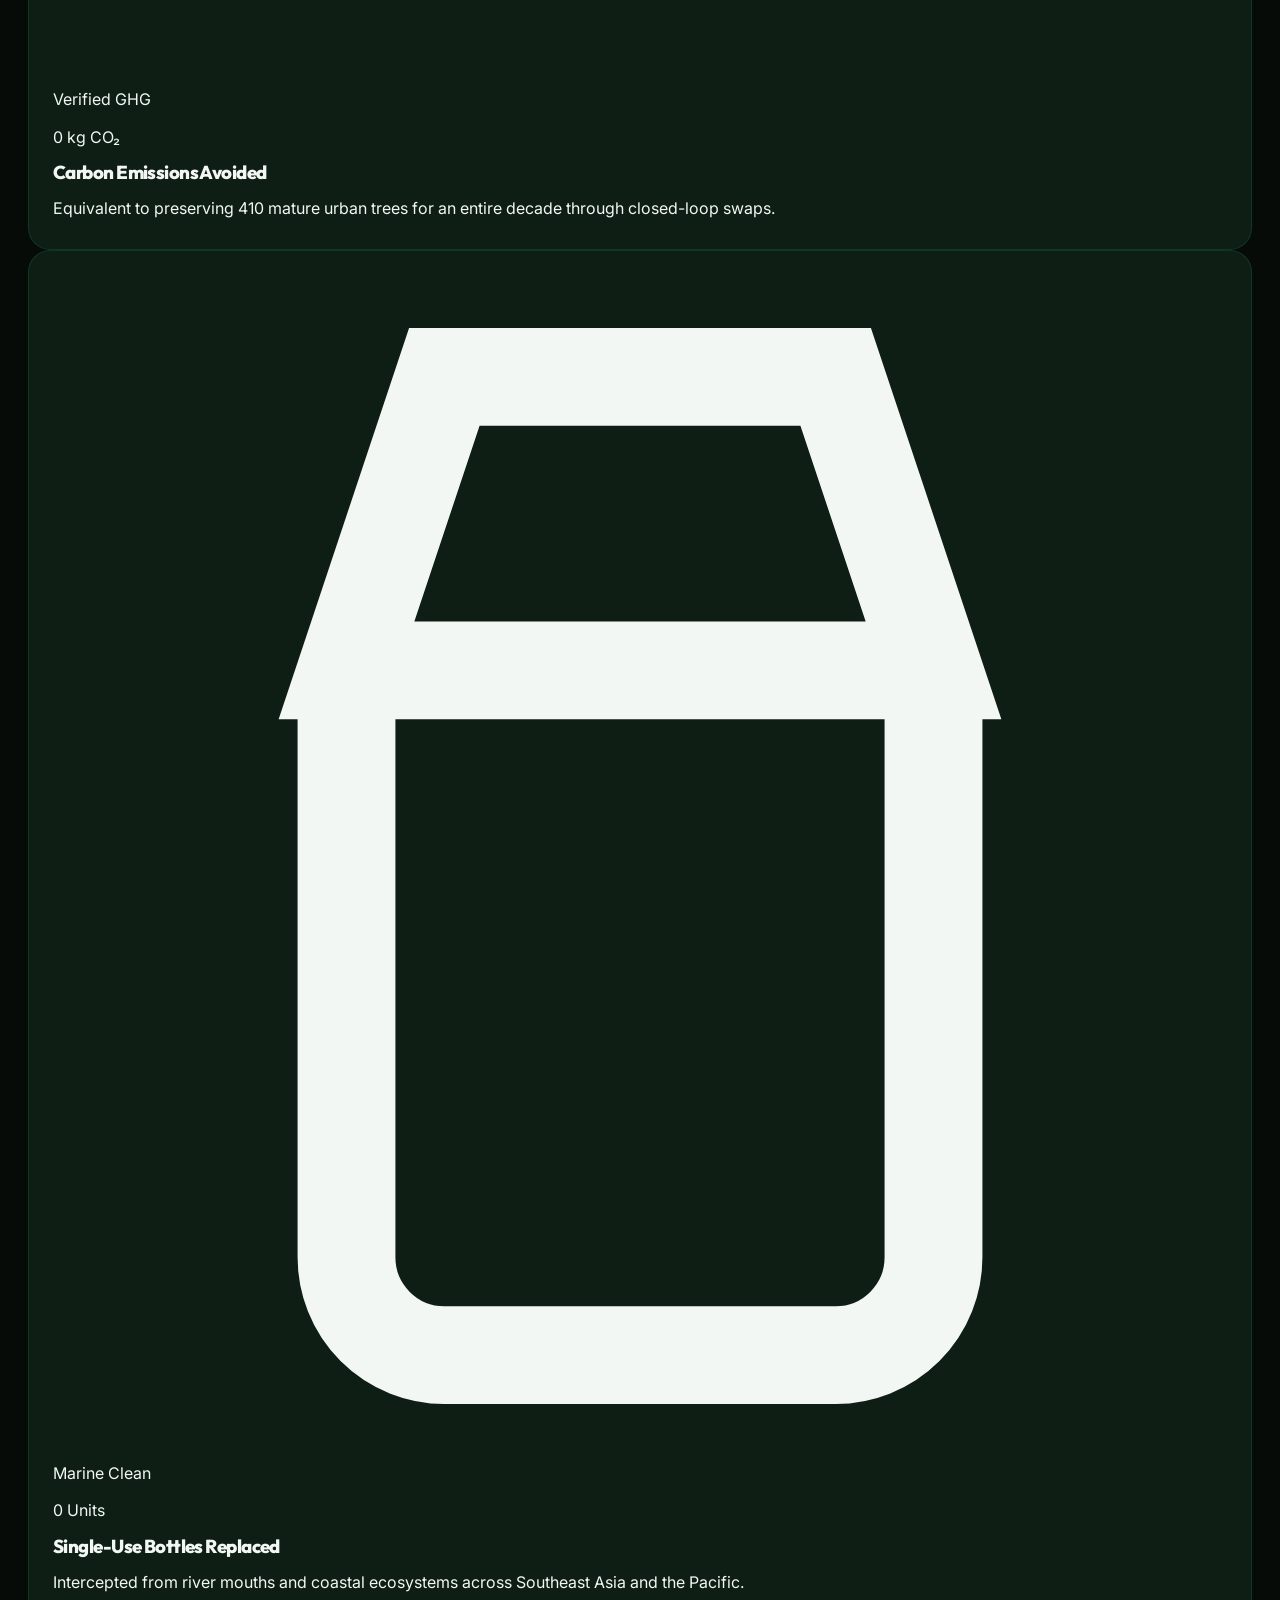
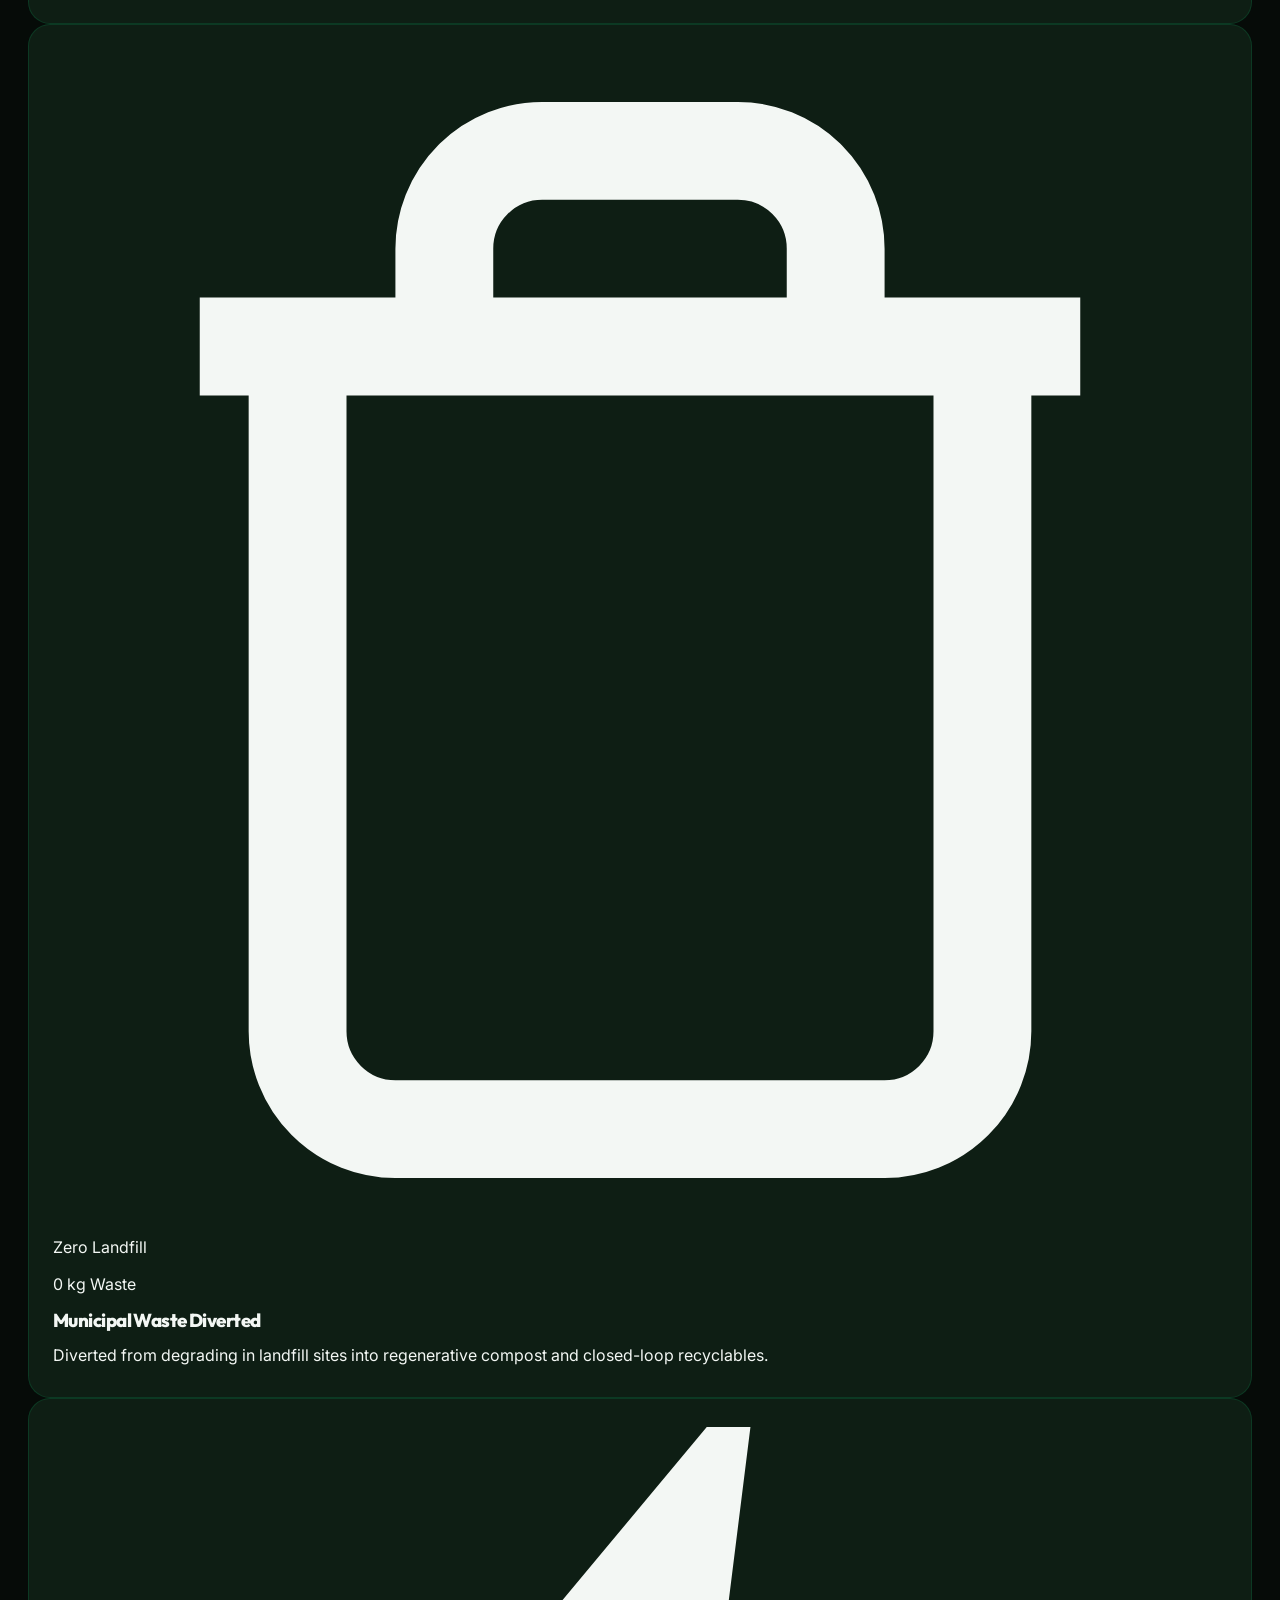
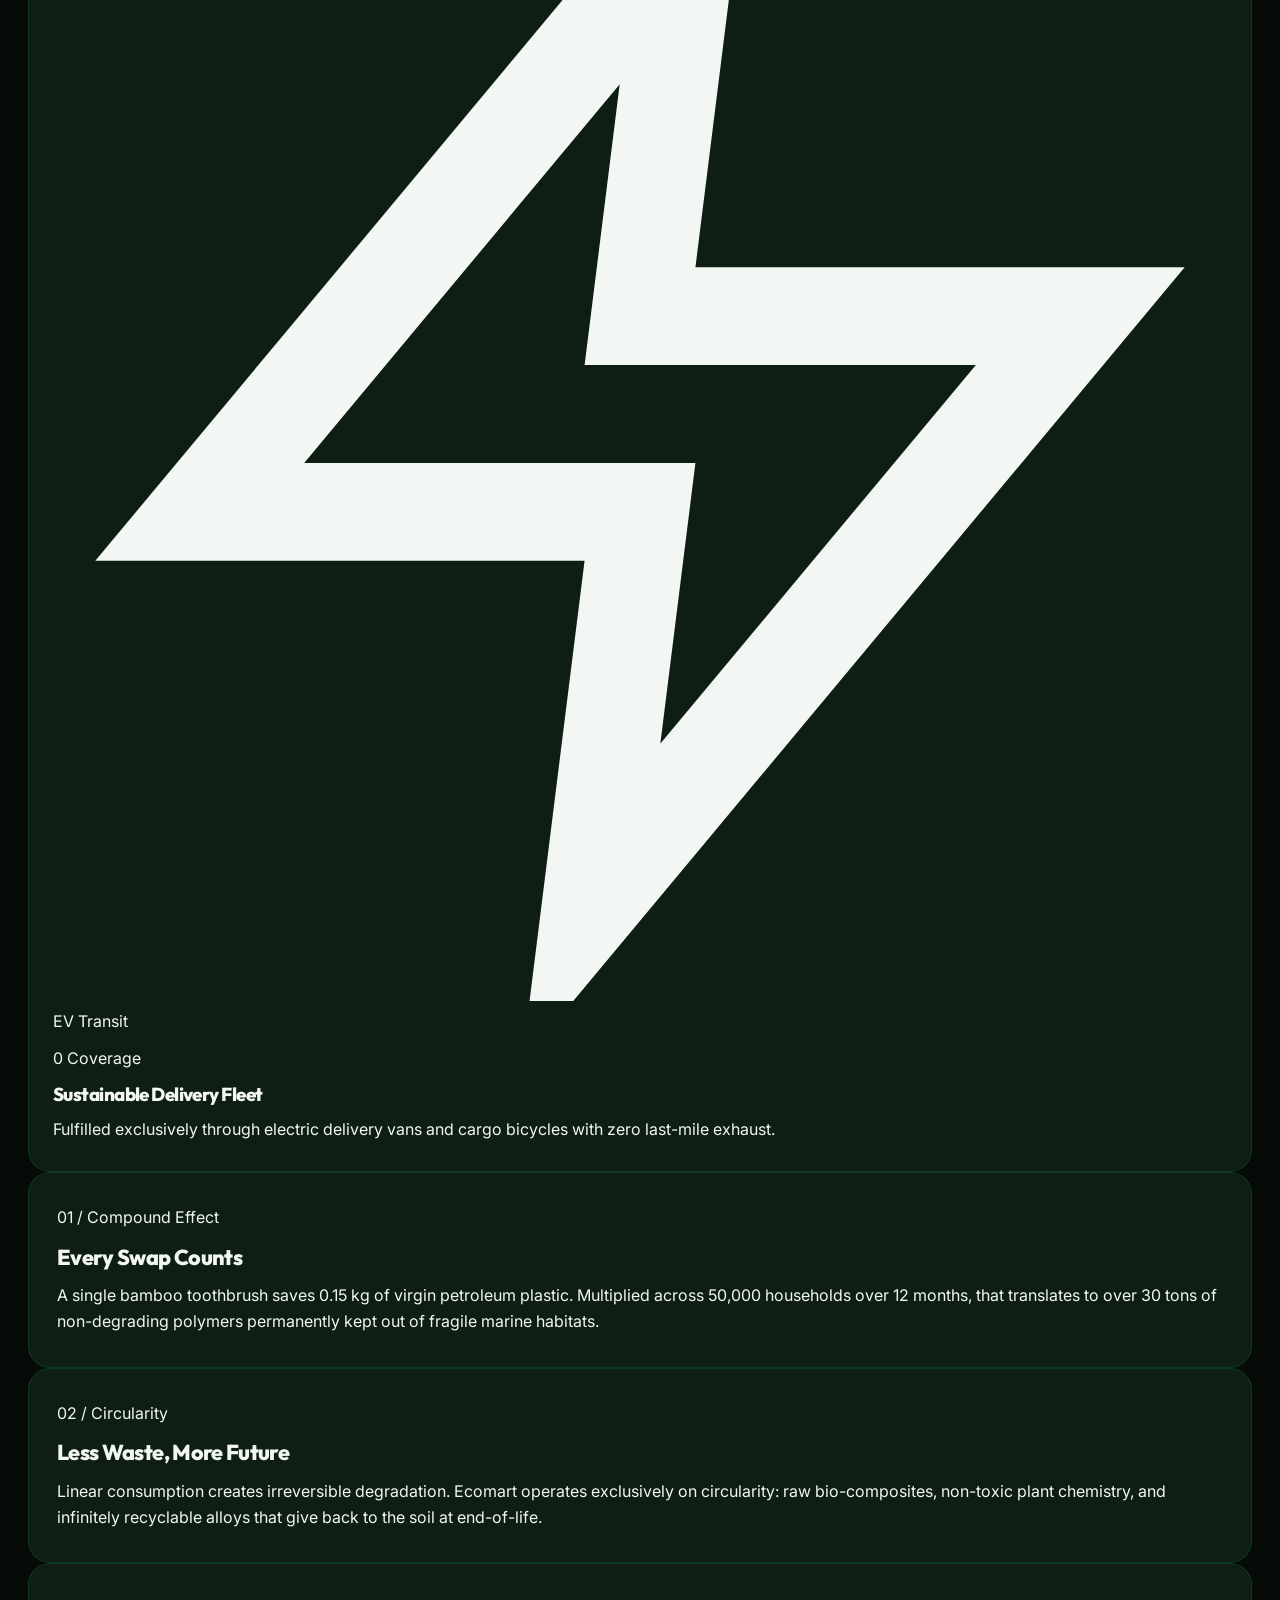
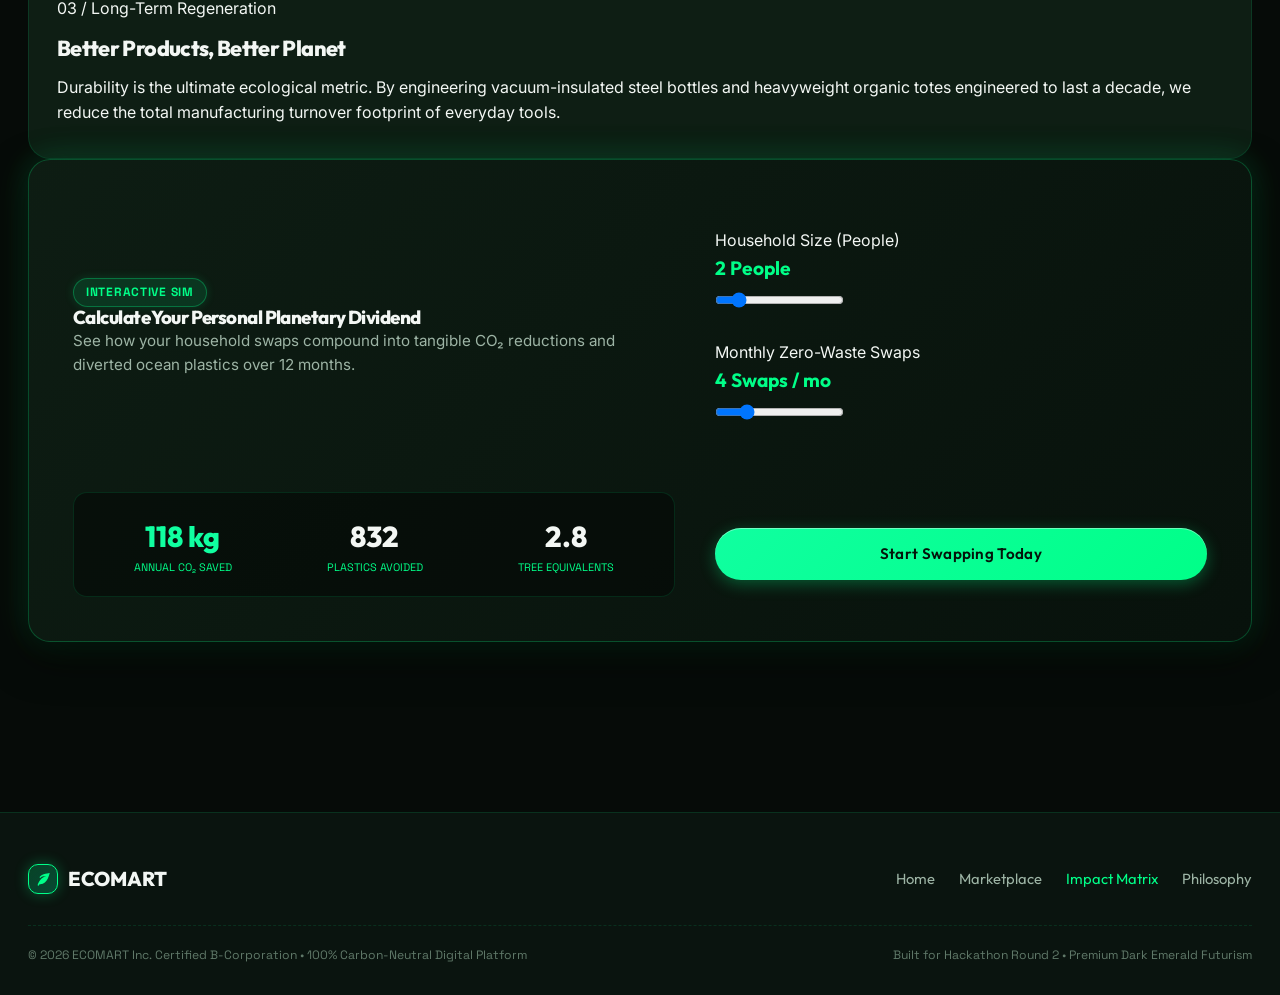
<file: impact.html>
<!DOCTYPE html>
<html lang="en">
<head>
  <meta charset="UTF-8" />
  <meta name="viewport" content="width=device-width, initial-scale=1.0" />
  <title>Impact Matrix — Ecomart | What We've Saved Together</title>
  <meta name="description" content="Explore real-time audited environmental savings, interactive vessel sustainability telemetry, and calculate your personal ecological dividends." />

  <!-- Google Fonts -->
  <link rel="preconnect" href="https://fonts.googleapis.com" />
  <link rel="preconnect" href="https://fonts.gstatic.com" crossorigin />
  <link href="https://fonts.googleapis.com/css2?family=Inter:wght@300;400;500;600;700&family=Outfit:wght@400;500;600;700;800;900&family=Space+Grotesk:wght@500;600;700&display=swap" rel="stylesheet" />

  <!-- Stylesheets -->
  <link rel="stylesheet" href="styles/main.css" />
  <link rel="stylesheet" href="styles/navbar.css" />
  <link rel="stylesheet" href="styles/impact.css" />
  <link rel="stylesheet" href="styles/cursor.css" />
</head>
<body>
  <!-- Custom Botanical Leaf Cursor -->
  <div id="custom-cursor" class="custom-cursor">
    <svg class="cursor-leaf-icon" viewBox="0 0 24 24">
      <path d="M17 8C8 10 5.9 16.17 3.82 21.34L5.71 22L6.66 19.7C7.14 19.87 7.64 20 8 20C19 20 22 3 22 3C22 3 10 4 6.66 9.47L8.2 10.42C10.74 6.75 17 8 17 8Z"/>
    </svg>
  </div>
  <div id="cursor-trail-dot" class="cursor-trail-dot"></div>

  <!-- Toast Notification Container -->
  <div id="toast-container"></div>

  <!-- Global Site Header -->
  <header class="site-header">
    <div class="container">
      <nav class="nav-wrapper" aria-label="Main Navigation">
        <!-- Brand Logo -->
        <a href="index.html" class="brand-logo">
          <div class="brand-icon-wrapper">
            <svg class="brand-leaf-svg" viewBox="0 0 24 24">
              <path d="M17 8C8 10 5.9 16.17 3.82 21.34L5.71 22L6.66 19.7C7.14 19.87 7.64 20 8 20C19 20 22 3 22 3C22 3 10 4 6.66 9.47L8.2 10.42C10.74 6.75 17 8 17 8Z"/>
            </svg>
          </div>
          <span class="brand-text">ECOMART</span>
        </a>

        <!-- Desktop Navigation Links -->
        <ul class="nav-links">
          <li><a href="index.html" class="nav-link">Home</a></li>
          <li><a href="shop.html" class="nav-link">Shop</a></li>
          <li><a href="impact.html" class="nav-link active">Impact</a></li>
          <li><a href="about.html" class="nav-link">About</a></li>
        </ul>

        <!-- Nav Actions -->
        <div class="nav-actions">
          <button id="search-trigger-btn" class="search-trigger-btn" aria-label="Search Products">
            <svg style="width: 17px; height: 17px; fill: currentColor;" viewBox="0 0 24 24">
              <path d="M15.5 14h-.79l-.28-.27A6.471 6.471 0 0 0 16 9.5 6.5 6.5 0 1 0 9.5 16c1.61 0 3.09-.59 4.23-1.57l.27.28v.79l5 4.99L20.49 19l-4.99-5zm-6 0C7.01 14 5 11.99 5 9.5S7.01 5 9.5 5 14 7.01 14 9.5 11.99 14 9.5 14z"/>
            </svg>
            <span class="search-label">Search Product</span>
            <span class="search-kbd">/</span>
          </button>

          <button id="sfx-toggle-btn" class="theme-toggle-btn" aria-label="Toggle Audio Feedback" title="Enable Cyber-Chimes">
            <svg style="width: 20px; height: 20px; fill: var(--text-muted);" viewBox="0 0 24 24">
              <path d="M16.5 12c0-1.77-1.02-3.29-2.5-4.03v2.21l2.45 2.45c.03-.2.05-.41.05-.63zm2.5 0c0 .94-.2 1.82-.54 2.64l1.51 1.51C20.63 14.91 21 13.5 21 12c0-4.28-2.99-7.86-7-8.77v2.06c2.89.86 5 3.54 5 6.71zM4.27 3L3 4.27 7.73 9H3v6h4l5 5v-6.73l4.25 4.25c-.67.52-1.42.93-2.25 1.18v2.06c1.38-.31 2.63-.95 3.69-1.81L19.73 21 21 19.73l-9-9L4.27 3zM12 4L9.91 6.09 12 8.18V4z"/>
            </svg>
          </button>

          <button id="theme-toggle-btn" class="theme-toggle-btn" aria-label="Toggle Theme" title="Toggle Theme">
            <svg style="width: 20px; height: 20px; fill: currentColor;" viewBox="0 0 24 24">
              <path d="M12 7c-2.76 0-5 2.24-5 5s2.24 5 5 5 5-2.24 5-5-2.24-5-5-5zM2 13h2c.55 0 1-.45 1-1s-.45-1-1-1H2c-.55 0-1 .45-1 1s.45 1 1 1zm18 0h2c.55 0 1-.45 1-1s-.45-1-1-1h-2c-.55 0-1 .45-1 1s.45 1 1 1zM11 2v2c0 .55.45 1 1 1s1-.45 1-1V2c0-.55-.45-1-1-1s-1 .45-1 1zm0 18v2c0 .55.45 1 1 1s1-.45 1-1v-2c0-.55-.45-1-1-1s-1 .45-1 1z"/>
            </svg>
          </button>

          <button id="cart-trigger-btn" class="cart-trigger-btn" aria-label="Open Cart">
            <svg class="cart-leaf-icon" style="width: 19px; height: 19px; fill: var(--accent-neon);" viewBox="0 0 24 24">
              <path d="M7 18c-1.1 0-1.99.9-1.99 2S5.9 22 7 22s2-.9 2-2-.9-2-2-2zM1 2v2h2l3.6 7.59-1.35 2.45c-.16.28-.25.61-.25.96 0 1.1.9 2 2 2h12v-2H7.42c-.14 0-.25-.11-.25-.25l.03-.12.9-1.63h7.45c.75 0 1.41-.41 1.75-1.03l3.58-6.49c.08-.14.12-.31.12-.48 0-.55-.45-1-1-1H5.21l-.94-2H1zm16 16c-1.1 0-1.99.9-1.99 2s.89 2 1.99 2 2-.9 2-2-.9-2-2-2z"/>
            </svg>
            <span>Cart</span>
            <span id="cart-badge" class="cart-badge">0</span>
          </button>

          <button id="hamburger-btn" class="hamburger-btn" aria-label="Toggle mobile menu">
            <span class="hamburger-line"></span>
            <span class="hamburger-line"></span>
            <span class="hamburger-line"></span>
          </button>
        </div>
      </nav>
    </div>

    <!-- Mobile Drawer -->
    <div id="mobile-nav-drawer" class="mobile-nav-drawer">
      <ul class="mobile-nav-links">
        <li><a href="index.html" class="mobile-nav-link">Home</a></li>
        <li><a href="shop.html" class="mobile-nav-link">Shop Marketplace</a></li>
        <li><a href="impact.html" class="mobile-nav-link active">Impact & Metrics</a></li>
        <li><a href="about.html" class="mobile-nav-link">Sustainability Philosophy</a></li>
      </ul>
    </div>
  </header>

  <!-- ==========================================================================
       DEDICATED IMPACT MATRIX VIEW
       ========================================================================== -->
  <main class="view-section" style="padding-top: 30px;">
    <section class="impact-section">
      <div class="container">
        <!-- Impact Hero Grid -->
        <div class="impact-hero-grid">
          <div class="impact-hero-content">
            <span class="section-subtitle">Real-Time Ecological Metrics</span>
            <h1 class="impact-hero-title">
              What We've<br />
              <span class="hero-title-highlight">Saved Together</span>
            </h1>
            <p class="impact-hero-desc">
              Every checkout is an act of planetary regeneration. Through transparent lifecycle accounting, our community tracks the collective carbon, plastic, and waste avoided by choosing durable, closed-loop essentials.
            </p>
            <div style="display: flex; gap: 14px; flex-wrap: wrap;">
              <span class="badge badge-neon">✓ Live Community Telemetry</span>
              <span class="badge badge-dark">✓ Audited GHG Reductions</span>
            </div>
          </div>

          <!-- Futuristic Bottle Visualization HUD -->
          <div class="impact-visualization-card">
            <div class="bottle-hud-header">
              <span class="bottle-hud-title">Vessel Sustainability Matrix</span>
              <span id="bottle-status-readout" class="bottle-hud-status">GLOBAL RETENTION 78%</span>
            </div>

            <div class="bottle-graphic-container">
              <!-- SVG Bottle Graphic -->
              <svg class="bottle-outline-svg" viewBox="0 0 200 360" fill="none" xmlns="http://www.w3.org/2000/svg">
                <defs>
                  <linearGradient id="neon-liquid-grad" x1="0%" y1="0%" x2="0%" y2="100%">
                    <stop offset="0%" stop-color="#00FF88" stop-opacity="0.85" />
                    <stop offset="100%" stop-color="#059669" stop-opacity="0.95" />
                  </linearGradient>
                  <linearGradient id="co2-liquid-grad" x1="0%" y1="0%" x2="0%" y2="100%">
                    <stop offset="0%" stop-color="#10FFA0" stop-opacity="0.9" />
                    <stop offset="100%" stop-color="#065F46" stop-opacity="0.95" />
                  </linearGradient>
                  <linearGradient id="ocean-liquid-grad" x1="0%" y1="0%" x2="0%" y2="100%">
                    <stop offset="0%" stop-color="#06B6D4" stop-opacity="0.85" />
                    <stop offset="100%" stop-color="#047857" stop-opacity="0.95" />
                  </linearGradient>
                  <clipPath id="bottle-inner-mask">
                    <path d="M75 10 C75 6 78 4 82 4 L118 4 C122 4 125 6 125 10 L125 45 C125 55 132 68 142 78 L154 90 C166 102 172 118 172 135 L172 320 C172 342 154 356 132 356 L68 356 C46 356 28 342 28 320 L28 135 C28 118 34 102 46 90 L58 78 C68 68 75 55 75 45 Z" />
                  </clipPath>
                </defs>

                <!-- Outer Glass Hull -->
                <path d="M75 10 C75 6 78 4 82 4 L118 4 C122 4 125 6 125 10 L125 45 C125 55 132 68 142 78 L154 90 C166 102 172 118 172 135 L172 320 C172 342 154 356 132 356 L68 356 C46 356 28 342 28 320 L28 135 C28 118 34 102 46 90 L58 78 C68 68 75 55 75 45 Z" 
                      stroke="var(--accent-neon)" stroke-width="2" fill="rgba(0, 255, 136, 0.03)" />
                
                <!-- Internal Dynamic Liquid Fill with Wave Clip -->
                <g clip-path="url(#bottle-inner-mask)">
                  <rect id="bottle-liquid-rect" class="bottle-liquid" x="0" y="100" width="200" height="260" fill="url(#neon-liquid-grad)" />
                  <!-- Grid measurement tick lines -->
                  <line x1="28" y1="120" x2="60" y2="120" stroke="rgba(0, 255, 136, 0.4)" stroke-width="1" />
                  <line x1="28" y1="180" x2="70" y2="180" stroke="rgba(0, 255, 136, 0.4)" stroke-width="1" />
                  <line x1="28" y1="240" x2="60" y2="240" stroke="rgba(0, 255, 136, 0.4)" stroke-width="1" />
                  <line x1="28" y1="300" x2="80" y2="300" stroke="rgba(0, 255, 136, 0.4)" stroke-width="1" />
                </g>

                <!-- Bottle Cap Laser Accents -->
                <rect x="78" y="2" width="44" height="12" rx="3" fill="#0A1610" stroke="var(--accent-neon)" stroke-width="1.5" />
              </svg>

              <!-- Dynamic Data Pins Overlay -->
              <div class="bottle-data-pin pin-co2">
                <span class="pin-dot"></span>
                <span class="pin-text">24,580 kg CO₂</span>
              </div>
              <div class="bottle-data-pin pin-bottles">
                <span class="pin-dot"></span>
                <span class="pin-text">18,420 Bottles</span>
              </div>
              <div class="bottle-data-pin pin-waste">
                <span class="pin-dot"></span>
                <span class="pin-text">7,250 kg Waste</span>
              </div>
              <div class="bottle-data-pin pin-delivery">
                <span class="pin-dot"></span>
                <span class="pin-text">92% Coverage</span>
              </div>
            </div>

            <!-- Layer Switches -->
            <div class="bottle-layer-switches">
              <button class="layer-switch-btn active" data-layer="all">All Layers</button>
              <button class="layer-switch-btn" data-layer="co2">CO₂ Offsets</button>
              <button class="layer-switch-btn" data-layer="plastic">Ocean Plastic</button>
              <button class="layer-switch-btn" data-layer="landfill">Landfill Diverted</button>
            </div>
          </div>
        </div>

        <!-- 4 Primary Animated Stats Grid -->
        <div class="impact-stats-grid">
          <!-- Card 1 -->
          <div class="impact-stat-card">
            <div class="impact-stat-top">
              <div class="impact-stat-icon-wrapper">
                <svg class="impact-stat-icon" viewBox="0 0 24 24" fill="none" stroke="currentColor" stroke-width="2">
                  <path d="M12 2v20M17 5H9.5a3.5 3.5 0 0 0 0 7h5a3.5 3.5 0 0 1 0 7H6"></path>
                </svg>
              </div>
              <span class="impact-stat-badge">Verified GHG</span>
            </div>
            <div class="impact-stat-number-wrapper">
              <span class="impact-stat-value count-up" data-target="24580" data-prefix="" data-suffix="">0</span>
              <span class="impact-stat-unit">kg CO₂</span>
            </div>
            <h3 class="impact-stat-title">Carbon Emissions Avoided</h3>
            <p class="impact-stat-desc">
              Equivalent to preserving 410 mature urban trees for an entire decade through closed-loop swaps.
            </p>
          </div>

          <!-- Card 2 -->
          <div class="impact-stat-card">
            <div class="impact-stat-top">
              <div class="impact-stat-icon-wrapper">
                <svg class="impact-stat-icon" viewBox="0 0 24 24" fill="none" stroke="currentColor" stroke-width="2">
                  <path d="M8 2h8l2 6H6l2-6zM6 8v12a2 2 0 0 0 2 2h8a2 2 0 0 0 2-2V8"></path>
                </svg>
              </div>
              <span class="impact-stat-badge">Marine Clean</span>
            </div>
            <div class="impact-stat-number-wrapper">
              <span class="impact-stat-value count-up" data-target="18420" data-prefix="" data-suffix="">0</span>
              <span class="impact-stat-unit">Units</span>
            </div>
            <h3 class="impact-stat-title">Single-Use Bottles Replaced</h3>
            <p class="impact-stat-desc">
              Intercepted from river mouths and coastal ecosystems across Southeast Asia and the Pacific.
            </p>
          </div>

          <!-- Card 3 -->
          <div class="impact-stat-card">
            <div class="impact-stat-top">
              <div class="impact-stat-icon-wrapper">
                <svg class="impact-stat-icon" viewBox="0 0 24 24" fill="none" stroke="currentColor" stroke-width="2">
                  <path d="M3 6h18M19 6v14a2 2 0 0 1-2 2H7a2 2 0 0 1-2-2V6m3 0V4a2 2 0 0 1 2-2h4a2 2 0 0 1 2 2v2"></path>
                </svg>
              </div>
              <span class="impact-stat-badge">Zero Landfill</span>
            </div>
            <div class="impact-stat-number-wrapper">
              <span class="impact-stat-value count-up" data-target="7250" data-prefix="" data-suffix="">0</span>
              <span class="impact-stat-unit">kg Waste</span>
            </div>
            <h3 class="impact-stat-title">Municipal Waste Diverted</h3>
            <p class="impact-stat-desc">
              Diverted from degrading in landfill sites into regenerative compost and closed-loop recyclables.
            </p>
          </div>

          <!-- Card 4 -->
          <div class="impact-stat-card">
            <div class="impact-stat-top">
              <div class="impact-stat-icon-wrapper">
                <svg class="impact-stat-icon" viewBox="0 0 24 24" fill="none" stroke="currentColor" stroke-width="2">
                  <polygon points="13 2 3 14 12 14 11 22 21 10 12 10 13 2"></polygon>
                </svg>
              </div>
              <span class="impact-stat-badge">EV Transit</span>
            </div>
            <div class="impact-stat-number-wrapper">
              <span class="impact-stat-value count-up" data-target="92" data-prefix="" data-suffix="%">0</span>
              <span class="impact-stat-unit">Coverage</span>
            </div>
            <h3 class="impact-stat-title">Sustainable Delivery Fleet</h3>
            <p class="impact-stat-desc">
              Fulfilled exclusively through electric delivery vans and cargo bicycles with zero last-mile exhaust.
            </p>
          </div>
        </div>

        <!-- Impact Storytelling & Scientific Principles -->
        <div class="impact-story-grid">
          <!-- Story 1 -->
          <div class="story-card">
            <div class="story-tag">01 / Compound Effect</div>
            <h3 class="story-title">Every Swap Counts</h3>
            <p class="story-desc">
              A single bamboo toothbrush saves 0.15 kg of virgin petroleum plastic. Multiplied across 50,000 households over 12 months, that translates to over 30 tons of non-degrading polymers permanently kept out of fragile marine habitats.
            </p>
          </div>

          <!-- Story 2 -->
          <div class="story-card">
            <div class="story-tag">02 / Circularity</div>
            <h3 class="story-title">Less Waste, More Future</h3>
            <p class="story-desc">
              Linear consumption creates irreversible degradation. Ecomart operates exclusively on circularity: raw bio-composites, non-toxic plant chemistry, and infinitely recyclable alloys that give back to the soil at end-of-life.
            </p>
          </div>

          <!-- Story 3 -->
          <div class="story-card">
            <div class="story-tag">03 / Long-Term Regeneration</div>
            <h3 class="story-title">Better Products, Better Planet</h3>
            <p class="story-desc">
              Durability is the ultimate ecological metric. By engineering vacuum-insulated steel bottles and heavyweight organic totes engineered to last a decade, we reduce the total manufacturing turnover footprint of everyday tools.
            </p>
          </div>
        </div>

        <!-- Personal Savings Calculator Widget -->
        <div class="calculator-card">
          <div class="calculator-header">
            <span class="badge badge-neon">Interactive Sim</span>
            <h3 class="calculator-title">Calculate Your Personal Planetary Dividend</h3>
            <p style="color: var(--text-secondary); font-size: 0.95rem;">
              See how your household swaps compound into tangible CO₂ reductions and diverted ocean plastics over 12 months.
            </p>
          </div>

          <div style="display: grid; grid-template-columns: repeat(auto-fit, minmax(240px, 1fr)); gap: 24px; margin: 24px 0;">
            <div>
              <label class="filter-slider-label" for="calc-household-slider">Household Size (People)</label>
              <div style="display: flex; justify-content: space-between; margin-bottom: 6px;">
                <span id="calc-household-val" style="font-family: var(--font-display); font-size: 1.2rem; font-weight: 700; color: var(--accent-neon);">2 People</span>
              </div>
              <input type="range" id="calc-household-slider" class="filter-range-input" min="1" max="8" value="2" />
            </div>

            <div>
              <label class="filter-slider-label" for="calc-swaps-slider">Monthly Zero-Waste Swaps</label>
              <div style="display: flex; justify-content: space-between; margin-bottom: 6px;">
                <span id="calc-swaps-val" style="font-family: var(--font-display); font-size: 1.2rem; font-weight: 700; color: var(--accent-neon);">4 Swaps / mo</span>
              </div>
              <input type="range" id="calc-swaps-slider" class="filter-range-input" min="1" max="15" value="4" />
            </div>
          </div>

          <div style="background: rgba(0, 0, 0, 0.4); border: 1px solid var(--border-subtle); border-radius: var(--radius-md); padding: 20px; display: flex; justify-content: space-around; flex-wrap: wrap; gap: 16px; text-align: center;">
            <div>
              <div id="calc-co2-result" style="font-family: var(--font-display); font-size: 1.8rem; font-weight: 800; color: var(--accent-neon-bright);">118 kg</div>
              <div style="font-family: var(--font-mono); font-size: 0.68rem; color: var(--accent-neon); text-transform: uppercase;">Annual CO₂ Saved</div>
            </div>
            <div>
              <div id="calc-plastic-result" style="font-family: var(--font-display); font-size: 1.8rem; font-weight: 800; color: var(--text-primary);">832</div>
              <div style="font-family: var(--font-mono); font-size: 0.68rem; color: var(--accent-neon); text-transform: uppercase;">Plastics Avoided</div>
            </div>
            <div>
              <div id="calc-trees-result" style="font-family: var(--font-display); font-size: 1.8rem; font-weight: 800; color: var(--text-primary);">2.8</div>
              <div style="font-family: var(--font-mono); font-size: 0.68rem; color: var(--accent-neon); text-transform: uppercase;">Tree Equivalents</div>
            </div>
          </div>
          <a href="shop.html" class="btn btn-primary" style="margin-top: 20px; display: inline-block; text-decoration: none; text-align: center;">
            Start Swapping Today
          </a>
        </div>
      </div>
    </section>
  </main>

  <!-- Slide-Out Cart Drawer -->
  <div id="cart-drawer-backdrop" class="cart-drawer-backdrop">
    <div class="cart-drawer">
      <div class="cart-header">
        <div class="cart-header-title">
          <span>Your Eco-Cart</span>
          <span class="badge badge-neon" id="cart-drawer-count">0 items</span>
        </div>
        <button id="cart-close-btn" class="btn-icon" aria-label="Close Cart">
          <svg style="width: 20px; height: 20px; fill: currentColor;" viewBox="0 0 24 24">
            <path d="M19 6.41L17.59 5 12 10.59 6.41 5 5 6.41 10.59 12 5 17.59 6.41 19 12 13.41 17.59 19 19 17.59 13.41 12z"/>
          </svg>
        </button>
      </div>

      <div class="cart-progress-bar-wrapper">
        <div class="cart-progress-info">
          <span id="cart-shipping-text">Add $50 for Free Carbon-Neutral Shipping</span>
          <span id="cart-shipping-percent">0%</span>
        </div>
        <div class="cart-progress-track">
          <div id="cart-progress-fill" class="cart-progress-fill" style="width: 0%;"></div>
        </div>
      </div>

      <div id="cart-items-list" class="cart-items-list"></div>

      <div class="cart-footer">
        <div class="cart-impact-pill">
          <svg style="width: 16px; height: 16px; fill: var(--accent-neon);" viewBox="0 0 24 24">
            <path d="M17 8C8 10 5.9 16.17 3.82 21.34L5.71 22L6.66 19.7C7.14 19.87 7.64 20 8 20C19 20 22 3 22 3C22 3 10 4 6.66 9.47L8.2 10.42C10.74 6.75 17 8 17 8Z"/>
          </svg>
          <span id="cart-impact-text">0.0 kg CO₂ & 0 plastic units avoided</span>
        </div>

        <div class="cart-summary-row">
          <span class="cart-subtotal-label">Subtotal</span>
          <span id="cart-subtotal-val" class="cart-subtotal-val">$0.00</span>
        </div>

        <button id="cart-checkout-btn" class="btn btn-primary btn-checkout" disabled>
          Carbon-Neutral Checkout
        </button>
      </div>
    </div>
  </div>

  <!-- Search Modal -->
  <div id="search-modal-backdrop" class="search-modal-backdrop">
    <div class="search-modal-card">
      <div class="search-modal-header">
        <svg style="width: 20px; height: 20px; fill: var(--accent-neon);" viewBox="0 0 24 24">
          <path d="M15.5 14h-.79l-.28-.27A6.471 6.471 0 0 0 16 9.5 6.5 6.5 0 1 0 9.5 16c1.61 0 3.09-.59 4.23-1.57l.27.28v.79l5 4.99L20.49 19l-4.99-5zm-6 0C7.01 14 5 11.99 5 9.5S7.01 5 9.5 5 14 7.01 14 9.5 11.99 14 9.5 14z"/>
        </svg>
        <input type="text" id="search-input-field" class="search-modal-input" placeholder="Search eco-products, materials, benefits (e.g. bamboo, bottle, tote)..." />
        <button id="search-close-btn" class="btn-icon" aria-label="Close Search">&times;</button>
      </div>
      <div id="search-results-list" class="search-results-list"></div>
    </div>
  </div>

  <!-- Global Footer -->
  <footer style="border-top: 1px solid var(--border-subtle); padding: 50px 0 30px; background: var(--bg-secondary); margin-top: 80px;">
    <div class="container">
      <div style="display: flex; justify-content: space-between; align-items: center; flex-wrap: wrap; gap: 20px; margin-bottom: 30px;">
        <div style="display: flex; align-items: center; gap: 10px;">
          <div class="brand-icon-wrapper" style="width: 30px; height: 30px;">
            <svg class="brand-leaf-svg" style="width: 16px; height: 16px;" viewBox="0 0 24 24">
              <path d="M17 8C8 10 5.9 16.17 3.82 21.34L5.71 22L6.66 19.7C7.14 19.87 7.64 20 8 20C19 20 22 3 22 3C22 3 10 4 6.66 9.47L8.2 10.42C10.74 6.75 17 8 17 8Z"/>
            </svg>
          </div>
          <span style="font-family: var(--font-display); font-weight: 800; font-size: 1.25rem;">ECOMART</span>
        </div>
        <div style="display: flex; gap: 24px; font-family: var(--font-display); font-size: 0.92rem; color: var(--text-secondary);">
          <a href="index.html" style="color: inherit; text-decoration: none;">Home</a>
          <a href="shop.html" style="color: inherit; text-decoration: none;">Marketplace</a>
          <a href="impact.html" style="color: var(--accent-neon); text-decoration: none;">Impact Matrix</a>
          <a href="about.html" style="color: inherit; text-decoration: none;">Philosophy</a>
        </div>
      </div>
      <div style="display: flex; justify-content: space-between; align-items: center; flex-wrap: wrap; gap: 12px; font-family: var(--font-mono); font-size: 0.76rem; color: var(--text-muted); border-top: 1px dashed var(--border-subtle); padding-top: 20px;">
        <span>© 2026 ECOMART Inc. Certified B-Corporation • 100% Carbon-Neutral Digital Platform</span>
        <span>Built for Hackathon Round 2 • Premium Dark Emerald Futurism</span>
      </div>
    </div>
  </footer>

  <!-- Scripts -->
  <script src="js/sound.js"></script>
  <script src="js/data.js"></script>
  <script src="js/state.js"></script>
  <script src="js/cart.js"></script>
  <script src="js/impact.js"></script>
  <script src="js/cursor.js"></script>
  <script src="js/app.js"></script>
</body>
</html>
</file>
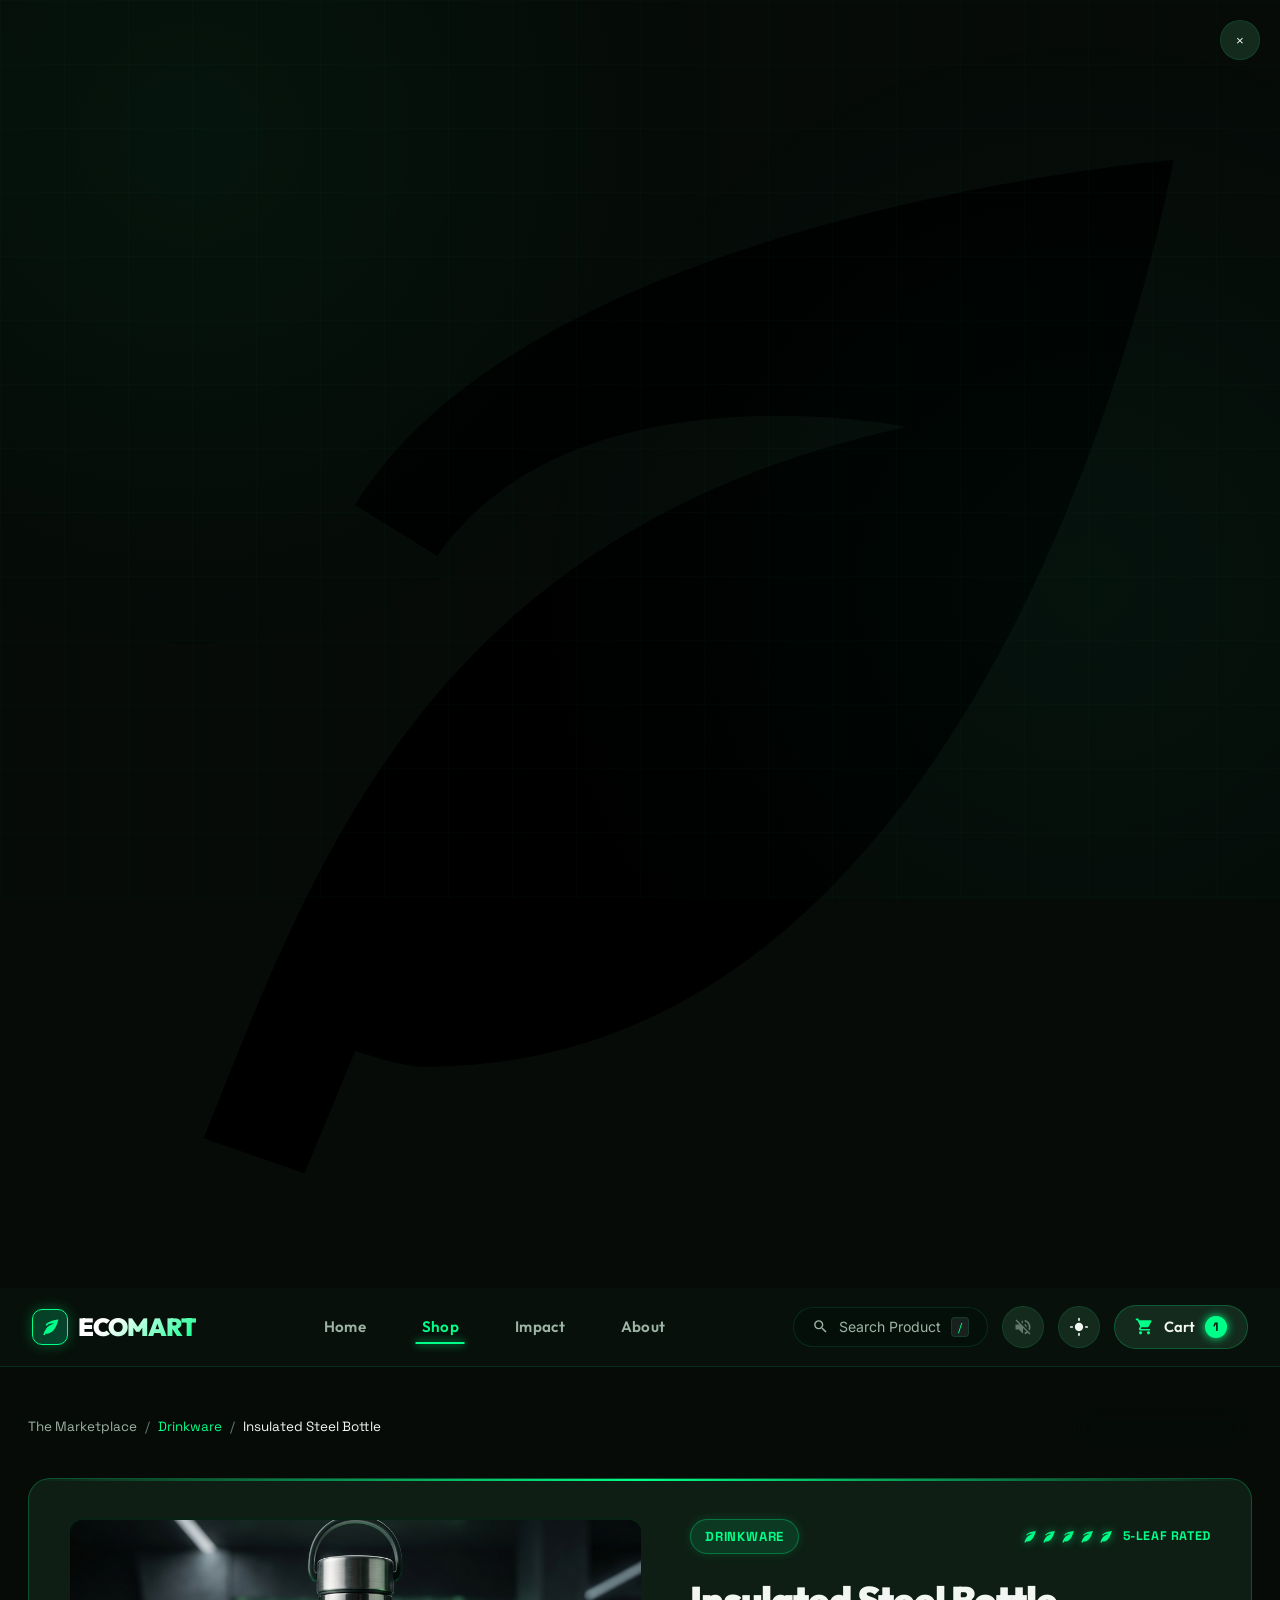
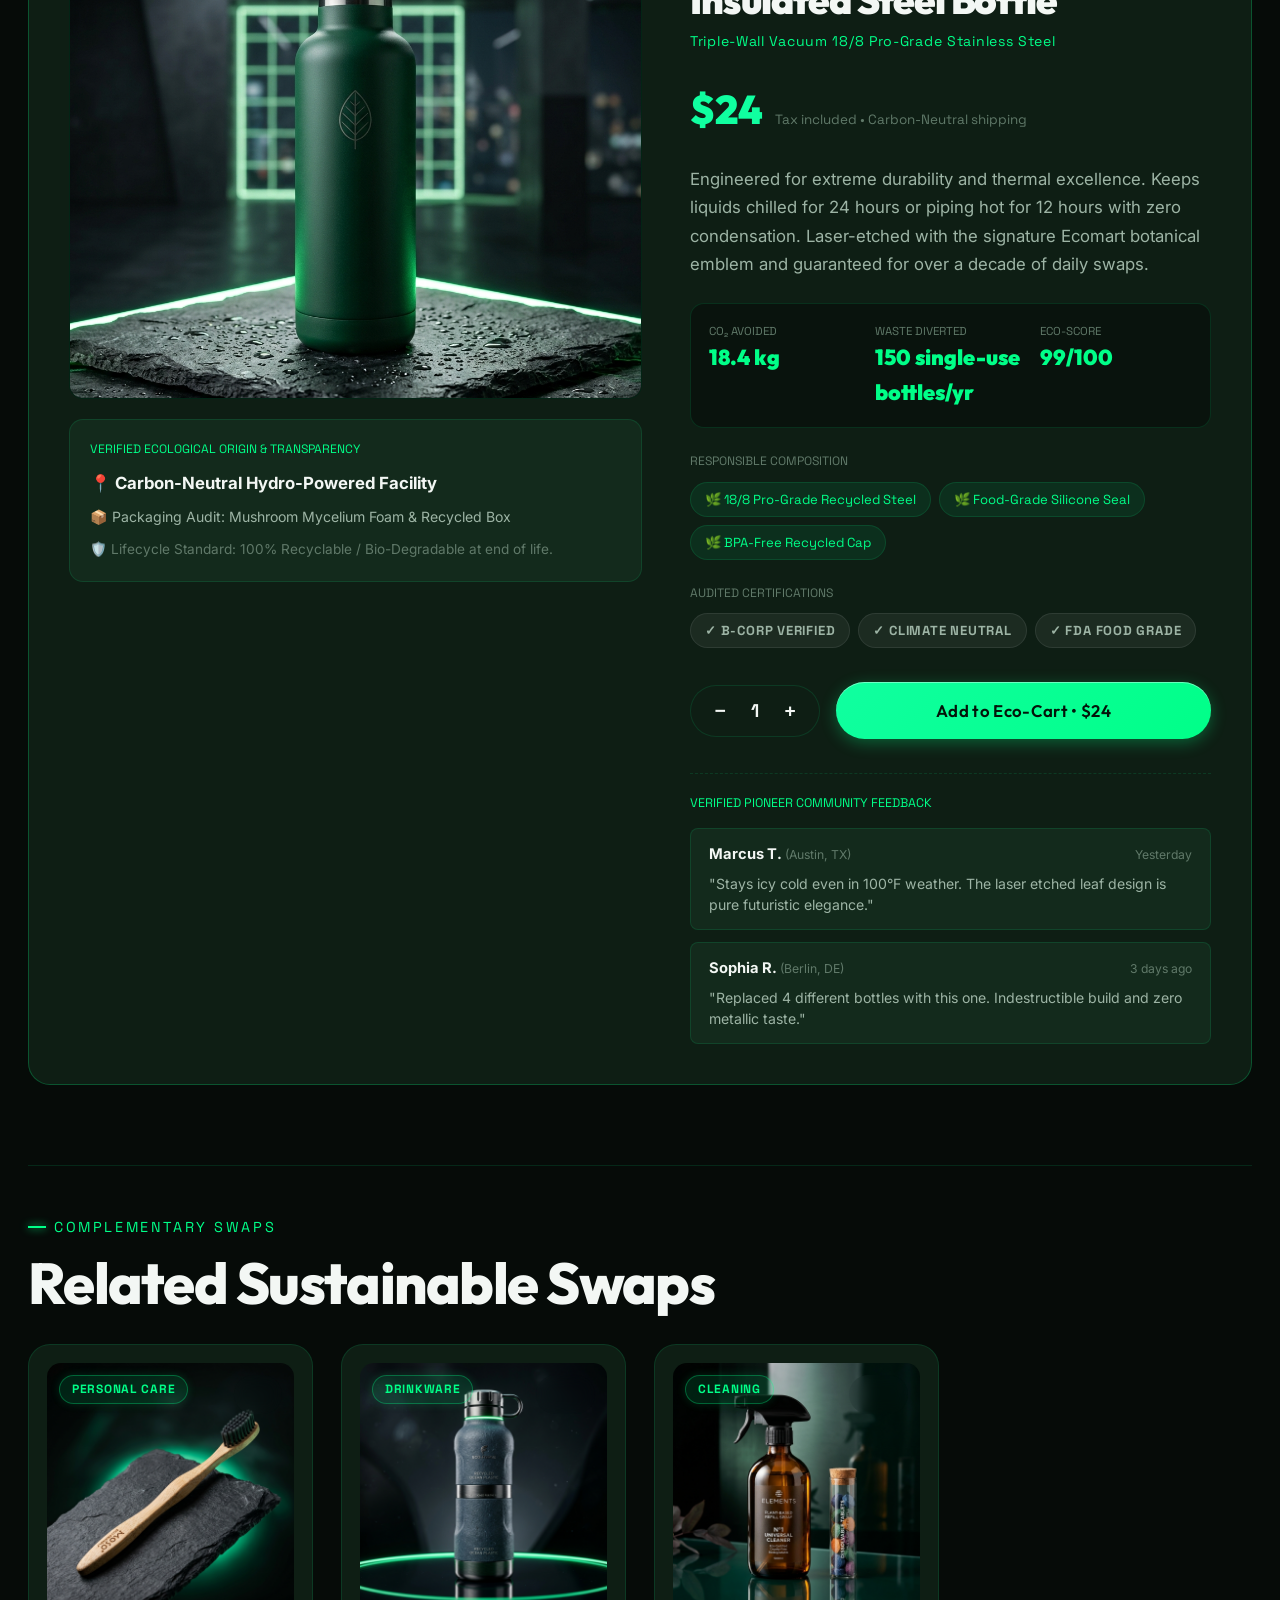
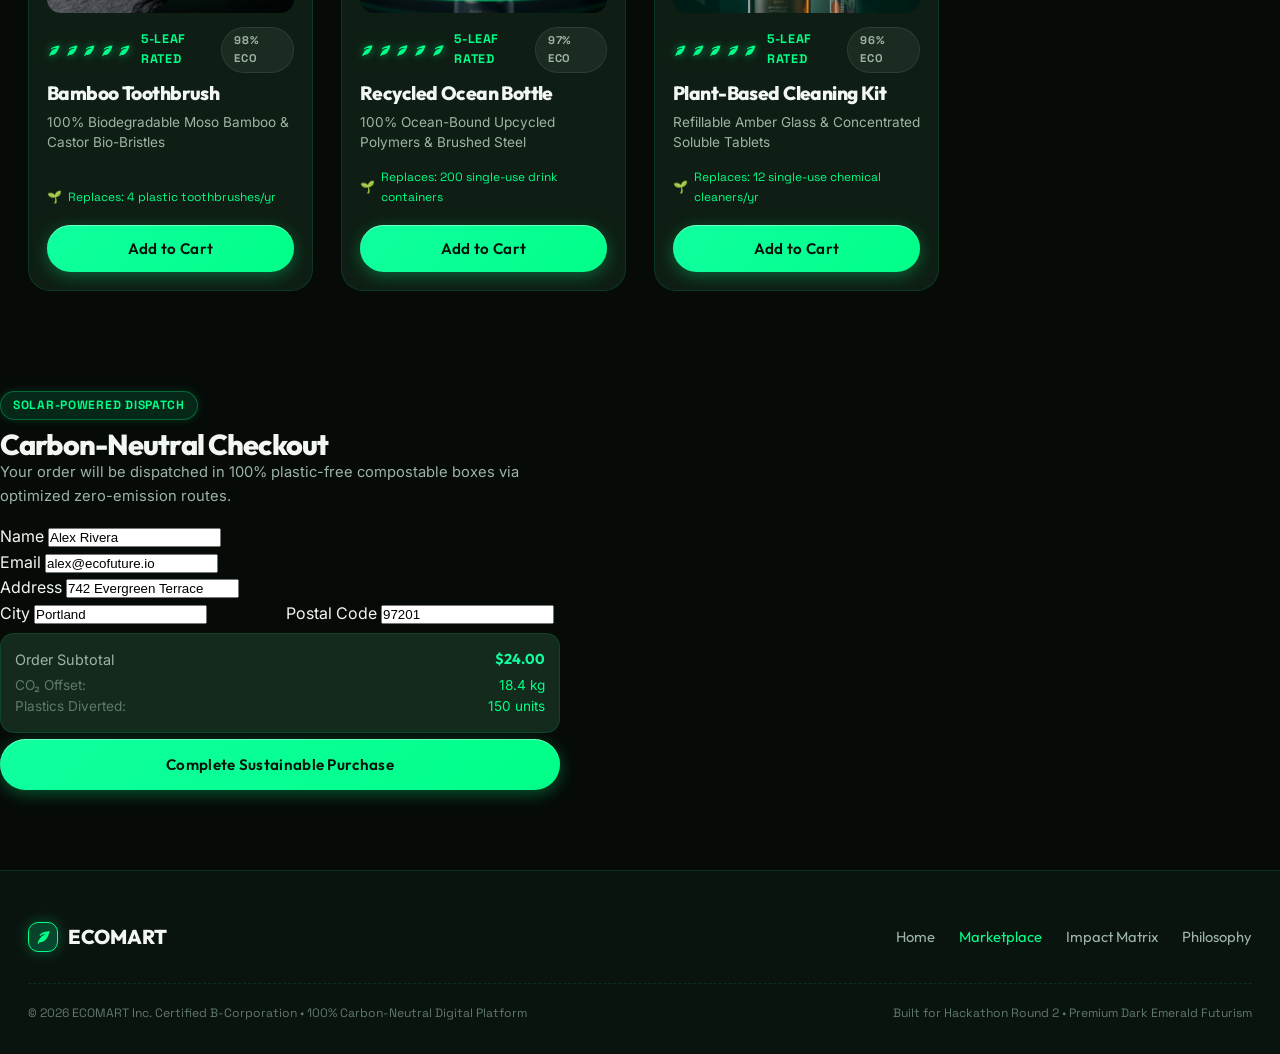
<file: product.html>
<!DOCTYPE html>
<html lang="en">
<head>
  <meta charset="UTF-8" />
  <meta name="viewport" content="width=device-width, initial-scale=1.0" />
  <title>Product Details — Ecomart | Verified Zero-Waste Swap</title>
  <meta name="description" content="View comprehensive lifecycle metrics, ethical composition, and audited sustainability ratings for Ecomart products." />

  <!-- Google Fonts -->
  <link rel="preconnect" href="https://fonts.googleapis.com" />
  <link rel="preconnect" href="https://fonts.gstatic.com" crossorigin />
  <link href="https://fonts.googleapis.com/css2?family=Inter:wght@300;400;500;600;700&family=Outfit:wght@400;500;600;700;800;900&family=Space+Grotesk:wght@500;600;700&display=swap" rel="stylesheet" />

  <!-- Stylesheets -->
  <link rel="stylesheet" href="styles/main.css" />
  <link rel="stylesheet" href="styles/navbar.css" />
  <link rel="stylesheet" href="styles/shop.css" />
  <link rel="stylesheet" href="styles/cursor.css" />
</head>
<body>
  <!-- Custom Botanical Leaf Cursor -->
  <div id="custom-cursor" class="custom-cursor">
    <svg class="cursor-leaf-icon" viewBox="0 0 24 24">
      <path d="M17 8C8 10 5.9 16.17 3.82 21.34L5.71 22L6.66 19.7C7.14 19.87 7.64 20 8 20C19 20 22 3 22 3C22 3 10 4 6.66 9.47L8.2 10.42C10.74 6.75 17 8 17 8Z"/>
    </svg>
  </div>
  <div id="cursor-trail-dot" class="cursor-trail-dot"></div>

  <!-- Toast Notification Container -->
  <div id="toast-container"></div>

  <!-- Global Site Header -->
  <header class="site-header">
    <div class="container">
      <nav class="nav-wrapper" aria-label="Main Navigation">
        <!-- Brand Logo -->
        <a href="index.html" class="brand-logo">
          <div class="brand-icon-wrapper">
            <svg class="brand-leaf-svg" viewBox="0 0 24 24">
              <path d="M17 8C8 10 5.9 16.17 3.82 21.34L5.71 22L6.66 19.7C7.14 19.87 7.64 20 8 20C19 20 22 3 22 3C22 3 10 4 6.66 9.47L8.2 10.42C10.74 6.75 17 8 17 8Z"/>
            </svg>
          </div>
          <span class="brand-text">ECOMART</span>
        </a>

        <!-- Desktop Navigation Links -->
        <ul class="nav-links">
          <li><a href="index.html" class="nav-link">Home</a></li>
          <li><a href="shop.html" class="nav-link active">Shop</a></li>
          <li><a href="impact.html" class="nav-link">Impact</a></li>
          <li><a href="about.html" class="nav-link">About</a></li>
        </ul>

        <!-- Nav Actions -->
        <div class="nav-actions">
          <button id="search-trigger-btn" class="search-trigger-btn" aria-label="Search Products">
            <svg style="width: 17px; height: 17px; fill: currentColor;" viewBox="0 0 24 24">
              <path d="M15.5 14h-.79l-.28-.27A6.471 6.471 0 0 0 16 9.5 6.5 6.5 0 1 0 9.5 16c1.61 0 3.09-.59 4.23-1.57l.27.28v.79l5 4.99L20.49 19l-4.99-5zm-6 0C7.01 14 5 11.99 5 9.5S7.01 5 9.5 5 14 7.01 14 9.5 11.99 14 9.5 14z"/>
            </svg>
            <span class="search-label">Search Product</span>
            <span class="search-kbd">/</span>
          </button>

          <button id="sfx-toggle-btn" class="theme-toggle-btn" aria-label="Toggle Audio Feedback" title="Enable Cyber-Chimes">
            <svg style="width: 20px; height: 20px; fill: var(--text-muted);" viewBox="0 0 24 24">
              <path d="M16.5 12c0-1.77-1.02-3.29-2.5-4.03v2.21l2.45 2.45c.03-.2.05-.41.05-.63zm2.5 0c0 .94-.2 1.82-.54 2.64l1.51 1.51C20.63 14.91 21 13.5 21 12c0-4.28-2.99-7.86-7-8.77v2.06c2.89.86 5 3.54 5 6.71zM4.27 3L3 4.27 7.73 9H3v6h4l5 5v-6.73l4.25 4.25c-.67.52-1.42.93-2.25 1.18v2.06c1.38-.31 2.63-.95 3.69-1.81L19.73 21 21 19.73l-9-9L4.27 3zM12 4L9.91 6.09 12 8.18V4z"/>
            </svg>
          </button>

          <button id="theme-toggle-btn" class="theme-toggle-btn" aria-label="Toggle Theme" title="Toggle Theme">
            <svg style="width: 20px; height: 20px; fill: currentColor;" viewBox="0 0 24 24">
              <path d="M12 7c-2.76 0-5 2.24-5 5s2.24 5 5 5 5-2.24 5-5-2.24-5-5-5zM2 13h2c.55 0 1-.45 1-1s-.45-1-1-1H2c-.55 0-1 .45-1 1s.45 1 1 1zm18 0h2c.55 0 1-.45 1-1s-.45-1-1-1h-2c-.55 0-1 .45-1 1s.45 1 1 1zM11 2v2c0 .55.45 1 1 1s1-.45 1-1V2c0-.55-.45-1-1-1s-1 .45-1 1zm0 18v2c0 .55.45 1 1 1s1-.45 1-1v-2c0-.55-.45-1-1-1s-1 .45-1 1z"/>
            </svg>
          </button>

          <button id="cart-trigger-btn" class="cart-trigger-btn" aria-label="Open Cart">
            <svg class="cart-leaf-icon" style="width: 19px; height: 19px; fill: var(--accent-neon);" viewBox="0 0 24 24">
              <path d="M7 18c-1.1 0-1.99.9-1.99 2S5.9 22 7 22s2-.9 2-2-.9-2-2-2zM1 2v2h2l3.6 7.59-1.35 2.45c-.16.28-.25.61-.25.96 0 1.1.9 2 2 2h12v-2H7.42c-.14 0-.25-.11-.25-.25l.03-.12.9-1.63h7.45c.75 0 1.41-.41 1.75-1.03l3.58-6.49c.08-.14.12-.31.12-.48 0-.55-.45-1-1-1H5.21l-.94-2H1zm16 16c-1.1 0-1.99.9-1.99 2s.89 2 1.99 2 2-.9 2-2-.9-2-2-2z"/>
            </svg>
            <span>Cart</span>
            <span id="cart-badge" class="cart-badge">0</span>
          </button>

          <button id="hamburger-btn" class="hamburger-btn" aria-label="Toggle mobile menu">
            <span class="hamburger-line"></span>
            <span class="hamburger-line"></span>
            <span class="hamburger-line"></span>
          </button>
        </div>
      </nav>
    </div>

    <!-- Mobile Drawer -->
    <div id="mobile-nav-drawer" class="mobile-nav-drawer">
      <ul class="mobile-nav-links">
        <li><a href="index.html" class="mobile-nav-link">Home</a></li>
        <li><a href="shop.html" class="mobile-nav-link active">Shop Marketplace</a></li>
        <li><a href="impact.html" class="mobile-nav-link">Impact & Metrics</a></li>
        <li><a href="about.html" class="mobile-nav-link">Sustainability Philosophy</a></li>
      </ul>
    </div>
  </header>

  <!-- ==========================================================================
       DEDICATED PRODUCT DETAIL VIEW
       ========================================================================== -->
  <main class="view-section" style="padding: 40px 0 100px;">
    <div class="container">
      <!-- Breadcrumb & Back button -->
      <div style="display: flex; align-items: center; justify-content: space-between; margin-bottom: 32px; flex-wrap: wrap; gap: 14px;">
        <div style="display: flex; align-items: center; gap: 8px; font-family: var(--font-mono); font-size: 0.84rem; color: var(--text-muted);">
          <a href="shop.html" class="nav-link-subtle" style="color: var(--text-secondary); text-decoration: none;">The Marketplace</a>
          <span>/</span>
          <span id="product-page-breadcrumb-cat" style="color: var(--accent-neon);">Category</span>
          <span>/</span>
          <span id="product-page-breadcrumb-name" style="color: var(--text-primary);">Product Name</span>
        </div>
        <a href="shop.html" class="btn btn-secondary" style="padding: 8px 18px; font-size: 0.84rem; display: flex; align-items: center; gap: 6px; text-decoration: none;">
          ← Back to Marketplace
        </a>
      </div>

      <!-- Dedicated Product Detail Container -->
      <div id="product-page-content" class="product-page-grid"></div>

      <!-- Related Products Section -->
      <div style="margin-top: 80px; border-top: 1px solid var(--border-subtle); padding-top: 50px;">
        <div style="margin-bottom: 30px;">
          <span class="section-subtitle">Complementary Swaps</span>
          <h2 class="section-title">Related Sustainable Swaps</h2>
        </div>
        <div id="product-page-related-grid" class="product-grid" style="grid-template-columns: repeat(auto-fill, minmax(280px, 1fr));"></div>
      </div>
    </div>
  </main>

  <!-- Slide-Out Cart Drawer -->
  <div id="cart-drawer-backdrop" class="cart-drawer-backdrop">
    <div class="cart-drawer">
      <div class="cart-header">
        <div class="cart-header-title">
          <span>Your Eco-Cart</span>
          <span class="badge badge-neon" id="cart-drawer-count">0 items</span>
        </div>
        <button id="cart-close-btn" class="btn-icon" aria-label="Close Cart">
          <svg style="width: 20px; height: 20px; fill: currentColor;" viewBox="0 0 24 24">
            <path d="M19 6.41L17.59 5 12 10.59 6.41 5 5 6.41 10.59 12 5 17.59 6.41 19 12 13.41 17.59 19 19 17.59 13.41 12z"/>
          </svg>
        </button>
      </div>

      <div class="cart-progress-bar-wrapper">
        <div class="cart-progress-info">
          <span id="cart-shipping-text">Add $50 for Free Carbon-Neutral Shipping</span>
          <span id="cart-shipping-percent">0%</span>
        </div>
        <div class="cart-progress-track">
          <div id="cart-progress-fill" class="cart-progress-fill" style="width: 0%;"></div>
        </div>
      </div>

      <div id="cart-items-list" class="cart-items-list"></div>

      <div class="cart-footer">
        <div class="cart-impact-pill">
          <svg style="width: 16px; height: 16px; fill: var(--accent-neon);" viewBox="0 0 24 24">
            <path d="M17 8C8 10 5.9 16.17 3.82 21.34L5.71 22L6.66 19.7C7.14 19.87 7.64 20 8 20C19 20 22 3 22 3C22 3 10 4 6.66 9.47L8.2 10.42C10.74 6.75 17 8 17 8Z"/>
          </svg>
          <span id="cart-impact-text">0.0 kg CO₂ & 0 plastic units avoided</span>
        </div>

        <div class="cart-summary-row">
          <span class="cart-subtotal-label">Subtotal</span>
          <span id="cart-subtotal-val" class="cart-subtotal-val">$0.00</span>
        </div>

        <button id="cart-checkout-btn" class="btn btn-primary btn-checkout" disabled>
          Carbon-Neutral Checkout
        </button>
      </div>
    </div>
  </div>

  <!-- Search Modal -->
  <div id="search-modal-backdrop" class="search-modal-backdrop">
    <div class="search-modal-card">
      <div class="search-modal-header">
        <svg style="width: 20px; height: 20px; fill: var(--accent-neon);" viewBox="0 0 24 24">
          <path d="M15.5 14h-.79l-.28-.27A6.471 6.471 0 0 0 16 9.5 6.5 6.5 0 1 0 9.5 16c1.61 0 3.09-.59 4.23-1.57l.27.28v.79l5 4.99L20.49 19l-4.99-5zm-6 0C7.01 14 5 11.99 5 9.5S7.01 5 9.5 5 14 7.01 14 9.5 11.99 14 9.5 14z"/>
        </svg>
        <input type="text" id="search-input-field" class="search-modal-input" placeholder="Search eco-products, materials, benefits (e.g. bamboo, bottle, tote)..." />
        <button id="search-close-btn" class="btn-icon" aria-label="Close Search">&times;</button>
      </div>
      <div id="search-results-list" class="search-results-list"></div>
    </div>
  </div>

  <!-- Checkout Modal -->
  <div id="checkout-modal-backdrop" class="auth-modal-backdrop">
    <div class="auth-modal-card" style="max-width: 560px;">
      <button id="checkout-close-btn" class="product-modal-close-btn" aria-label="Close Checkout">&times;</button>
      <div id="checkout-modal-body">
        <span class="badge badge-neon">Solar-Powered Dispatch</span>
        <h2 style="font-size: 1.8rem; font-weight: 800; margin-top: 8px;">Carbon-Neutral Checkout</h2>
        <p style="color: var(--text-secondary); font-size: 0.92rem; margin-bottom: 16px;">
          Your order will be dispatched in 100% plastic-free compostable boxes via optimized zero-emission routes.
        </p>

        <form id="checkout-form" class="auth-form">
          <div class="form-group">
            <label class="form-label" for="checkout-name">Name</label>
            <input type="text" id="checkout-name" class="form-input" required placeholder="Alex Rivera" value="Alex Rivera" />
          </div>
          <div class="form-group">
            <label class="form-label" for="checkout-email">Email</label>
            <input type="email" id="checkout-email" class="form-input" required placeholder="alex@ecofuture.io" value="alex@ecofuture.io" />
          </div>
          <div class="form-group">
            <label class="form-label" for="checkout-address">Address</label>
            <input type="text" id="checkout-address" class="form-input" required placeholder="742 Evergreen Terrace" value="742 Evergreen Terrace" />
          </div>
          <div style="display: grid; grid-template-columns: 1fr 1fr; gap: 12px;">
            <div class="form-group">
              <label class="form-label" for="checkout-city">City</label>
              <input type="text" id="checkout-city" class="form-input" required placeholder="Portland" value="Portland" />
            </div>
            <div class="form-group">
              <label class="form-label" for="checkout-postal">Postal Code</label>
              <input type="text" id="checkout-postal" class="form-input" required placeholder="97201" value="97201" />
            </div>
          </div>

          <div style="background: var(--bg-surface-elevated); border: 1px solid var(--border-subtle); border-radius: var(--radius-md); padding: 14px; margin: 6px 0;">
            <div style="display: flex; justify-content: space-between; font-size: 0.9rem; margin-bottom: 4px;">
              <span style="color: var(--text-secondary);">Order Subtotal</span>
              <strong id="checkout-modal-subtotal" style="color: var(--accent-neon-bright); font-family: var(--font-display);">$24.00</strong>
            </div>
            <div style="display: flex; justify-content: space-between; font-size: 0.85rem; color: var(--text-muted);">
              <span>CO₂ Offset:</span>
              <span id="checkout-modal-co2" style="color: var(--accent-neon);">18.4 kg</span>
            </div>
            <div style="display: flex; justify-content: space-between; font-size: 0.85rem; color: var(--text-muted);">
              <span>Plastics Diverted:</span>
              <span id="checkout-modal-plastics" style="color: var(--accent-neon);">150 units</span>
            </div>
          </div>

          <button type="submit" class="btn btn-primary" style="width: 100%; padding: 16px;">
            Complete Sustainable Purchase
          </button>
        </form>
      </div>
    </div>
  </div>

  <!-- Global Footer -->
  <footer style="border-top: 1px solid var(--border-subtle); padding: 50px 0 30px; background: var(--bg-secondary); margin-top: 80px;">
    <div class="container">
      <div style="display: flex; justify-content: space-between; align-items: center; flex-wrap: wrap; gap: 20px; margin-bottom: 30px;">
        <div style="display: flex; align-items: center; gap: 10px;">
          <div class="brand-icon-wrapper" style="width: 30px; height: 30px;">
            <svg class="brand-leaf-svg" style="width: 16px; height: 16px;" viewBox="0 0 24 24">
              <path d="M17 8C8 10 5.9 16.17 3.82 21.34L5.71 22L6.66 19.7C7.14 19.87 7.64 20 8 20C19 20 22 3 22 3C22 3 10 4 6.66 9.47L8.2 10.42C10.74 6.75 17 8 17 8Z"/>
            </svg>
          </div>
          <span style="font-family: var(--font-display); font-weight: 800; font-size: 1.25rem;">ECOMART</span>
        </div>
        <div style="display: flex; gap: 24px; font-family: var(--font-display); font-size: 0.92rem; color: var(--text-secondary);">
          <a href="index.html" style="color: inherit; text-decoration: none;">Home</a>
          <a href="shop.html" style="color: var(--accent-neon); text-decoration: none;">Marketplace</a>
          <a href="impact.html" style="color: inherit; text-decoration: none;">Impact Matrix</a>
          <a href="about.html" style="color: inherit; text-decoration: none;">Philosophy</a>
        </div>
      </div>
      <div style="display: flex; justify-content: space-between; align-items: center; flex-wrap: wrap; gap: 12px; font-family: var(--font-mono); font-size: 0.76rem; color: var(--text-muted); border-top: 1px dashed var(--border-subtle); padding-top: 20px;">
        <span>© 2026 ECOMART Inc. Certified B-Corporation • 100% Carbon-Neutral Digital Platform</span>
        <span>Built for Hackathon Round 2 • Premium Dark Emerald Futurism</span>
      </div>
    </div>
  </footer>

  <!-- Scripts -->
  <script src="js/sound.js"></script>
  <script src="js/data.js"></script>
  <script src="js/state.js"></script>
  <script src="js/cart.js"></script>
  <script src="js/shop.js"></script>
  <script src="js/cursor.js"></script>
  <script src="js/app.js"></script>

  <!-- Auto-load product by Query ID -->
  <script>
    document.addEventListener('DOMContentLoaded', () => {
      const urlParams = new URLSearchParams(window.location.search);
      const prodId = urlParams.get('id') || 'prod-02';
      const prod = ECOMART_PRODUCTS.find(p => p.id === prodId) || ECOMART_PRODUCTS[0];
      if (window.shopManager && prod) {
        window.shopManager.renderProductPage(prod);
      }
    });
  </script>
</body>
</html>
</file>
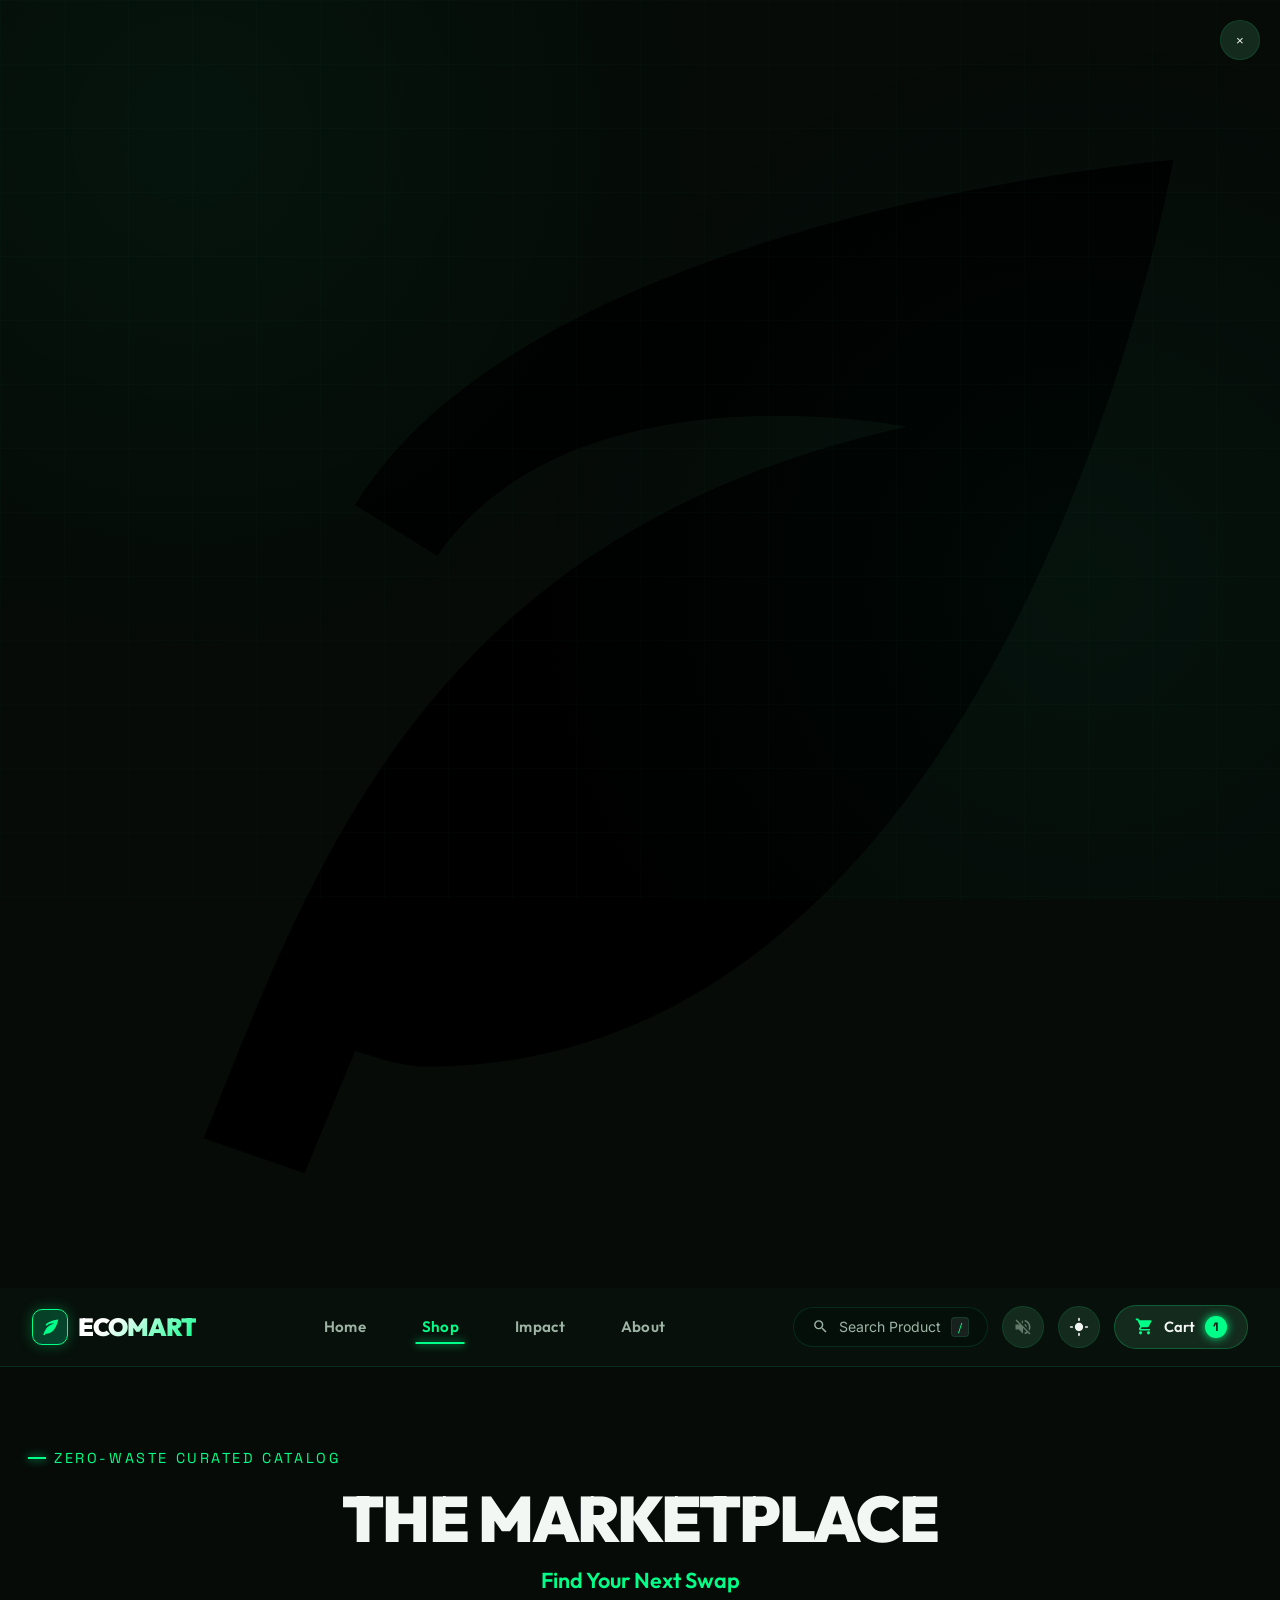
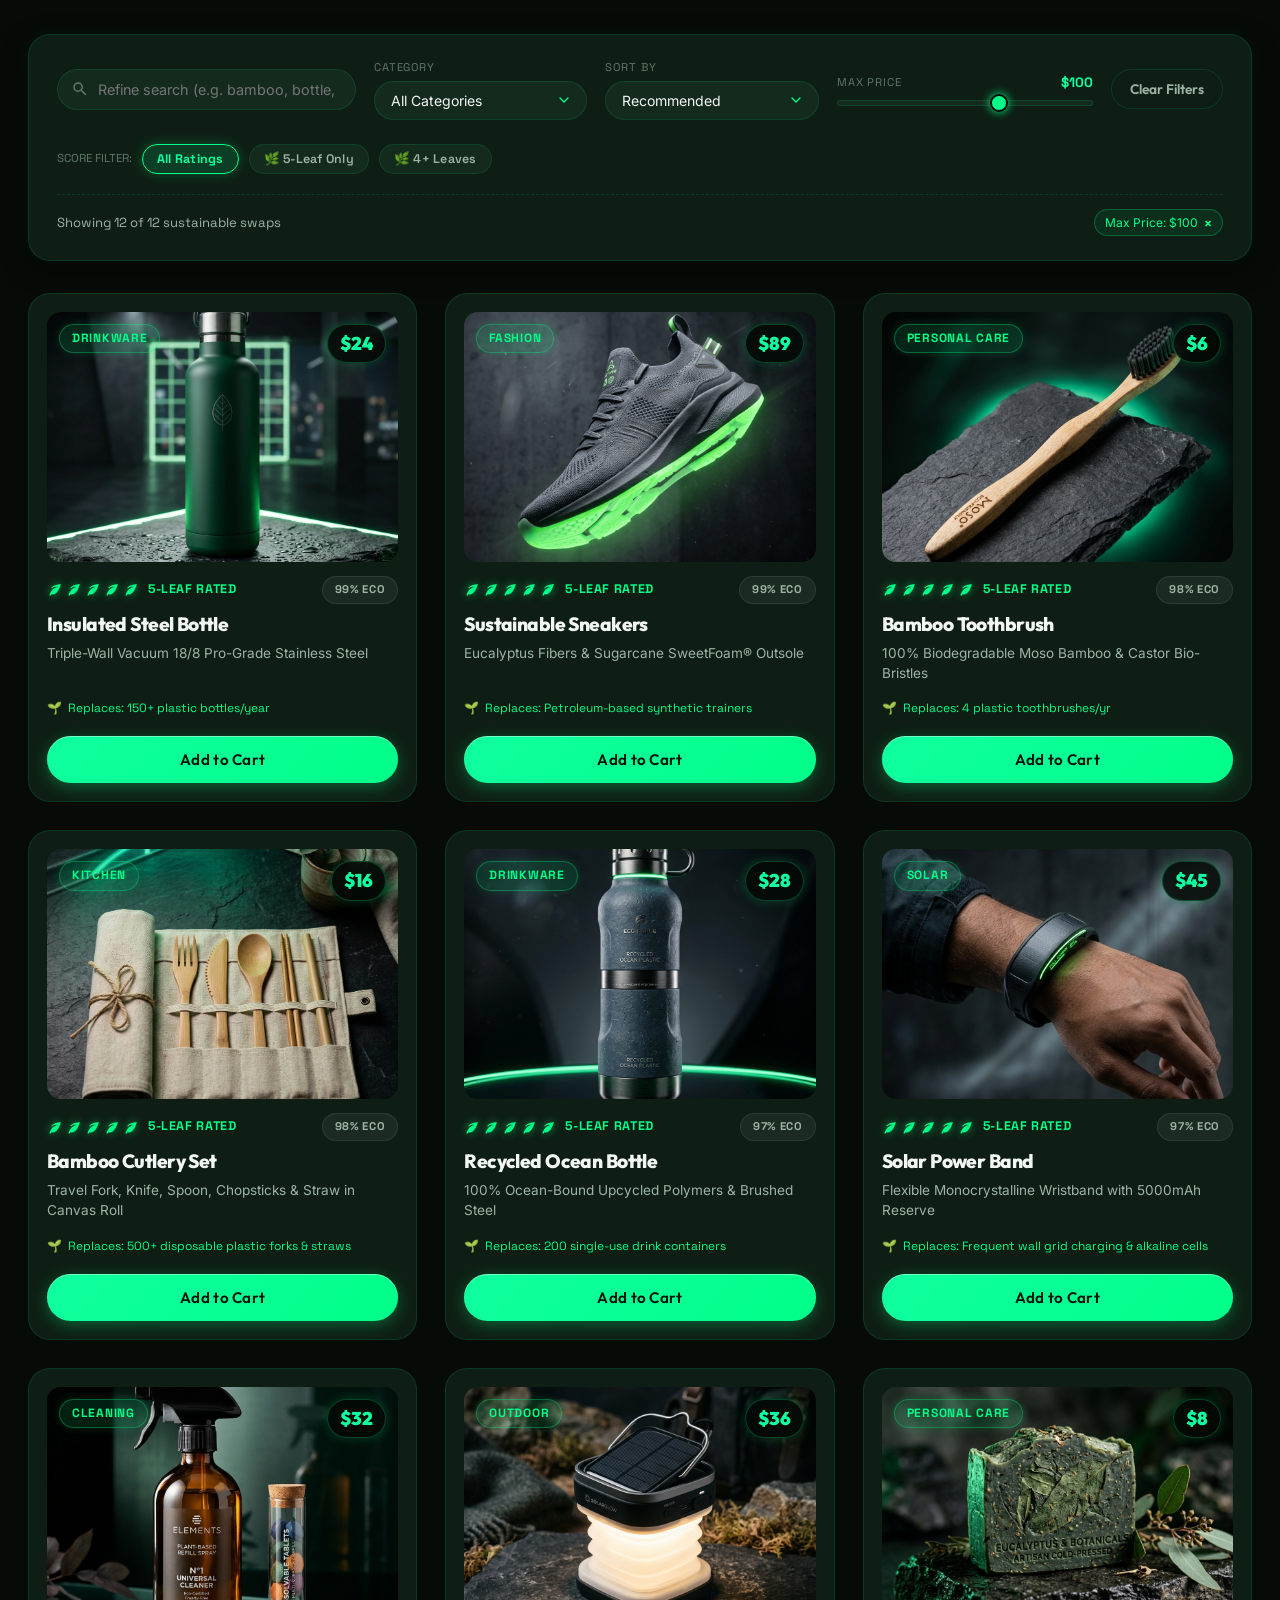
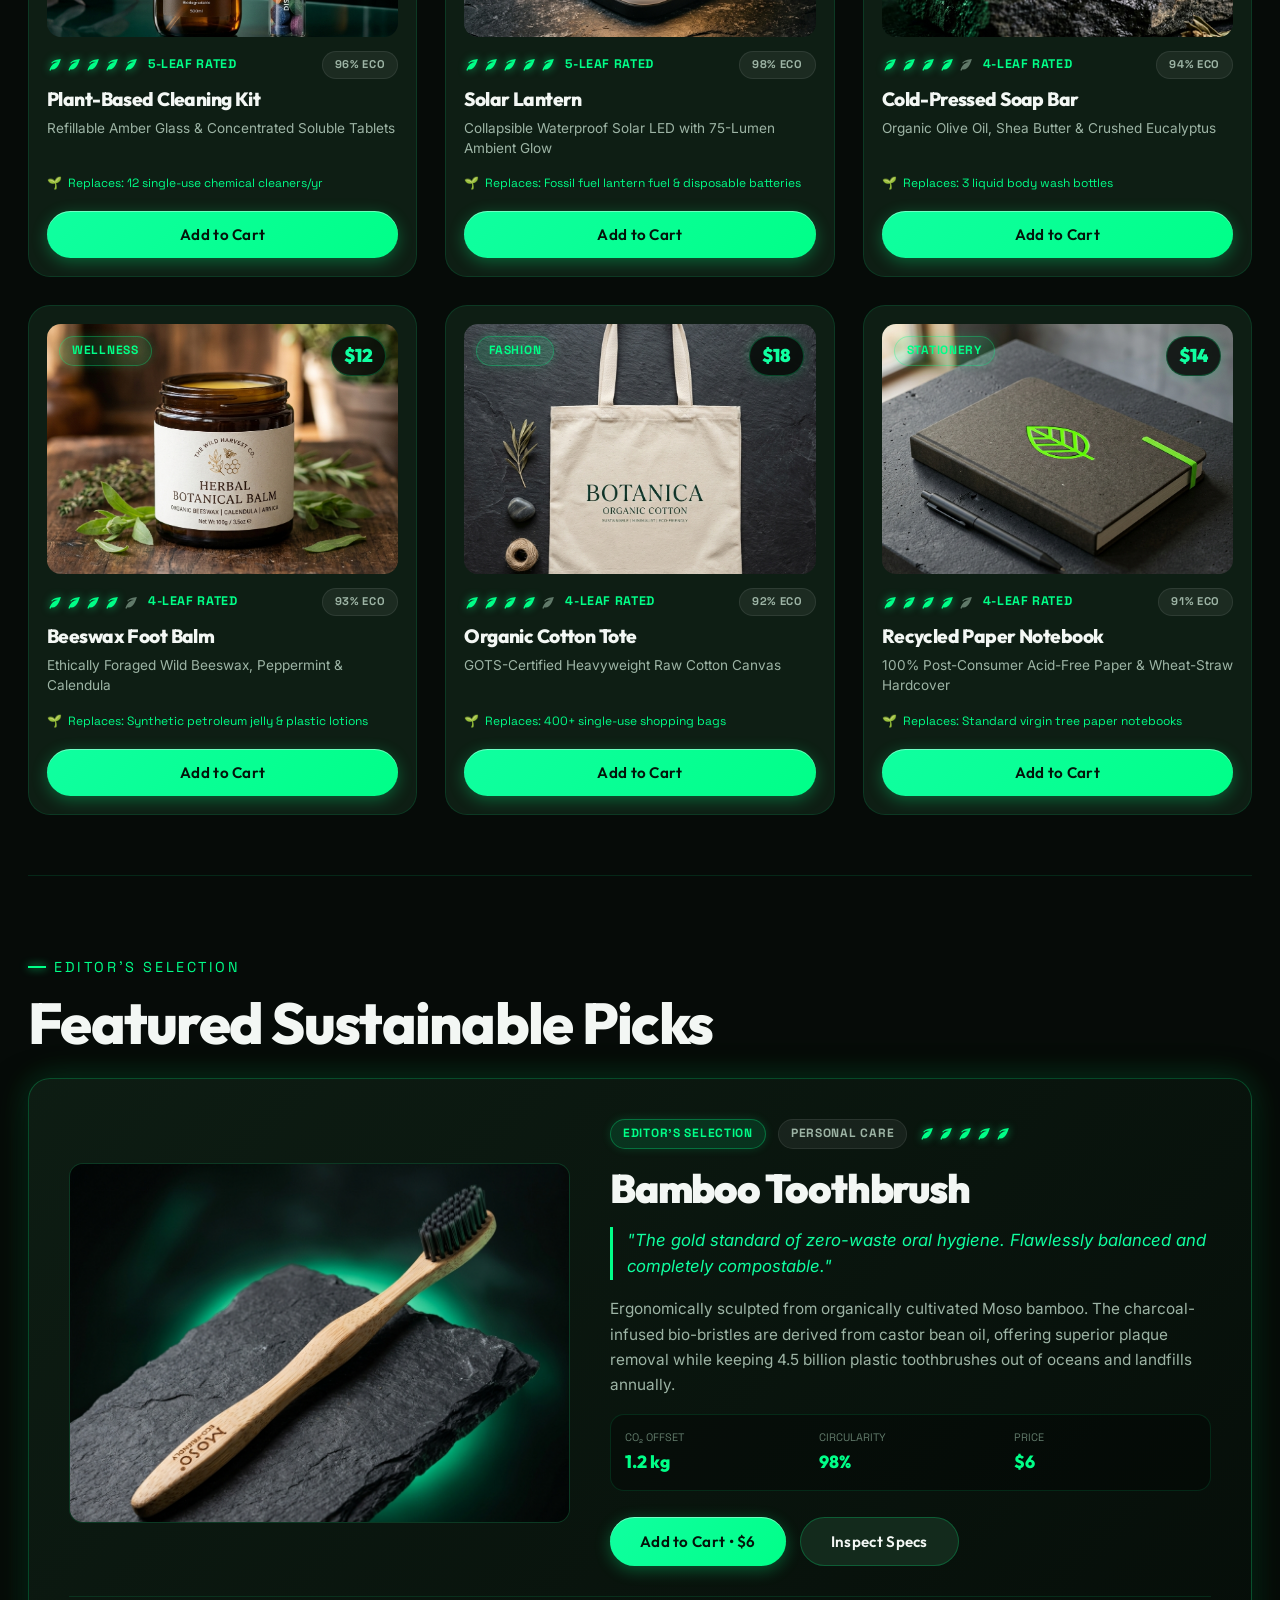
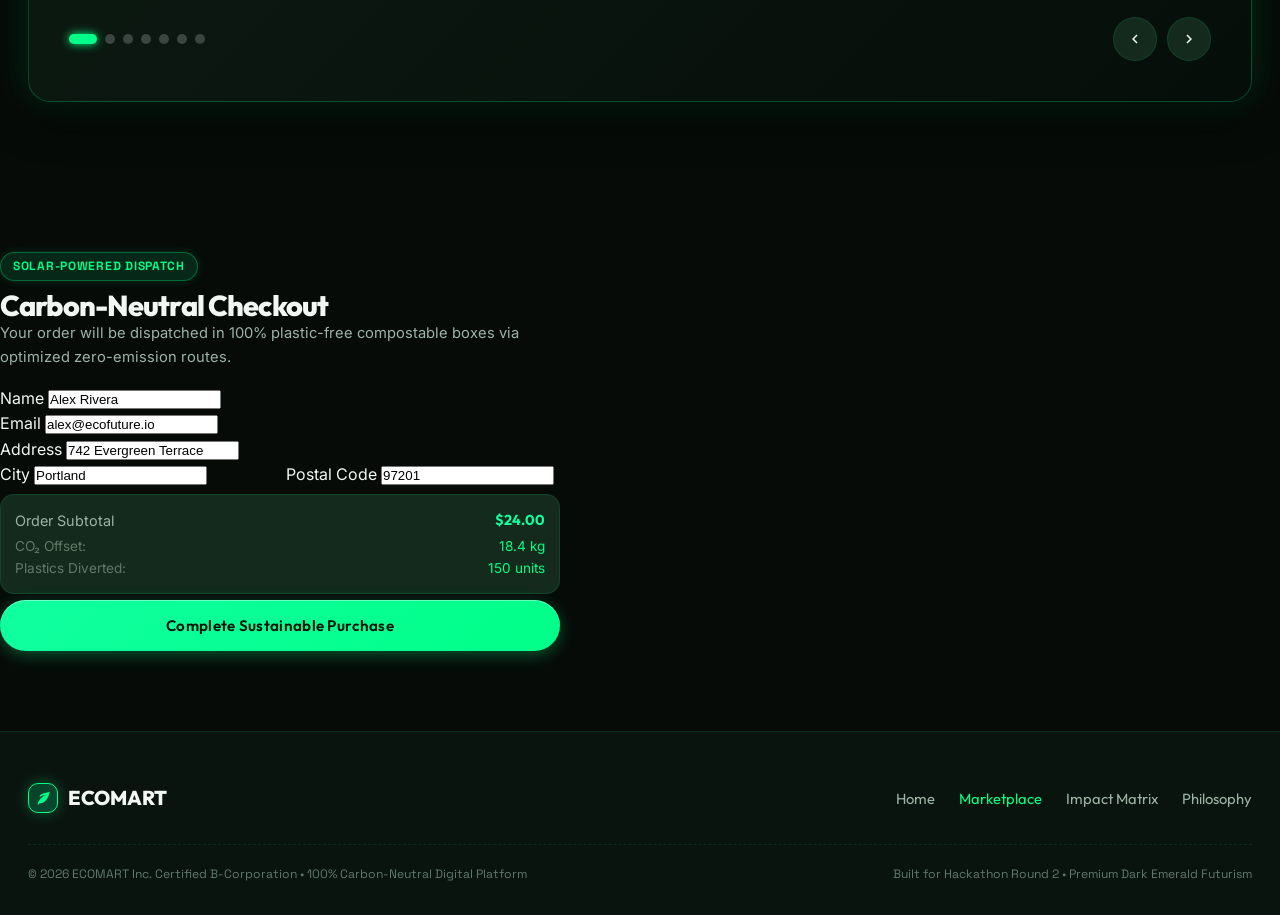
<file: shop.html>
<!DOCTYPE html>
<html lang="en">
<head>
  <meta charset="UTF-8" />
  <meta name="viewport" content="width=device-width, initial-scale=1.0" />
  <title>The Marketplace — Ecomart | Zero-Waste Curated Catalog</title>
  <meta name="description" content="Explore Ecomart's verified zero-waste marketplace. 5-leaf scored sustainable everyday swaps delivered 100% carbon-neutral." />

  <!-- Google Fonts -->
  <link rel="preconnect" href="https://fonts.googleapis.com" />
  <link rel="preconnect" href="https://fonts.gstatic.com" crossorigin />
  <link href="https://fonts.googleapis.com/css2?family=Inter:wght@300;400;500;600;700&family=Outfit:wght@400;500;600;700;800;900&family=Space+Grotesk:wght@500;600;700&display=swap" rel="stylesheet" />

  <!-- Stylesheets -->
  <link rel="stylesheet" href="styles/main.css" />
  <link rel="stylesheet" href="styles/navbar.css" />
  <link rel="stylesheet" href="styles/shop.css" />
  <link rel="stylesheet" href="styles/cursor.css" />
</head>
<body>
  <!-- Custom Botanical Leaf Cursor -->
  <div id="custom-cursor" class="custom-cursor">
    <svg class="cursor-leaf-icon" viewBox="0 0 24 24">
      <path d="M17 8C8 10 5.9 16.17 3.82 21.34L5.71 22L6.66 19.7C7.14 19.87 7.64 20 8 20C19 20 22 3 22 3C22 3 10 4 6.66 9.47L8.2 10.42C10.74 6.75 17 8 17 8Z"/>
    </svg>
  </div>
  <div id="cursor-trail-dot" class="cursor-trail-dot"></div>

  <!-- Toast Notification Container -->
  <div id="toast-container"></div>

  <!-- Global Site Header -->
  <header class="site-header">
    <div class="container">
      <nav class="nav-wrapper" aria-label="Main Navigation">
        <!-- Brand Logo -->
        <a href="index.html" class="brand-logo">
          <div class="brand-icon-wrapper">
            <svg class="brand-leaf-svg" viewBox="0 0 24 24">
              <path d="M17 8C8 10 5.9 16.17 3.82 21.34L5.71 22L6.66 19.7C7.14 19.87 7.64 20 8 20C19 20 22 3 22 3C22 3 10 4 6.66 9.47L8.2 10.42C10.74 6.75 17 8 17 8Z"/>
            </svg>
          </div>
          <span class="brand-text">ECOMART</span>
        </a>

        <!-- Desktop Navigation Links -->
        <ul class="nav-links">
          <li><a href="index.html" class="nav-link">Home</a></li>
          <li><a href="shop.html" class="nav-link active">Shop</a></li>
          <li><a href="impact.html" class="nav-link">Impact</a></li>
          <li><a href="about.html" class="nav-link">About</a></li>
        </ul>

        <!-- Nav Actions -->
        <div class="nav-actions">
          <button id="search-trigger-btn" class="search-trigger-btn" aria-label="Search Products">
            <svg style="width: 17px; height: 17px; fill: currentColor;" viewBox="0 0 24 24">
              <path d="M15.5 14h-.79l-.28-.27A6.471 6.471 0 0 0 16 9.5 6.5 6.5 0 1 0 9.5 16c1.61 0 3.09-.59 4.23-1.57l.27.28v.79l5 4.99L20.49 19l-4.99-5zm-6 0C7.01 14 5 11.99 5 9.5S7.01 5 9.5 5 14 7.01 14 9.5 11.99 14 9.5 14z"/>
            </svg>
            <span class="search-label">Search Product</span>
            <span class="search-kbd">/</span>
          </button>

          <button id="sfx-toggle-btn" class="theme-toggle-btn" aria-label="Toggle Audio Feedback" title="Enable Cyber-Chimes">
            <svg style="width: 20px; height: 20px; fill: var(--text-muted);" viewBox="0 0 24 24">
              <path d="M16.5 12c0-1.77-1.02-3.29-2.5-4.03v2.21l2.45 2.45c.03-.2.05-.41.05-.63zm2.5 0c0 .94-.2 1.82-.54 2.64l1.51 1.51C20.63 14.91 21 13.5 21 12c0-4.28-2.99-7.86-7-8.77v2.06c2.89.86 5 3.54 5 6.71zM4.27 3L3 4.27 7.73 9H3v6h4l5 5v-6.73l4.25 4.25c-.67.52-1.42.93-2.25 1.18v2.06c1.38-.31 2.63-.95 3.69-1.81L19.73 21 21 19.73l-9-9L4.27 3zM12 4L9.91 6.09 12 8.18V4z"/>
            </svg>
          </button>

          <button id="theme-toggle-btn" class="theme-toggle-btn" aria-label="Toggle Theme" title="Toggle Theme">
            <svg style="width: 20px; height: 20px; fill: currentColor;" viewBox="0 0 24 24">
              <path d="M12 7c-2.76 0-5 2.24-5 5s2.24 5 5 5 5-2.24 5-5-2.24-5-5-5zM2 13h2c.55 0 1-.45 1-1s-.45-1-1-1H2c-.55 0-1 .45-1 1s.45 1 1 1zm18 0h2c.55 0 1-.45 1-1s-.45-1-1-1h-2c-.55 0-1 .45-1 1s.45 1 1 1zM11 2v2c0 .55.45 1 1 1s1-.45 1-1V2c0-.55-.45-1-1-1s-1 .45-1 1zm0 18v2c0 .55.45 1 1 1s1-.45 1-1v-2c0-.55-.45-1-1-1s-1 .45-1 1z"/>
            </svg>
          </button>

          <button id="cart-trigger-btn" class="cart-trigger-btn" aria-label="Open Cart">
            <svg class="cart-leaf-icon" style="width: 19px; height: 19px; fill: var(--accent-neon);" viewBox="0 0 24 24">
              <path d="M7 18c-1.1 0-1.99.9-1.99 2S5.9 22 7 22s2-.9 2-2-.9-2-2-2zM1 2v2h2l3.6 7.59-1.35 2.45c-.16.28-.25.61-.25.96 0 1.1.9 2 2 2h12v-2H7.42c-.14 0-.25-.11-.25-.25l.03-.12.9-1.63h7.45c.75 0 1.41-.41 1.75-1.03l3.58-6.49c.08-.14.12-.31.12-.48 0-.55-.45-1-1-1H5.21l-.94-2H1zm16 16c-1.1 0-1.99.9-1.99 2s.89 2 1.99 2 2-.9 2-2-.9-2-2-2z"/>
            </svg>
            <span>Cart</span>
            <span id="cart-badge" class="cart-badge">0</span>
          </button>

          <button id="hamburger-btn" class="hamburger-btn" aria-label="Toggle mobile menu">
            <span class="hamburger-line"></span>
            <span class="hamburger-line"></span>
            <span class="hamburger-line"></span>
          </button>
        </div>
      </nav>
    </div>

    <!-- Mobile Drawer -->
    <div id="mobile-nav-drawer" class="mobile-nav-drawer">
      <ul class="mobile-nav-links">
        <li><a href="index.html" class="mobile-nav-link">Home</a></li>
        <li><a href="shop.html" class="mobile-nav-link active">Shop Marketplace</a></li>
        <li><a href="impact.html" class="mobile-nav-link">Impact & Metrics</a></li>
        <li><a href="about.html" class="mobile-nav-link">Sustainability Philosophy</a></li>
      </ul>
    </div>
  </header>

  <!-- ==========================================================================
       DEDICATED SHOP MARKETPLACE VIEW
       ========================================================================== -->
  <main class="view-section" style="padding-top: 30px;">
    <section class="shop-section">
      <div class="container">
        <!-- Shop Header -->
        <div class="shop-header">
          <span class="section-subtitle">Zero-Waste Curated Catalog</span>
          <h1 class="shop-headline">The Marketplace</h1>
          <p class="shop-subheadline">Find Your Next Swap</p>
        </div>

        <!-- Filter Toolbar System -->
        <div class="filter-toolbar-card">
          <div class="filter-row-primary">
            <!-- Refine Search -->
            <div class="filter-search-box">
              <svg class="filter-search-icon" viewBox="0 0 24 24">
                <path d="M15.5 14h-.79l-.28-.27A6.471 6.471 0 0 0 16 9.5 6.5 6.5 0 1 0 9.5 16c1.61 0 3.09-.59 4.23-1.57l.27.28v.79l5 4.99L20.49 19l-4.99-5zm-6 0C7.01 14 5 11.99 5 9.5S7.01 5 9.5 5 14 7.01 14 9.5 11.99 14 9.5 14z"/>
              </svg>
              <input type="text" id="filter-search-input" class="filter-search-input" placeholder="Refine search (e.g. bamboo, bottle, tote)..." />
            </div>

            <!-- Category Dropdown -->
            <div class="filter-select-wrapper">
              <label class="filter-select-label" for="filter-category-select">Category</label>
              <select id="filter-category-select" class="filter-select">
                <option value="All">All Categories</option>
                <option value="Personal Care">Personal Care</option>
                <option value="Drinkware">Drinkware</option>
                <option value="Home">Home</option>
                <option value="Cleaning">Cleaning</option>
                <option value="Stationery">Stationery</option>
                <option value="Fashion">Fashion</option>
                <option value="Kitchen">Kitchen</option>
                <option value="Outdoor">Outdoor</option>
                <option value="Solar">Solar Tech</option>
                <option value="Wellness">Wellness</option>
              </select>
            </div>

            <!-- Sort By Dropdown -->
            <div class="filter-select-wrapper">
              <label class="filter-select-label" for="filter-sort-select">Sort By</label>
              <select id="filter-sort-select" class="filter-select">
                <option value="recommended">Recommended</option>
                <option value="price-asc">Price: Low to High</option>
                <option value="price-desc">Price: High to Low</option>
                <option value="rating-desc">Highest Rated</option>
                <option value="sustainability-desc">Most Sustainable</option>
                <option value="newest">Newest Swaps</option>
              </select>
            </div>

            <!-- Max Price Slider -->
            <div class="filter-slider-wrapper">
              <div class="filter-slider-header">
                <label class="filter-slider-label" for="filter-price-slider">Max Price</label>
                <span id="filter-price-val" class="filter-slider-value">$100</span>
              </div>
              <input type="range" id="filter-price-slider" class="filter-range-input" min="10" max="150" value="100" step="5" />
            </div>

            <!-- Clear Filters Button -->
            <button id="filter-reset-btn" class="filter-reset-btn">
              Clear Filters
            </button>
          </div>

          <!-- Quick Leaf Rating Filters -->
          <div style="display: flex; align-items: center; gap: 10px; flex-wrap: wrap; margin-top: 4px;">
            <span style="font-family: var(--font-mono); font-size: 0.72rem; color: var(--text-muted); text-transform: uppercase;">Score Filter:</span>
            <button class="btn btn-secondary leaf-filter-btn active" data-rating="0" style="padding: 6px 14px; font-size: 0.78rem;">All Ratings</button>
            <button class="btn btn-secondary leaf-filter-btn" data-rating="5" style="padding: 6px 14px; font-size: 0.78rem;">🌿 5-Leaf Only</button>
            <button class="btn btn-secondary leaf-filter-btn" data-rating="4" style="padding: 6px 14px; font-size: 0.78rem;">🌿 4+ Leaves</button>
          </div>

          <!-- Active Filter Status & Badges -->
          <div class="filter-status-bar">
            <span id="filter-results-count" class="filter-results-count">Showing 12 of 12 sustainable swaps</span>
            <div id="filter-active-pills" class="filter-active-pills"></div>
          </div>
        </div>

        <!-- Marketplace 12-Product Grid -->
        <div id="marketplace-product-grid" class="product-grid"></div>

        <!-- Featured Sustainable Picks (Editor's Selection Carousel) -->
        <section class="featured-picks-section">
          <div style="margin-bottom: 24px; text-align: left;">
            <span class="section-subtitle">Editor's Selection</span>
            <h2 class="section-title">Featured Sustainable Picks</h2>
          </div>

          <div id="featured-carousel-container" class="carousel-container">
            <div id="carousel-slides-wrapper"></div>
            <div class="carousel-controls">
              <div id="carousel-dots-wrapper" class="carousel-dots"></div>
              <div class="carousel-nav-arrows">
                <button id="carousel-prev-btn" class="btn-icon" aria-label="Previous Slide">
                  <svg style="width: 18px; height: 18px; fill: currentColor;" viewBox="0 0 24 24">
                    <path d="M15.41 7.41L14 6l-6 6 6 6 1.41-1.41L10.83 12z"/>
                  </svg>
                </button>
                <button id="carousel-next-btn" class="btn-icon" aria-label="Next Slide">
                  <svg style="width: 18px; height: 18px; fill: currentColor;" viewBox="0 0 24 24">
                    <path d="M10 6L8.59 7.41 13.17 12l-4.58 4.59L10 18l6-6z"/>
                  </svg>
                </button>
              </div>
            </div>
          </div>
        </section>
      </div>
    </section>
  </main>

  <!-- Slide-Out Cart Drawer -->
  <div id="cart-drawer-backdrop" class="cart-drawer-backdrop">
    <div class="cart-drawer">
      <div class="cart-header">
        <div class="cart-header-title">
          <span>Your Eco-Cart</span>
          <span class="badge badge-neon" id="cart-drawer-count">0 items</span>
        </div>
        <button id="cart-close-btn" class="btn-icon" aria-label="Close Cart">
          <svg style="width: 20px; height: 20px; fill: currentColor;" viewBox="0 0 24 24">
            <path d="M19 6.41L17.59 5 12 10.59 6.41 5 5 6.41 10.59 12 5 17.59 6.41 19 12 13.41 17.59 19 19 17.59 13.41 12z"/>
          </svg>
        </button>
      </div>

      <div class="cart-progress-bar-wrapper">
        <div class="cart-progress-info">
          <span id="cart-shipping-text">Add $50 for Free Carbon-Neutral Shipping</span>
          <span id="cart-shipping-percent">0%</span>
        </div>
        <div class="cart-progress-track">
          <div id="cart-progress-fill" class="cart-progress-fill" style="width: 0%;"></div>
        </div>
      </div>

      <div id="cart-items-list" class="cart-items-list"></div>

      <div class="cart-footer">
        <div class="cart-impact-pill">
          <svg style="width: 16px; height: 16px; fill: var(--accent-neon);" viewBox="0 0 24 24">
            <path d="M17 8C8 10 5.9 16.17 3.82 21.34L5.71 22L6.66 19.7C7.14 19.87 7.64 20 8 20C19 20 22 3 22 3C22 3 10 4 6.66 9.47L8.2 10.42C10.74 6.75 17 8 17 8Z"/>
          </svg>
          <span id="cart-impact-text">0.0 kg CO₂ & 0 plastic units avoided</span>
        </div>

        <div class="cart-summary-row">
          <span class="cart-subtotal-label">Subtotal</span>
          <span id="cart-subtotal-val" class="cart-subtotal-val">$0.00</span>
        </div>

        <button id="cart-checkout-btn" class="btn btn-primary btn-checkout" disabled>
          Carbon-Neutral Checkout
        </button>
      </div>
    </div>
  </div>

  <!-- Product Detail Modal -->
  <div id="product-modal-backdrop" class="product-modal-backdrop">
    <div class="product-modal-card">
      <button id="product-modal-close-btn" class="product-modal-close-btn" aria-label="Close Modal">&times;</button>
      <div id="product-modal-card-content" class="product-modal-content-grid"></div>
    </div>
  </div>

  <!-- Search Modal -->
  <div id="search-modal-backdrop" class="search-modal-backdrop">
    <div class="search-modal-card">
      <div class="search-modal-header">
        <svg style="width: 20px; height: 20px; fill: var(--accent-neon);" viewBox="0 0 24 24">
          <path d="M15.5 14h-.79l-.28-.27A6.471 6.471 0 0 0 16 9.5 6.5 6.5 0 1 0 9.5 16c1.61 0 3.09-.59 4.23-1.57l.27.28v.79l5 4.99L20.49 19l-4.99-5zm-6 0C7.01 14 5 11.99 5 9.5S7.01 5 9.5 5 14 7.01 14 9.5 11.99 14 9.5 14z"/>
        </svg>
        <input type="text" id="search-input-field" class="search-modal-input" placeholder="Search eco-products, materials, benefits (e.g. bamboo, bottle, tote)..." />
        <button id="search-close-btn" class="btn-icon" aria-label="Close Search">&times;</button>
      </div>
      <div id="search-results-list" class="search-results-list"></div>
    </div>
  </div>

  <!-- Checkout Modal -->
  <div id="checkout-modal-backdrop" class="auth-modal-backdrop">
    <div class="auth-modal-card" style="max-width: 560px;">
      <button id="checkout-close-btn" class="product-modal-close-btn" aria-label="Close Checkout">&times;</button>
      <div id="checkout-modal-body">
        <span class="badge badge-neon">Solar-Powered Dispatch</span>
        <h2 style="font-size: 1.8rem; font-weight: 800; margin-top: 8px;">Carbon-Neutral Checkout</h2>
        <p style="color: var(--text-secondary); font-size: 0.92rem; margin-bottom: 16px;">
          Your order will be dispatched in 100% plastic-free compostable boxes via optimized zero-emission routes.
        </p>

        <form id="checkout-form" class="auth-form">
          <div class="form-group">
            <label class="form-label" for="checkout-name">Name</label>
            <input type="text" id="checkout-name" class="form-input" required placeholder="Alex Rivera" value="Alex Rivera" />
          </div>
          <div class="form-group">
            <label class="form-label" for="checkout-email">Email</label>
            <input type="email" id="checkout-email" class="form-input" required placeholder="alex@ecofuture.io" value="alex@ecofuture.io" />
          </div>
          <div class="form-group">
            <label class="form-label" for="checkout-address">Address</label>
            <input type="text" id="checkout-address" class="form-input" required placeholder="742 Evergreen Terrace" value="742 Evergreen Terrace" />
          </div>
          <div style="display: grid; grid-template-columns: 1fr 1fr; gap: 12px;">
            <div class="form-group">
              <label class="form-label" for="checkout-city">City</label>
              <input type="text" id="checkout-city" class="form-input" required placeholder="Portland" value="Portland" />
            </div>
            <div class="form-group">
              <label class="form-label" for="checkout-postal">Postal Code</label>
              <input type="text" id="checkout-postal" class="form-input" required placeholder="97201" value="97201" />
            </div>
          </div>

          <div style="background: var(--bg-surface-elevated); border: 1px solid var(--border-subtle); border-radius: var(--radius-md); padding: 14px; margin: 6px 0;">
            <div style="display: flex; justify-content: space-between; font-size: 0.9rem; margin-bottom: 4px;">
              <span style="color: var(--text-secondary);">Order Subtotal</span>
              <strong id="checkout-modal-subtotal" style="color: var(--accent-neon-bright); font-family: var(--font-display);">$24.00</strong>
            </div>
            <div style="display: flex; justify-content: space-between; font-size: 0.85rem; color: var(--text-muted);">
              <span>CO₂ Offset:</span>
              <span id="checkout-modal-co2" style="color: var(--accent-neon);">18.4 kg</span>
            </div>
            <div style="display: flex; justify-content: space-between; font-size: 0.85rem; color: var(--text-muted);">
              <span>Plastics Diverted:</span>
              <span id="checkout-modal-plastics" style="color: var(--accent-neon);">150 units</span>
            </div>
          </div>

          <button type="submit" class="btn btn-primary" style="width: 100%; padding: 16px;">
            Complete Sustainable Purchase
          </button>
        </form>
      </div>
    </div>
  </div>

  <!-- Global Footer -->
  <footer style="border-top: 1px solid var(--border-subtle); padding: 50px 0 30px; background: var(--bg-secondary); margin-top: 80px;">
    <div class="container">
      <div style="display: flex; justify-content: space-between; align-items: center; flex-wrap: wrap; gap: 20px; margin-bottom: 30px;">
        <div style="display: flex; align-items: center; gap: 10px;">
          <div class="brand-icon-wrapper" style="width: 30px; height: 30px;">
            <svg class="brand-leaf-svg" style="width: 16px; height: 16px;" viewBox="0 0 24 24">
              <path d="M17 8C8 10 5.9 16.17 3.82 21.34L5.71 22L6.66 19.7C7.14 19.87 7.64 20 8 20C19 20 22 3 22 3C22 3 10 4 6.66 9.47L8.2 10.42C10.74 6.75 17 8 17 8Z"/>
            </svg>
          </div>
          <span style="font-family: var(--font-display); font-weight: 800; font-size: 1.25rem;">ECOMART</span>
        </div>
        <div style="display: flex; gap: 24px; font-family: var(--font-display); font-size: 0.92rem; color: var(--text-secondary);">
          <a href="index.html" style="color: inherit; text-decoration: none;">Home</a>
          <a href="shop.html" style="color: var(--accent-neon); text-decoration: none;">Marketplace</a>
          <a href="impact.html" style="color: inherit; text-decoration: none;">Impact Matrix</a>
          <a href="about.html" style="color: inherit; text-decoration: none;">Philosophy</a>
        </div>
      </div>
      <div style="display: flex; justify-content: space-between; align-items: center; flex-wrap: wrap; gap: 12px; font-family: var(--font-mono); font-size: 0.76rem; color: var(--text-muted); border-top: 1px dashed var(--border-subtle); padding-top: 20px;">
        <span>© 2026 ECOMART Inc. Certified B-Corporation • 100% Carbon-Neutral Digital Platform</span>
        <span>Built for Hackathon Round 2 • Premium Dark Emerald Futurism</span>
      </div>
    </div>
  </footer>

  <!-- Scripts -->
  <script src="js/sound.js"></script>
  <script src="js/data.js"></script>
  <script src="js/state.js"></script>
  <script src="js/cart.js"></script>
  <script src="js/shop.js"></script>
  <script src="js/carousel.js"></script>
  <script src="js/cursor.js"></script>
  <script src="js/app.js"></script>
</body>
</html>
</file>
<file: styles/main.css>
/* ==========================================================================
   ECOMART — Core Design System & Global Stylesheet
   Theme: Premium Dark Emerald Futurism + Neon Green Cyber-Tech
   ========================================================================== */

@import url('https://fonts.googleapis.com/css2?family=Inter:wght@300;400;500;600;700&family=Outfit:wght@400;500;600;700;800;900&family=Space+Grotesk:wght@400;500;600;700&display=swap');

:root {
  /* Dark Emerald Futurism Theme (Default) */
  --bg-primary: #060B08;
  --bg-secondary: #0A140F;
  --bg-surface: #0E1E14;
  --bg-surface-elevated: #132A1C;
  --bg-glass: rgba(14, 30, 20, 0.72);
  --bg-glass-heavy: rgba(8, 18, 12, 0.88);
  --bg-glass-input: rgba(6, 15, 10, 0.6);

  --border-subtle: rgba(0, 255, 136, 0.12);
  --border-medium: rgba(0, 255, 136, 0.24);
  --border-bright: rgba(0, 255, 136, 0.6);
  --border-glass: 1px solid rgba(0, 255, 136, 0.16);

  --primary-emerald: #059669;
  --primary-emerald-dark: #047857;
  --accent-neon: #00FF88;
  --accent-neon-bright: #10FFA0;
  --accent-neon-glow: rgba(0, 255, 136, 0.35);
  --accent-neon-glow-lg: rgba(0, 255, 136, 0.55);
  --accent-sage: #6E9B80;
  --accent-amber: #F59E0B;
  --accent-cyan: #06B6D4;

  --text-primary: #F3F7F4;
  --text-secondary: #9DB4A5;
  --text-muted: #607969;
  --text-inverse: #060B08;

  --font-sans: 'Inter', -apple-system, BlinkMacSystemFont, 'Segoe UI', Roboto, sans-serif;
  --font-display: 'Outfit', 'Space Grotesk', sans-serif;
  --font-mono: 'Space Grotesk', ui-monospace, SFMono-Regular, Menlo, monospace;

  --shadow-sm: 0 2px 8px rgba(0, 0, 0, 0.4);
  --shadow-md: 0 8px 24px rgba(0, 0, 0, 0.5), 0 0 16px rgba(0, 255, 136, 0.06);
  --shadow-lg: 0 16px 40px rgba(0, 0, 0, 0.6), 0 0 30px rgba(0, 255, 136, 0.12);
  --shadow-glow: 0 0 24px var(--accent-neon-glow);
  --shadow-glow-intense: 0 0 40px var(--accent-neon-glow-lg), 0 0 12px rgba(0, 255, 136, 0.8);

  --radius-sm: 8px;
  --radius-md: 14px;
  --radius-lg: 22px;
  --radius-pill: 9999px;

  --transition-fast: 0.18s cubic-bezier(0.16, 1, 0.3, 1);
  --transition-normal: 0.3s cubic-bezier(0.16, 1, 0.3, 1);
  --transition-smooth: 0.45s cubic-bezier(0.16, 1, 0.3, 1);
  --transition-bounce: 0.5s cubic-bezier(0.34, 1.56, 0.64, 1);

  --z-base: 1;
  --z-sticky: 100;
  --z-drawer: 200;
  --z-modal: 300;
  --z-toast: 400;
  --z-cursor: 9999;
}

/* Light Mode: Clean Botanical Luxury */
body.light-theme {
  --bg-primary: #F7F9F6;
  --bg-secondary: #EDF3EE;
  --bg-surface: #FFFFFF;
  --bg-surface-elevated: #F1F6F2;
  --bg-glass: rgba(255, 255, 255, 0.82);
  --bg-glass-heavy: rgba(247, 249, 246, 0.95);
  --bg-glass-input: rgba(237, 243, 238, 0.8);

  --border-subtle: rgba(6, 78, 59, 0.1);
  --border-medium: rgba(6, 78, 59, 0.2);
  --border-bright: rgba(5, 150, 105, 0.5);
  --border-glass: 1px solid rgba(6, 78, 59, 0.14);

  --primary-emerald: #065F46;
  --primary-emerald-dark: #064E3B;
  --accent-neon: #059669;
  --accent-neon-bright: #10B981;
  --accent-neon-glow: rgba(5, 150, 105, 0.2);
  --accent-neon-glow-lg: rgba(5, 150, 105, 0.35);
  --accent-sage: #52796F;

  --text-primary: #0F2419;
  --text-secondary: #3B5A49;
  --text-muted: #6B8B79;
  --text-inverse: #F7F9F6;

  --shadow-sm: 0 2px 8px rgba(15, 36, 25, 0.06);
  --shadow-md: 0 8px 24px rgba(15, 36, 25, 0.08), 0 0 16px rgba(5, 150, 105, 0.04);
  --shadow-lg: 0 16px 40px rgba(15, 36, 25, 0.12), 0 0 24px rgba(5, 150, 105, 0.08);
  --shadow-glow: 0 0 20px rgba(5, 150, 105, 0.18);
  --shadow-glow-intense: 0 0 30px rgba(5, 150, 105, 0.3);
}

/* Base Reset & Box Sizing */
*, *::before, *::after {
  box-sizing: border-box;
  margin: 0;
  padding: 0;
}

html {
  scroll-behavior: smooth;
  scroll-padding-top: 85px;
  font-size: 16px;
  -webkit-font-smoothing: antialiased;
  -moz-osx-font-smoothing: grayscale;
}

body {
  background-color: var(--bg-primary);
  color: var(--text-primary);
  font-family: var(--font-sans);
  line-height: 1.6;
  overflow-x: hidden;
  min-height: 100vh;
  position: relative;
  transition: background-color var(--transition-normal), color var(--transition-normal);
}

/* Ambient Cyber-Emerald Background Grid & Glows */
body::before {
  content: '';
  position: fixed;
  top: 0;
  left: 0;
  width: 100vw;
  height: 100vh;
  background-image: 
    radial-gradient(circle at 15% 15%, rgba(0, 255, 136, 0.045) 0%, transparent 40%),
    radial-gradient(circle at 85% 65%, rgba(5, 150, 105, 0.06) 0%, transparent 45%),
    linear-gradient(to right, rgba(0, 255, 136, 0.015) 1px, transparent 1px),
    linear-gradient(to bottom, rgba(0, 255, 136, 0.015) 1px, transparent 1px);
  background-size: 100% 100%, 100% 100%, 64px 64px, 64px 64px;
  pointer-events: none;
  z-index: 0;
}

/* Container */
.container {
  width: 100%;
  max-width: 1320px;
  margin: 0 auto;
  padding: 0 28px;
  position: relative;
  z-index: var(--z-base);
}

/* Typography Hierarchy */
h1, h2, h3, h4, h5, h6 {
  font-family: var(--font-display);
  font-weight: 800;
  letter-spacing: -0.03em;
  line-height: 1.15;
  color: var(--text-primary);
}

.hero-title {
  font-size: clamp(2.8rem, 6.5vw, 5.2rem);
  font-weight: 900;
  line-height: 1.02;
  letter-spacing: -0.04em;
  text-transform: uppercase;
}

.hero-title-highlight {
  background: linear-gradient(135deg, #FFFFFF 0%, var(--accent-neon-bright) 60%, var(--primary-emerald) 100%);
  -webkit-background-clip: text;
  -webkit-text-fill-color: transparent;
  display: block;
  text-shadow: 0 0 40px rgba(0, 255, 136, 0.25);
}

.section-title {
  font-size: clamp(2.2rem, 4.5vw, 3.6rem);
  font-weight: 800;
  line-height: 1.1;
  margin-bottom: 16px;
}

.section-subtitle {
  font-family: var(--font-mono);
  font-size: 0.9rem;
  text-transform: uppercase;
  letter-spacing: 0.18em;
  color: var(--accent-neon);
  margin-bottom: 12px;
  display: flex;
  align-items: center;
  gap: 8px;
}

.section-subtitle::before {
  content: '';
  display: inline-block;
  width: 18px;
  height: 2px;
  background: var(--accent-neon);
  box-shadow: 0 0 8px var(--accent-neon);
}

.body-large {
  font-size: 1.15rem;
  color: var(--text-secondary);
  font-weight: 400;
  line-height: 1.7;
}

/* Glassmorphism & Cyber Panels */
.glass-panel {
  background: var(--bg-glass);
  backdrop-filter: blur(16px);
  -webkit-backdrop-filter: blur(16px);
  border: 1px solid var(--border-subtle);
  border-radius: var(--radius-lg);
  box-shadow: var(--shadow-md);
  transition: all var(--transition-normal);
}

.glass-panel:hover {
  border-color: var(--border-medium);
  box-shadow: var(--shadow-lg), 0 0 20px rgba(0, 255, 136, 0.08);
}

.cyber-panel {
  position: relative;
  background: var(--bg-surface);
  border: 1px solid var(--border-subtle);
  border-radius: var(--radius-md);
  overflow: hidden;
}

.cyber-panel::before {
  content: '';
  position: absolute;
  top: 0;
  left: 0;
  width: 100%;
  height: 2px;
  background: linear-gradient(90deg, transparent, var(--accent-neon), transparent);
  opacity: 0;
  transition: opacity var(--transition-normal);
}

.cyber-panel:hover::before {
  opacity: 1;
}

/* Buttons & Capsules */
.btn {
  display: inline-flex;
  align-items: center;
  justify-content: center;
  gap: 10px;
  padding: 14px 30px;
  font-family: var(--font-display);
  font-weight: 600;
  font-size: 0.95rem;
  letter-spacing: 0.02em;
  border-radius: var(--radius-pill);
  border: none;
  cursor: pointer;
  text-decoration: none;
  transition: all var(--transition-normal);
  position: relative;
  overflow: hidden;
  user-select: none;
}

.btn-primary {
  background: linear-gradient(135deg, var(--accent-neon-bright) 0%, var(--accent-neon) 100%);
  color: #04140A;
  box-shadow: 0 4px 16px rgba(0, 255, 136, 0.3), inset 0 1px 0 rgba(255, 255, 255, 0.4);
}

.btn-primary:hover {
  transform: translateY(-2px);
  box-shadow: 0 8px 28px rgba(0, 255, 136, 0.5), 0 0 20px var(--accent-neon);
  color: #020C06;
}

.btn-secondary {
  background: var(--bg-surface-elevated);
  color: var(--text-primary);
  border: 1px solid var(--border-medium);
  backdrop-filter: blur(12px);
}

.btn-secondary:hover {
  background: var(--bg-surface);
  border-color: var(--accent-neon);
  color: var(--accent-neon);
  box-shadow: 0 0 20px rgba(0, 255, 136, 0.2);
  transform: translateY(-2px);
}

.btn-pill {
  padding: 16px 36px;
  font-size: 1.05rem;
  border-radius: 9999px;
  font-weight: 700;
}

.btn-icon {
  width: 44px;
  height: 44px;
  padding: 0;
  border-radius: 50%;
  display: inline-flex;
  align-items: center;
  justify-content: center;
  background: var(--bg-surface-elevated);
  border: 1px solid var(--border-subtle);
  color: var(--text-primary);
  transition: all var(--transition-fast);
}

.btn-icon:hover {
  border-color: var(--accent-neon);
  color: var(--accent-neon);
  box-shadow: 0 0 14px rgba(0, 255, 136, 0.3);
  transform: scale(1.08);
}

/* Leaf Rating Component */
.leaf-rating {
  display: inline-flex;
  align-items: center;
  gap: 4px;
}

.leaf-icon {
  width: 15px;
  height: 15px;
  fill: var(--text-muted);
  transition: all var(--transition-fast);
}

.leaf-icon.active {
  fill: var(--accent-neon);
  filter: drop-shadow(0 0 4px rgba(0, 255, 136, 0.6));
}

.leaf-rating-label {
  font-family: var(--font-mono);
  font-size: 0.78rem;
  font-weight: 700;
  color: var(--accent-neon);
  margin-left: 6px;
  letter-spacing: 0.05em;
  text-transform: uppercase;
}

/* Badges & Tags */
.badge {
  display: inline-flex;
  align-items: center;
  gap: 6px;
  padding: 4px 12px;
  border-radius: var(--radius-pill);
  font-family: var(--font-mono);
  font-size: 0.75rem;
  font-weight: 700;
  letter-spacing: 0.06em;
  text-transform: uppercase;
}

.badge-neon {
  background: rgba(0, 255, 136, 0.12);
  color: var(--accent-neon);
  border: 1px solid rgba(0, 255, 136, 0.3);
  box-shadow: 0 0 10px rgba(0, 255, 136, 0.15);
}

.badge-dark {
  background: rgba(255, 255, 255, 0.06);
  color: var(--text-secondary);
  border: 1px solid rgba(255, 255, 255, 0.08);
}

/* Toast Notifications */
#toast-container {
  position: fixed;
  bottom: 28px;
  right: 28px;
  display: flex;
  flex-direction: column;
  gap: 12px;
  z-index: var(--z-toast);
  pointer-events: none;
}

.toast {
  pointer-events: auto;
  display: flex;
  align-items: center;
  gap: 14px;
  padding: 14px 22px;
  background: var(--bg-surface-elevated);
  border: 1px solid var(--accent-neon);
  border-radius: var(--radius-md);
  box-shadow: var(--shadow-lg), 0 0 24px rgba(0, 255, 136, 0.25);
  backdrop-filter: blur(16px);
  color: var(--text-primary);
  font-size: 0.92rem;
  font-weight: 500;
  animation: toastSlideIn 0.35s cubic-bezier(0.16, 1, 0.3, 1) forwards;
  min-width: 280px;
  max-width: 420px;
}

.toast-icon {
  width: 22px;
  height: 22px;
  fill: var(--accent-neon);
  flex-shrink: 0;
}

@keyframes toastSlideIn {
  from {
    opacity: 0;
    transform: translateY(20px) scale(0.95);
  }
  to {
    opacity: 1;
    transform: translateY(0) scale(1);
  }
}

.toast.toast-hiding {
  animation: toastSlideOut 0.3s cubic-bezier(0.16, 1, 0.3, 1) forwards;
}

@keyframes toastSlideOut {
  to {
    opacity: 0;
    transform: translateX(40px) scale(0.95);
  }
}

/* View Section Control (Seamless SPA Switcher) */
.view-section {
  display: block;
  opacity: 1;
  transition: opacity 0.3s ease;
}

.view-section.hidden {
  display: none !important;
  opacity: 0;
}

/* Custom Scrollbar */
::-webkit-scrollbar {
  width: 8px;
  height: 8px;
}

::-webkit-scrollbar-track {
  background: var(--bg-primary);
}

::-webkit-scrollbar-thumb {
  background: var(--bg-surface-elevated);
  border-radius: 4px;
  border: 1px solid var(--border-subtle);
}

::-webkit-scrollbar-thumb:hover {
  background: var(--accent-neon);
  box-shadow: 0 0 10px var(--accent-neon);
}
</file>
<file: styles/navbar.css>
/* ==========================================================================
   ECOMART — Navbar, Search, Mobile Menu & Cart Drawer Styles
   ========================================================================== */

/* Header Navigation Bar */
.site-header {
  position: sticky;
  top: 0;
  left: 0;
  width: 100%;
  z-index: var(--z-sticky);
  background: var(--bg-glass-heavy);
  backdrop-filter: blur(20px);
  -webkit-backdrop-filter: blur(20px);
  border-bottom: 1px solid var(--border-subtle);
  transition: all var(--transition-normal);
}

.site-header.scrolled {
  background: rgba(6, 11, 8, 0.95);
  box-shadow: 0 10px 30px rgba(0, 0, 0, 0.6), 0 0 20px rgba(0, 255, 136, 0.06);
}

.nav-wrapper {
  display: flex;
  align-items: center;
  justify-content: space-between;
  height: 78px;
  padding: 0 4px;
}

/* Brand Logo */
.brand-logo {
  display: flex;
  align-items: center;
  gap: 10px;
  text-decoration: none;
  color: var(--text-primary);
  font-family: var(--font-display);
  font-size: 1.55rem;
  font-weight: 900;
  letter-spacing: -0.04em;
  transition: transform var(--transition-fast);
}

.brand-logo:hover {
  transform: scale(1.03);
}

.brand-icon-wrapper {
  width: 36px;
  height: 36px;
  border-radius: 10px;
  background: linear-gradient(135deg, rgba(0, 255, 136, 0.2) 0%, rgba(5, 150, 105, 0.4) 100%);
  border: 1px solid var(--accent-neon);
  display: flex;
  align-items: center;
  justify-content: center;
  box-shadow: 0 0 14px rgba(0, 255, 136, 0.3);
}

.brand-leaf-svg {
  width: 20px;
  height: 20px;
  fill: var(--accent-neon);
}

.brand-text {
  background: linear-gradient(135deg, #FFFFFF 30%, var(--accent-neon) 100%);
  -webkit-background-clip: text;
  -webkit-text-fill-color: transparent;
}

/* Navigation Links */
.nav-links {
  display: flex;
  align-items: center;
  gap: 32px;
  list-style: none;
}

.nav-link {
  color: var(--text-secondary);
  text-decoration: none;
  font-family: var(--font-display);
  font-size: 0.95rem;
  font-weight: 600;
  letter-spacing: 0.02em;
  padding: 8px 12px;
  position: relative;
  transition: color var(--transition-fast);
  cursor: pointer;
}

.nav-link::after {
  content: '';
  position: absolute;
  bottom: 0;
  left: 50%;
  width: 0;
  height: 2px;
  background: var(--accent-neon);
  box-shadow: 0 0 8px var(--accent-neon);
  transition: all var(--transition-normal);
  transform: translateX(-50%);
}

.nav-link:hover,
.nav-link.active {
  color: var(--text-primary);
}

.nav-link.active::after,
.nav-link:hover::after {
  width: 80%;
}

.nav-link.active {
  color: var(--accent-neon);
}

/* Nav Actions */
.nav-actions {
  display: flex;
  align-items: center;
  gap: 14px;
}

/* Search Product Bar */
.search-trigger-btn {
  display: flex;
  align-items: center;
  gap: 10px;
  background: var(--bg-glass-input);
  border: 1px solid var(--border-subtle);
  border-radius: var(--radius-pill);
  padding: 9px 18px;
  color: var(--text-secondary);
  font-family: var(--font-sans);
  font-size: 0.88rem;
  cursor: pointer;
  transition: all var(--transition-normal);
}

.search-trigger-btn:hover {
  border-color: var(--accent-neon);
  color: var(--text-primary);
  box-shadow: 0 0 16px rgba(0, 255, 136, 0.2);
}

.search-kbd {
  font-family: var(--font-mono);
  font-size: 0.72rem;
  background: rgba(255, 255, 255, 0.08);
  border: 1px solid var(--border-subtle);
  border-radius: 4px;
  padding: 2px 6px;
  color: var(--accent-neon);
}

/* Theme Toggle Button */
.theme-toggle-btn {
  width: 42px;
  height: 42px;
  border-radius: 50%;
  background: var(--bg-surface-elevated);
  border: 1px solid var(--border-subtle);
  color: var(--text-primary);
  display: flex;
  align-items: center;
  justify-content: center;
  cursor: pointer;
  transition: all var(--transition-fast);
}

.theme-toggle-btn:hover {
  border-color: var(--accent-neon);
  color: var(--accent-neon);
  box-shadow: 0 0 14px rgba(0, 255, 136, 0.25);
  transform: rotate(18deg) scale(1.05);
}

/* Cart Trigger Button */
.cart-trigger-btn {
  display: flex;
  align-items: center;
  gap: 10px;
  padding: 10px 20px;
  background: var(--bg-surface-elevated);
  border: 1px solid var(--border-medium);
  border-radius: var(--radius-pill);
  color: var(--text-primary);
  font-family: var(--font-display);
  font-weight: 600;
  font-size: 0.92rem;
  cursor: pointer;
  transition: all var(--transition-bounce);
  position: relative;
}

.cart-trigger-btn:hover {
  border-color: var(--accent-neon);
  background: var(--bg-surface);
  color: var(--accent-neon);
  box-shadow: 0 0 20px rgba(0, 255, 136, 0.35);
  transform: scale(1.05);
}

.cart-trigger-btn:hover .cart-leaf-icon {
  animation: leafFlutter 0.6s ease infinite alternate;
}

@keyframes leafFlutter {
  0% { transform: rotate(-8deg) scale(1); }
  100% { transform: rotate(12deg) scale(1.18); }
}

.cart-badge {
  background: var(--accent-neon);
  color: #031207;
  font-family: var(--font-mono);
  font-size: 0.76rem;
  font-weight: 800;
  min-width: 22px;
  height: 22px;
  border-radius: 50%;
  display: flex;
  align-items: center;
  justify-content: center;
  padding: 0 5px;
  box-shadow: 0 0 10px var(--accent-neon);
}

/* Hamburger Menu Button */
.hamburger-btn {
  display: none;
  width: 42px;
  height: 42px;
  background: var(--bg-surface-elevated);
  border: 1px solid var(--border-subtle);
  border-radius: 10px;
  flex-direction: column;
  align-items: center;
  justify-content: center;
  gap: 5px;
  cursor: pointer;
  color: var(--text-primary);
}

.hamburger-line {
  width: 20px;
  height: 2px;
  background: var(--text-primary);
  transition: all var(--transition-fast);
}

/* Global Search Overlay Modal */
.search-modal-backdrop {
  position: fixed;
  top: 0;
  left: 0;
  width: 100vw;
  height: 100vh;
  background: rgba(4, 9, 6, 0.85);
  backdrop-filter: blur(16px);
  -webkit-backdrop-filter: blur(16px);
  z-index: var(--z-modal);
  display: flex;
  align-items: flex-start;
  justify-content: center;
  padding-top: 100px;
  opacity: 0;
  pointer-events: none;
  transition: opacity var(--transition-normal);
}

.search-modal-backdrop.open {
  opacity: 1;
  pointer-events: auto;
}

.search-modal-card {
  width: 90%;
  max-width: 680px;
  background: var(--bg-surface);
  border: 1px solid var(--border-bright);
  border-radius: var(--radius-lg);
  box-shadow: var(--shadow-glow-intense);
  overflow: hidden;
  transform: translateY(-20px);
  transition: transform var(--transition-normal);
}

.search-modal-backdrop.open .search-modal-card {
  transform: translateY(0);
}

.search-input-wrapper {
  display: flex;
  align-items: center;
  padding: 20px 24px;
  border-bottom: 1px solid var(--border-subtle);
  gap: 14px;
  background: var(--bg-surface-elevated);
}

.search-input-field {
  flex: 1;
  background: transparent;
  border: none;
  outline: none;
  font-family: var(--font-display);
  font-size: 1.25rem;
  color: var(--text-primary);
}

.search-input-field::placeholder {
  color: var(--text-muted);
}

.search-close-btn {
  background: none;
  border: none;
  color: var(--text-secondary);
  font-size: 1.4rem;
  cursor: pointer;
  padding: 4px;
}

.search-results-list {
  max-height: 380px;
  overflow-y: auto;
  padding: 12px;
}

.search-result-item {
  display: flex;
  align-items: center;
  gap: 16px;
  padding: 12px 16px;
  border-radius: var(--radius-md);
  text-decoration: none;
  color: var(--text-primary);
  transition: all var(--transition-fast);
  cursor: pointer;
}

.search-result-item:hover {
  background: var(--bg-surface-elevated);
  border-left: 3px solid var(--accent-neon);
}

.search-result-thumb {
  width: 52px;
  height: 52px;
  border-radius: 8px;
  object-fit: cover;
  border: 1px solid var(--border-subtle);
}

.search-result-info {
  flex: 1;
}

.search-result-name {
  font-family: var(--font-display);
  font-weight: 700;
  font-size: 1rem;
}

.search-result-category {
  font-size: 0.8rem;
  color: var(--accent-neon);
}

.search-result-price {
  font-family: var(--font-display);
  font-weight: 800;
  font-size: 1.1rem;
  color: var(--accent-neon-bright);
}

.search-empty-state {
  padding: 40px 20px;
  text-align: center;
  color: var(--text-muted);
}

/* ==========================================================================
   Slide-out Right Side Cart Drawer
   ========================================================================== */
.cart-drawer-backdrop {
  position: fixed;
  top: 0;
  left: 0;
  width: 100vw;
  height: 100vh;
  background: rgba(3, 7, 5, 0.75);
  backdrop-filter: blur(12px);
  z-index: var(--z-drawer);
  opacity: 0;
  pointer-events: none;
  transition: opacity var(--transition-normal);
}

.cart-drawer-backdrop.open {
  opacity: 1;
  pointer-events: auto;
}

.cart-drawer {
  position: fixed;
  top: 0;
  right: 0;
  width: 100%;
  max-width: 480px;
  height: 100vh;
  background: var(--bg-surface);
  border-left: 1px solid var(--border-medium);
  box-shadow: -10px 0 40px rgba(0, 0, 0, 0.7), -4px 0 20px rgba(0, 255, 136, 0.1);
  z-index: calc(var(--z-drawer) + 1);
  transform: translateX(100%);
  transition: transform var(--transition-smooth);
  display: flex;
  flex-direction: column;
}

.cart-drawer.open {
  transform: translateX(0);
}

.cart-drawer-header {
  padding: 24px 28px;
  display: flex;
  align-items: center;
  justify-content: space-between;
  border-bottom: 1px solid var(--border-subtle);
  background: var(--bg-surface-elevated);
}

.cart-title-wrapper {
  display: flex;
  align-items: center;
  gap: 12px;
}

.cart-title {
  font-size: 1.4rem;
  font-weight: 800;
}

.cart-close-btn {
  background: var(--bg-surface);
  border: 1px solid var(--border-subtle);
  width: 38px;
  height: 38px;
  border-radius: 50%;
  color: var(--text-primary);
  display: flex;
  align-items: center;
  justify-content: center;
  cursor: pointer;
  transition: all var(--transition-fast);
}

.cart-close-btn:hover {
  border-color: var(--accent-neon);
  color: var(--accent-neon);
  transform: rotate(90deg);
}

/* Shipping / Impact Progress Bar */
.cart-impact-bar {
  padding: 14px 28px;
  background: rgba(0, 255, 136, 0.06);
  border-bottom: 1px solid var(--border-subtle);
  font-size: 0.85rem;
  color: var(--text-secondary);
  display: flex;
  align-items: center;
  gap: 10px;
}

.cart-impact-bar strong {
  color: var(--accent-neon);
}

/* Cart Items Scroll Area */
.cart-items-container {
  flex: 1;
  overflow-y: auto;
  padding: 24px 28px;
  display: flex;
  flex-direction: column;
  gap: 18px;
}

.cart-item-card {
  display: flex;
  gap: 16px;
  padding: 16px;
  background: var(--bg-surface-elevated);
  border: 1px solid var(--border-subtle);
  border-radius: var(--radius-md);
  transition: border-color var(--transition-fast);
}

.cart-item-card:hover {
  border-color: var(--border-medium);
}

.cart-item-img {
  width: 76px;
  height: 76px;
  border-radius: var(--radius-sm);
  object-fit: cover;
  border: 1px solid var(--border-subtle);
}

.cart-item-details {
  flex: 1;
  display: flex;
  flex-direction: column;
  justify-content: space-between;
}

.cart-item-top {
  display: flex;
  justify-content: space-between;
  align-items: flex-start;
}

.cart-item-name {
  font-family: var(--font-display);
  font-weight: 700;
  font-size: 0.98rem;
  line-height: 1.25;
}

.cart-item-remove-btn {
  background: none;
  border: none;
  color: var(--text-muted);
  cursor: pointer;
  padding: 2px 6px;
  font-size: 1.1rem;
  transition: color var(--transition-fast);
}

.cart-item-remove-btn:hover {
  color: #EF4444;
}

.cart-item-bottom {
  display: flex;
  align-items: center;
  justify-content: space-between;
  margin-top: 10px;
}

.cart-item-price {
  font-family: var(--font-display);
  font-weight: 800;
  font-size: 1.1rem;
  color: var(--accent-neon-bright);
}

.cart-qty-control {
  display: flex;
  align-items: center;
  gap: 8px;
  background: var(--bg-surface);
  border: 1px solid var(--border-subtle);
  border-radius: var(--radius-pill);
  padding: 3px 8px;
}

.cart-qty-btn {
  background: none;
  border: none;
  color: var(--text-primary);
  font-weight: 700;
  cursor: pointer;
  width: 22px;
  height: 22px;
  display: flex;
  align-items: center;
  justify-content: center;
  border-radius: 50%;
  transition: background var(--transition-fast);
}

.cart-qty-btn:hover {
  background: rgba(0, 255, 136, 0.2);
  color: var(--accent-neon);
}

.cart-qty-value {
  font-family: var(--font-mono);
  font-weight: 700;
  font-size: 0.85rem;
  min-width: 18px;
  text-align: center;
}

/* Empty Cart State */
.cart-empty-wrapper {
  text-align: center;
  padding: 60px 20px;
  display: flex;
  flex-direction: column;
  align-items: center;
  gap: 16px;
}

.cart-empty-icon {
  width: 64px;
  height: 64px;
  fill: var(--accent-neon);
  opacity: 0.4;
  margin-bottom: 8px;
}

.cart-empty-text {
  font-family: var(--font-display);
  font-size: 1.2rem;
  font-weight: 700;
  color: var(--text-primary);
}

.cart-empty-subtext {
  font-size: 0.9rem;
  color: var(--text-secondary);
  max-width: 260px;
}

/* Cart Footer / Checkout Area */
.cart-drawer-footer {
  padding: 24px 28px;
  border-top: 1px solid var(--border-subtle);
  background: var(--bg-surface-elevated);
}

.cart-impact-pill {
  background: rgba(0, 255, 136, 0.1);
  border: 1px solid rgba(0, 255, 136, 0.25);
  border-radius: var(--radius-md);
  padding: 12px 16px;
  margin-bottom: 18px;
  display: flex;
  align-items: center;
  gap: 12px;
}

.cart-impact-icon {
  width: 28px;
  height: 28px;
  fill: var(--accent-neon);
  flex-shrink: 0;
}

.cart-impact-label {
  font-size: 0.82rem;
  color: var(--text-primary);
  line-height: 1.35;
}

.cart-subtotal-row {
  display: flex;
  justify-content: space-between;
  align-items: center;
  margin-bottom: 16px;
}

.cart-subtotal-label {
  font-family: var(--font-display);
  font-size: 1.05rem;
  color: var(--text-secondary);
}

.cart-subtotal-value {
  font-family: var(--font-display);
  font-size: 1.6rem;
  font-weight: 900;
  color: var(--text-primary);
}

.cart-checkout-btn {
  width: 100%;
}

/* Mobile Navigation Drawer */
.mobile-nav-drawer {
  position: fixed;
  top: 78px;
  left: 0;
  width: 100vw;
  height: calc(100vh - 78px);
  background: var(--bg-primary);
  z-index: var(--z-sticky);
  padding: 36px 28px;
  display: flex;
  flex-direction: column;
  gap: 24px;
  transform: translateY(-100%);
  opacity: 0;
  pointer-events: none;
  transition: all var(--transition-smooth);
}

.mobile-nav-drawer.open {
  transform: translateY(0);
  opacity: 1;
  pointer-events: auto;
}

.mobile-nav-links {
  list-style: none;
  display: flex;
  flex-direction: column;
  gap: 18px;
}

.mobile-nav-link {
  font-family: var(--font-display);
  font-size: 1.6rem;
  font-weight: 800;
  color: var(--text-primary);
  text-decoration: none;
  display: block;
  padding: 10px 0;
  border-bottom: 1px solid var(--border-subtle);
  cursor: pointer;
}

.mobile-nav-link.active {
  color: var(--accent-neon);
}

@media (max-width: 868px) {
  .nav-links,
  .search-trigger-btn .search-label,
  .search-kbd {
    display: none;
  }

  .hamburger-btn {
    display: flex;
  }
}

.footer-nav-link {
  transition: color var(--transition-fast);
}

.footer-nav-link:hover {
  color: var(--accent-neon) !important;
}
</file>
<file: styles/hero.css>
/* ==========================================================================
   ECOMART — Hero, Benefits & Platform 12 Section Styles
   ========================================================================== */

/* Hero Section */
.hero-section {
  padding: 60px 0 80px;
  position: relative;
  overflow: hidden;
}

.hero-grid {
  display: grid;
  grid-template-columns: 1.15fr 0.85fr;
  gap: 50px;
  align-items: center;
}

.hero-content {
  display: flex;
  flex-direction: column;
  gap: 28px;
}

.hero-tag {
  align-self: flex-start;
}

.hero-headline {
  margin-top: -6px;
}

.hero-description {
  font-size: 1.15rem;
  line-height: 1.7;
  color: var(--text-secondary);
  max-width: 580px;
}

.hero-cta-group {
  display: flex;
  align-items: center;
  gap: 18px;
  flex-wrap: wrap;
  margin-top: 8px;
}

/* Live Cyber-Eco Status Ticker */
.hero-ticker-wrapper {
  margin-top: 18px;
  padding: 14px 20px;
  background: rgba(0, 255, 136, 0.04);
  border: 1px dashed var(--border-subtle);
  border-radius: var(--radius-md);
  display: flex;
  align-items: center;
  gap: 16px;
}

.ticker-pulse-dot {
  width: 10px;
  height: 10px;
  background: var(--accent-neon);
  border-radius: 50%;
  box-shadow: 0 0 10px var(--accent-neon);
  animation: pulseDot 1.8s infinite ease-in-out;
  flex-shrink: 0;
}

@keyframes pulseDot {
  0%, 100% { transform: scale(1); opacity: 1; }
  50% { transform: scale(1.5); opacity: 0.4; }
}

.ticker-text {
  font-family: var(--font-mono);
  font-size: 0.82rem;
  color: var(--text-secondary);
  letter-spacing: 0.04em;
  text-transform: uppercase;
}

.ticker-text span {
  color: var(--accent-neon-bright);
  font-weight: 700;
}

/* ==========================================================================
   Hero Featured Product Card (HUD / Cyber Data Panel)
   ========================================================================== */
.hero-product-showcase {
  position: relative;
  display: flex;
  justify-content: center;
}

.hero-product-card {
  width: 100%;
  max-width: 460px;
  background: linear-gradient(160deg, rgba(14, 30, 20, 0.92) 0%, rgba(8, 16, 11, 0.95) 100%);
  border: 1px solid var(--border-medium);
  border-radius: var(--radius-lg);
  padding: 24px;
  box-shadow: var(--shadow-lg), 0 0 40px rgba(0, 255, 136, 0.12);
  position: relative;
  overflow: hidden;
  animation: floatCard 6s ease-in-out infinite alternate;
  transition: transform var(--transition-normal), border-color var(--transition-normal);
}

.hero-product-card:hover {
  border-color: var(--accent-neon);
  box-shadow: var(--shadow-lg), 0 0 50px rgba(0, 255, 136, 0.25);
}

@keyframes floatCard {
  0% { transform: translateY(0px) rotate(0deg); }
  100% { transform: translateY(-10px) rotate(0.6deg); }
}

/* Scanline / Grid HUD Overlay */
.hero-product-card::after {
  content: '';
  position: absolute;
  top: 0;
  left: 0;
  width: 100%;
  height: 100%;
  background: linear-gradient(rgba(18, 16, 16, 0) 50%, rgba(0, 255, 136, 0.02) 50%), linear-gradient(90deg, rgba(255, 0, 0, 0.01), rgba(0, 255, 0, 0.01), rgba(0, 0, 255, 0.01));
  background-size: 100% 4px, 6px 100%;
  pointer-events: none;
  z-index: 1;
}

.hero-card-header {
  display: flex;
  align-items: center;
  justify-content: space-between;
  margin-bottom: 16px;
  position: relative;
  z-index: 2;
}

.hero-co2-badge {
  display: flex;
  flex-direction: column;
  gap: 2px;
}

.hero-co2-label {
  font-family: var(--font-mono);
  font-size: 0.72rem;
  color: var(--text-muted);
  letter-spacing: 0.1em;
  text-transform: uppercase;
}

.hero-co2-value {
  font-family: var(--font-display);
  font-size: 1.55rem;
  font-weight: 900;
  color: var(--accent-neon-bright);
  text-shadow: 0 0 16px rgba(0, 255, 136, 0.5);
}

.hero-hud-id {
  font-family: var(--font-mono);
  font-size: 0.75rem;
  color: var(--accent-neon);
  background: rgba(0, 255, 136, 0.08);
  border: 1px solid var(--border-subtle);
  padding: 4px 8px;
  border-radius: 4px;
}

/* Image Container */
.hero-img-wrapper {
  position: relative;
  width: 100%;
  height: 310px;
  border-radius: var(--radius-md);
  overflow: hidden;
  background: radial-gradient(circle at center, rgba(0, 255, 136, 0.12) 0%, rgba(5, 15, 10, 0.8) 70%);
  border: 1px solid var(--border-subtle);
  margin-bottom: 20px;
  z-index: 2;
}

.hero-card-img {
  width: 100%;
  height: 100%;
  object-fit: cover;
  transition: transform 0.6s cubic-bezier(0.16, 1, 0.3, 1);
}

.hero-product-card:hover .hero-card-img {
  transform: scale(1.06);
}

/* Telemetry Micro Tags */
.hero-telemetry-tags {
  display: flex;
  gap: 8px;
  position: absolute;
  bottom: 12px;
  left: 12px;
  z-index: 3;
}

.telemetry-tag {
  font-family: var(--font-mono);
  font-size: 0.68rem;
  background: rgba(4, 10, 7, 0.85);
  border: 1px solid var(--border-subtle);
  border-radius: 4px;
  padding: 3px 8px;
  color: var(--text-secondary);
  backdrop-filter: blur(8px);
}

/* Card Body Details */
.hero-card-details {
  position: relative;
  z-index: 2;
}

.hero-card-title-row {
  display: flex;
  align-items: center;
  justify-content: space-between;
  margin-bottom: 6px;
}

.hero-card-title {
  font-size: 1.35rem;
  font-weight: 800;
}

.hero-card-price {
  font-family: var(--font-display);
  font-size: 1.6rem;
  font-weight: 900;
  color: var(--accent-neon);
}

.hero-card-subinfo {
  display: flex;
  align-items: center;
  justify-content: space-between;
  margin-bottom: 18px;
}

.hero-card-replaces {
  font-size: 0.88rem;
  color: var(--text-secondary);
}

.hero-card-actions {
  display: grid;
  grid-template-columns: 1fr auto;
  gap: 12px;
}

/* ==========================================================================
   Sustainability Benefits (3 Cards)
   ========================================================================== */
.benefits-section {
  padding: 30px 0 70px;
}

.benefits-grid {
  display: grid;
  grid-template-columns: repeat(3, 1fr);
  gap: 24px;
}

.benefit-card {
  background: var(--bg-surface);
  border: 1px solid var(--border-subtle);
  border-radius: var(--radius-lg);
  padding: 32px 28px;
  display: flex;
  flex-direction: column;
  gap: 16px;
  position: relative;
  overflow: hidden;
  transition: all var(--transition-normal);
}

.benefit-card:hover {
  transform: translateY(-6px);
  border-color: var(--border-bright);
  box-shadow: var(--shadow-lg), 0 0 30px rgba(0, 255, 136, 0.15);
}

.benefit-card::before {
  content: '';
  position: absolute;
  top: 0;
  left: 0;
  width: 100%;
  height: 3px;
  background: linear-gradient(90deg, var(--accent-neon), transparent);
  opacity: 0;
  transition: opacity var(--transition-fast);
}

.benefit-card:hover::before {
  opacity: 1;
}

.benefit-icon-wrapper {
  width: 54px;
  height: 54px;
  border-radius: 14px;
  background: rgba(0, 255, 136, 0.08);
  border: 1px solid var(--border-subtle);
  display: flex;
  align-items: center;
  justify-content: center;
  color: var(--accent-neon);
  box-shadow: 0 0 16px rgba(0, 255, 136, 0.1);
  transition: all var(--transition-fast);
}

.benefit-card:hover .benefit-icon-wrapper {
  background: var(--accent-neon);
  color: #031207;
  box-shadow: 0 0 20px var(--accent-neon);
}

.benefit-icon-svg {
  width: 26px;
  height: 26px;
}

.benefit-title {
  font-size: 1.3rem;
  font-weight: 800;
}

.benefit-description {
  font-size: 0.94rem;
  color: var(--text-secondary);
  line-height: 1.65;
}

.benefit-footer-metric {
  margin-top: auto;
  padding-top: 14px;
  border-top: 1px dashed var(--border-subtle);
  font-family: var(--font-mono);
  font-size: 0.78rem;
  color: var(--accent-neon);
  display: flex;
  align-items: center;
  gap: 6px;
}

/* ==========================================================================
   Platform 12 Section (Low Waste Express & Live Countdown)
   ========================================================================== */
.platform-section {
  padding: 40px 0 80px;
}

.platform-banner {
  background: linear-gradient(135deg, rgba(14, 30, 20, 0.95) 0%, rgba(6, 15, 10, 0.98) 100%);
  border: 1px solid var(--border-medium);
  border-radius: var(--radius-lg);
  padding: 44px 48px;
  display: grid;
  grid-template-columns: 1.2fr 0.8fr;
  gap: 40px;
  align-items: center;
  box-shadow: var(--shadow-lg), 0 0 40px rgba(0, 255, 136, 0.08);
  position: relative;
  overflow: hidden;
}

.platform-banner::before {
  content: 'PLATFORM 12';
  position: absolute;
  right: 20px;
  bottom: -25px;
  font-family: var(--font-display);
  font-size: 6rem;
  font-weight: 900;
  color: rgba(255, 255, 255, 0.02);
  letter-spacing: -0.05em;
  pointer-events: none;
}

.platform-left {
  display: flex;
  flex-direction: column;
  gap: 16px;
}

.platform-badge {
  align-self: flex-start;
}

.platform-title {
  font-size: clamp(2rem, 3.5vw, 2.8rem);
  font-weight: 900;
  line-height: 1.1;
}

.platform-offer {
  font-family: var(--font-mono);
  font-size: 1.15rem;
  color: var(--accent-neon);
  font-weight: 700;
  display: flex;
  align-items: center;
  gap: 10px;
}

.platform-desc {
  font-size: 1rem;
  color: var(--text-secondary);
  line-height: 1.6;
  max-width: 520px;
}

/* Digital Countdown Container */
.platform-right {
  display: flex;
  flex-direction: column;
  align-items: flex-end;
  gap: 22px;
}

.countdown-box {
  background: rgba(4, 10, 7, 0.85);
  border: 1px solid var(--border-bright);
  border-radius: var(--radius-md);
  padding: 20px 28px;
  box-shadow: var(--shadow-glow);
  display: flex;
  flex-direction: column;
  align-items: center;
  gap: 10px;
}

.countdown-label {
  font-family: var(--font-mono);
  font-size: 0.76rem;
  color: var(--text-secondary);
  letter-spacing: 0.14em;
  text-transform: uppercase;
}

.countdown-digits {
  display: flex;
  align-items: center;
  gap: 14px;
}

.digit-unit {
  display: flex;
  flex-direction: column;
  align-items: center;
  gap: 4px;
}

.digit-value {
  font-family: var(--font-mono);
  font-size: 2.2rem;
  font-weight: 800;
  color: var(--text-primary);
  background: rgba(255, 255, 255, 0.05);
  border: 1px solid var(--border-subtle);
  border-radius: 8px;
  padding: 4px 10px;
  min-width: 54px;
  text-align: center;
  text-shadow: 0 0 12px rgba(0, 255, 136, 0.4);
}

.digit-label {
  font-family: var(--font-mono);
  font-size: 0.65rem;
  color: var(--accent-neon);
  text-transform: uppercase;
  letter-spacing: 0.1em;
}

.digit-divider {
  font-family: var(--font-mono);
  font-size: 1.8rem;
  color: var(--accent-neon);
  margin-top: -18px;
}

.platform-cta-btn {
  font-size: 1.05rem;
  padding: 16px 36px;
}

/* Responsive adjustments */
@media (max-width: 1024px) {
  .hero-grid {
    grid-template-columns: 1fr;
    gap: 40px;
  }

  .hero-product-showcase {
    justify-content: flex-start;
  }

  .benefits-grid {
    grid-template-columns: 1fr;
  }

  .platform-banner {
    grid-template-columns: 1fr;
    padding: 32px 28px;
  }

  .platform-right {
    align-items: flex-start;
  }
}
</file>
<file: styles/shop.css>
/* ==========================================================================
   ECOMART — Marketplace, Filter Engine & Product Card Styles
   ========================================================================== */

/* Shop Section Header */
.shop-section {
  padding: 50px 0 90px;
}

.shop-header {
  margin-bottom: 36px;
  text-align: center;
}

.shop-headline {
  font-size: clamp(2.5rem, 5vw, 4.2rem);
  font-weight: 900;
  text-transform: uppercase;
  margin-bottom: 8px;
}

.shop-subheadline {
  font-family: var(--font-display);
  font-size: 1.35rem;
  color: var(--accent-neon);
  font-weight: 600;
}

/* ==========================================================================
   Filter Toolbar System
   ========================================================================== */
.filter-toolbar-card {
  background: var(--bg-surface);
  border: 1px solid var(--border-subtle);
  border-radius: var(--radius-lg);
  padding: 24px 28px;
  margin-bottom: 32px;
  box-shadow: var(--shadow-md);
  display: flex;
  flex-direction: column;
  gap: 20px;
}

.filter-row-primary {
  display: grid;
  grid-template-columns: 1.4fr 1fr 1fr 1.2fr auto;
  gap: 18px;
  align-items: center;
}

/* Search input inside filter bar */
.filter-search-box {
  position: relative;
  display: flex;
  align-items: center;
}

.filter-search-icon {
  position: absolute;
  left: 14px;
  width: 18px;
  height: 18px;
  fill: var(--text-muted);
  pointer-events: none;
}

.filter-search-input {
  width: 100%;
  background: var(--bg-surface-elevated);
  border: 1px solid var(--border-subtle);
  border-radius: var(--radius-pill);
  padding: 11px 16px 11px 40px;
  color: var(--text-primary);
  font-family: var(--font-sans);
  font-size: 0.9rem;
  outline: none;
  transition: all var(--transition-fast);
}

.filter-search-input:focus {
  border-color: var(--accent-neon);
  box-shadow: 0 0 14px rgba(0, 255, 136, 0.25);
}

/* Dropdown styling */
.filter-select-wrapper {
  position: relative;
  display: flex;
  flex-direction: column;
  gap: 4px;
}

.filter-select-label {
  font-family: var(--font-mono);
  font-size: 0.7rem;
  text-transform: uppercase;
  letter-spacing: 0.08em;
  color: var(--text-muted);
}

.filter-select {
  width: 100%;
  background: var(--bg-surface-elevated);
  border: 1px solid var(--border-subtle);
  border-radius: var(--radius-pill);
  padding: 10px 16px;
  color: var(--text-primary);
  font-family: var(--font-sans);
  font-size: 0.88rem;
  outline: none;
  cursor: pointer;
  appearance: none;
  background-image: url("data:image/svg+xml,%3Csvg xmlns='http://www.w3.org/2000/svg' width='16' height='16' viewBox='0 0 24 24' fill='none' stroke='%2300FF88' stroke-width='2' stroke-linecap='round' stroke-linejoin='round'%3E%3Cpolyline points='6 9 12 15 18 9'%3E%3C/polyline%3E%3C/svg%3E");
  background-repeat: no-repeat;
  background-position: right 14px center;
  transition: all var(--transition-fast);
}

.filter-select:focus {
  border-color: var(--accent-neon);
}

/* Slider control */
.filter-slider-wrapper {
  display: flex;
  flex-direction: column;
  gap: 6px;
}

.filter-slider-header {
  display: flex;
  justify-content: space-between;
  align-items: center;
}

.filter-slider-label {
  font-family: var(--font-mono);
  font-size: 0.7rem;
  text-transform: uppercase;
  letter-spacing: 0.08em;
  color: var(--text-muted);
}

.filter-slider-value {
  font-family: var(--font-mono);
  font-size: 0.85rem;
  font-weight: 700;
  color: var(--accent-neon-bright);
}

.filter-range-input {
  -webkit-appearance: none;
  width: 100%;
  height: 6px;
  border-radius: 3px;
  background: var(--bg-surface-elevated);
  outline: none;
  border: 1px solid var(--border-subtle);
}

.filter-range-input::-webkit-slider-thumb {
  -webkit-appearance: none;
  appearance: none;
  width: 18px;
  height: 18px;
  border-radius: 50%;
  background: var(--accent-neon);
  cursor: pointer;
  box-shadow: 0 0 10px var(--accent-neon);
  border: 2px solid #060B08;
  transition: transform 0.1s ease;
}

.filter-range-input::-webkit-slider-thumb:hover {
  transform: scale(1.2);
}

/* Reset button */
.filter-reset-btn {
  background: transparent;
  border: 1px solid var(--border-subtle);
  border-radius: var(--radius-pill);
  padding: 10px 18px;
  color: var(--text-secondary);
  font-family: var(--font-display);
  font-size: 0.86rem;
  font-weight: 600;
  cursor: pointer;
  transition: all var(--transition-fast);
  white-space: nowrap;
}

.filter-reset-btn:hover {
  border-color: #EF4444;
  color: #EF4444;
  background: rgba(239, 68, 68, 0.08);
}

/* Quick Leaf Rating Buttons */
.leaf-filter-btn {
  background: var(--bg-surface-elevated);
  border: 1px solid var(--border-subtle);
  border-radius: var(--radius-pill);
  color: var(--text-secondary);
  font-family: var(--font-mono);
  transition: all var(--transition-fast);
  cursor: pointer;
}

.leaf-filter-btn:hover {
  border-color: var(--accent-neon);
  color: var(--text-primary);
}

.leaf-filter-btn.active {
  background: rgba(0, 255, 136, 0.15);
  border-color: var(--accent-neon);
  color: var(--accent-neon-bright);
  box-shadow: 0 0 12px rgba(0, 255, 136, 0.25);
  font-weight: 700;
}

/* Active Filter Pills and Status Bar */
.filter-status-bar {
  display: flex;
  align-items: center;
  justify-content: space-between;
  border-top: 1px dashed var(--border-subtle);
  padding-top: 14px;
}

.filter-results-count {
  font-family: var(--font-mono);
  font-size: 0.82rem;
  color: var(--text-secondary);
}

.filter-active-pills {
  display: flex;
  align-items: center;
  gap: 8px;
  flex-wrap: wrap;
}

.filter-pill {
  display: inline-flex;
  align-items: center;
  gap: 6px;
  background: rgba(0, 255, 136, 0.08);
  border: 1px solid rgba(0, 255, 136, 0.25);
  border-radius: var(--radius-pill);
  padding: 3px 10px;
  font-size: 0.75rem;
  color: var(--accent-neon);
}

.filter-pill-remove {
  cursor: pointer;
  font-weight: bold;
}

/* ==========================================================================
   Product Grid & Product Card
   ========================================================================== */
.product-grid {
  display: grid;
  grid-template-columns: repeat(auto-fill, minmax(290px, 1fr));
  gap: 28px;
}

.product-card {
  background: var(--bg-surface);
  border: 1px solid var(--border-subtle);
  border-radius: var(--radius-lg);
  padding: 18px;
  display: flex;
  flex-direction: column;
  gap: 14px;
  position: relative;
  overflow: hidden;
  transition: all var(--transition-normal);
  cursor: pointer;
}

.product-card:hover {
  transform: translateY(-8px);
  border-color: var(--border-bright);
  box-shadow: var(--shadow-lg), 0 0 35px rgba(0, 255, 136, 0.18);
}

.product-img-wrapper {
  position: relative;
  width: 100%;
  height: 250px;
  border-radius: var(--radius-md);
  overflow: hidden;
  background: var(--bg-surface-elevated);
}

.product-card-img {
  width: 100%;
  height: 100%;
  object-fit: cover;
  transition: transform 0.5s cubic-bezier(0.16, 1, 0.3, 1);
}

.product-card:hover .product-card-img {
  transform: scale(1.08);
}

.product-card-badge {
  position: absolute;
  top: 12px;
  left: 12px;
  z-index: 2;
}

.product-price-tag {
  position: absolute;
  top: 12px;
  right: 12px;
  background: rgba(4, 10, 7, 0.85);
  border: 1px solid var(--border-medium);
  border-radius: var(--radius-pill);
  padding: 4px 12px;
  font-family: var(--font-display);
  font-size: 1.15rem;
  font-weight: 900;
  color: var(--accent-neon-bright);
  backdrop-filter: blur(8px);
  z-index: 2;
  box-shadow: 0 0 12px rgba(0, 255, 136, 0.2);
}

.product-card-info {
  display: flex;
  flex-direction: column;
  gap: 8px;
  flex: 1;
}

.product-card-rating-row {
  display: flex;
  align-items: center;
  justify-content: space-between;
}

.product-card-name {
  font-size: 1.2rem;
  font-weight: 800;
  color: var(--text-primary);
  line-height: 1.25;
}

.product-card-tagline {
  font-size: 0.85rem;
  color: var(--text-secondary);
  line-height: 1.45;
  display: -webkit-box;
  -webkit-line-clamp: 2;
  -webkit-box-orient: vertical;
  overflow: hidden;
}

.product-card-metric {
  font-family: var(--font-mono);
  font-size: 0.75rem;
  color: var(--accent-neon);
  margin-top: auto;
  padding-top: 8px;
  display: flex;
  align-items: center;
  gap: 6px;
}

.product-card-actions {
  display: grid;
  grid-template-columns: 1fr;
  margin-top: 4px;
}

/* ==========================================================================
   Editor's Selection / Featured Sustainable Picks Carousel
   ========================================================================== */
.featured-picks-section {
  padding: 80px 0 60px;
  border-top: 1px solid var(--border-subtle);
  margin-top: 60px;
}

.carousel-container {
  position: relative;
  background: linear-gradient(135deg, rgba(14, 30, 20, 0.95) 0%, rgba(6, 14, 9, 0.98) 100%);
  border: 1px solid var(--border-medium);
  border-radius: var(--radius-lg);
  padding: 40px;
  box-shadow: var(--shadow-lg), 0 0 40px rgba(0, 255, 136, 0.1);
  overflow: hidden;
}

.carousel-slide {
  display: none;
  grid-template-columns: 1fr 1.2fr;
  gap: 40px;
  align-items: center;
  animation: fadeIn 0.4s ease;
}

.carousel-slide.active {
  display: grid;
}

@keyframes fadeIn {
  from { opacity: 0; transform: translateX(10px); }
  to { opacity: 1; transform: translateX(0); }
}

.carousel-img-wrapper {
  height: 360px;
  border-radius: var(--radius-md);
  overflow: hidden;
  border: 1px solid var(--border-subtle);
  background: var(--bg-surface);
}

.carousel-img {
  width: 100%;
  height: 100%;
  object-fit: cover;
}

.carousel-content {
  display: flex;
  flex-direction: column;
  gap: 16px;
}

.carousel-badge-row {
  display: flex;
  align-items: center;
  gap: 12px;
}

.carousel-title {
  font-size: clamp(1.8rem, 3.5vw, 2.5rem);
  font-weight: 900;
}

.carousel-quote {
  font-style: italic;
  font-size: 1.05rem;
  color: var(--accent-neon-bright);
  border-left: 3px solid var(--accent-neon);
  padding-left: 14px;
}

.carousel-desc {
  font-size: 0.96rem;
  color: var(--text-secondary);
  line-height: 1.65;
}

.carousel-metrics-grid {
  display: grid;
  grid-template-columns: repeat(3, 1fr);
  gap: 12px;
  background: rgba(0, 0, 0, 0.3);
  border: 1px solid var(--border-subtle);
  border-radius: var(--radius-md);
  padding: 14px;
}

.carousel-metric-unit {
  display: flex;
  flex-direction: column;
  gap: 2px;
}

.carousel-metric-label {
  font-family: var(--font-mono);
  font-size: 0.68rem;
  color: var(--text-muted);
  text-transform: uppercase;
}

.carousel-metric-val {
  font-family: var(--font-display);
  font-size: 1.1rem;
  font-weight: 800;
  color: var(--accent-neon);
}

.carousel-controls {
  display: flex;
  align-items: center;
  justify-content: space-between;
  margin-top: 30px;
  border-top: 1px solid var(--border-subtle);
  padding-top: 20px;
}

.carousel-dots {
  display: flex;
  gap: 8px;
}

.carousel-dot {
  width: 10px;
  height: 10px;
  border-radius: 50%;
  background: rgba(255, 255, 255, 0.2);
  cursor: pointer;
  transition: all var(--transition-fast);
}

.carousel-dot.active {
  width: 28px;
  border-radius: var(--radius-pill);
  background: var(--accent-neon);
  box-shadow: 0 0 10px var(--accent-neon);
}

.carousel-nav-arrows {
  display: flex;
  gap: 10px;
}

/* ==========================================================================
   Product Detail Modal
   ========================================================================== */
.product-modal-backdrop {
  position: fixed;
  top: 0;
  left: 0;
  width: 100vw;
  height: 100vh;
  background: rgba(3, 7, 5, 0.85);
  backdrop-filter: blur(16px);
  z-index: var(--z-modal);
  display: flex;
  align-items: center;
  justify-content: center;
  padding: 24px;
  opacity: 0;
  pointer-events: none;
  transition: opacity var(--transition-normal);
}

.product-modal-backdrop.open {
  opacity: 1;
  pointer-events: auto;
}

.product-modal-card {
  width: 100%;
  max-width: 960px;
  max-height: 90vh;
  background: var(--bg-surface);
  border: 1px solid var(--border-medium);
  border-radius: var(--radius-lg);
  box-shadow: var(--shadow-glow-intense);
  overflow-y: auto;
  position: relative;
  padding: 36px;
  display: grid;
  grid-template-columns: 1fr 1.2fr;
  gap: 36px;
  transform: scale(0.96);
  transition: transform var(--transition-smooth);
}

.product-modal-backdrop.open .product-modal-card {
  transform: scale(1);
}

.product-modal-close-btn {
  position: absolute;
  top: 20px;
  right: 20px;
  width: 40px;
  height: 40px;
  border-radius: 50%;
  background: var(--bg-surface-elevated);
  border: 1px solid var(--border-subtle);
  color: var(--text-primary);
  display: flex;
  align-items: center;
  justify-content: center;
  cursor: pointer;
  z-index: 10;
  transition: all var(--transition-fast);
}

.product-modal-close-btn:hover {
  border-color: var(--accent-neon);
  color: var(--accent-neon);
  transform: rotate(90deg);
}

.product-modal-img-col {
  display: flex;
  flex-direction: column;
  gap: 16px;
}

.product-modal-img-wrapper {
  width: 100%;
  height: 380px;
  border-radius: var(--radius-md);
  overflow: hidden;
  border: 1px solid var(--border-subtle);
}

.product-modal-img {
  width: 100%;
  height: 100%;
  object-fit: cover;
}

.product-modal-details-col {
  display: flex;
  flex-direction: column;
  gap: 18px;
}

.product-modal-title {
  font-size: 2rem;
  font-weight: 900;
  line-height: 1.15;
}

.product-modal-price {
  font-family: var(--font-display);
  font-size: 2.2rem;
  font-weight: 900;
  color: var(--accent-neon-bright);
}

.product-modal-tags {
  display: flex;
  flex-wrap: wrap;
  gap: 8px;
}

.product-modal-tag {
  background: rgba(0, 255, 136, 0.08);
  border: 1px solid var(--border-subtle);
  border-radius: var(--radius-pill);
  padding: 4px 10px;
  font-family: var(--font-mono);
  font-size: 0.74rem;
  color: var(--accent-neon);
}

.product-modal-actions {
  display: flex;
  align-items: center;
  gap: 16px;
  margin-top: 10px;
}

/* ==========================================================================
   Dedicated Product Page Styles (Route: /product/:id)
   ========================================================================== */
.product-page-grid {
  display: grid;
  grid-template-columns: 1.1fr 1fr;
  gap: 48px;
  background: var(--bg-surface);
  border: 1px solid var(--border-medium);
  border-radius: var(--radius-lg);
  padding: 40px;
  box-shadow: var(--shadow-card);
  position: relative;
}

.product-page-grid::before {
  content: '';
  position: absolute;
  top: 0;
  left: 0;
  right: 0;
  height: 2px;
  background: linear-gradient(90deg, transparent, var(--accent-neon), transparent);
}

.product-page-gallery {
  display: flex;
  flex-direction: column;
  gap: 20px;
}

.product-page-main-img {
  width: 100%;
  height: 480px;
  object-fit: cover;
  border-radius: var(--radius-md);
  border: 1px solid var(--border-subtle);
  background: #030604;
}

.nav-link-subtle {
  color: var(--text-secondary);
  transition: color var(--transition-fast);
}

.nav-link-subtle:hover {
  color: var(--accent-neon);
}

@media (max-width: 900px) {
  .filter-row-primary {
    grid-template-columns: 1fr;
  }

  .carousel-slide {
    grid-template-columns: 1fr;
  }

  .carousel-img-wrapper {
    height: 240px;
  }

  .product-modal-card {
    grid-template-columns: 1fr;
    padding: 24px;
  }

  .product-page-grid {
    grid-template-columns: 1fr;
    padding: 24px;
    gap: 30px;
  }

  .product-page-main-img {
    height: 300px;
  }
}
</file>
<file: styles/impact.css>
/* ==========================================================================
   ECOMART — Impact Page, Metrics, Bottle Data HUD & Calculator
   ========================================================================== */

.impact-section {
  padding: 50px 0 90px;
}

.impact-hero-grid {
  display: grid;
  grid-template-columns: 1.1fr 0.9fr;
  gap: 50px;
  align-items: center;
  margin-bottom: 70px;
}

.impact-hero-content {
  display: flex;
  flex-direction: column;
  gap: 24px;
}

.impact-hero-title {
  font-size: clamp(2.6rem, 5.5vw, 4.6rem);
  font-weight: 900;
  line-height: 1.05;
  text-transform: uppercase;
}

.impact-hero-desc {
  font-size: 1.15rem;
  color: var(--text-secondary);
  line-height: 1.7;
}

/* ==========================================================================
   Futuristic Bottle Sustainability Data Visualization
   ========================================================================== */
.impact-visualization-card {
  background: linear-gradient(145deg, rgba(14, 30, 20, 0.9) 0%, rgba(6, 14, 9, 0.95) 100%);
  border: 1px solid var(--border-medium);
  border-radius: var(--radius-lg);
  padding: 32px;
  box-shadow: var(--shadow-lg), 0 0 40px rgba(0, 255, 136, 0.12);
  position: relative;
  overflow: hidden;
  display: flex;
  flex-direction: column;
  align-items: center;
  gap: 24px;
}

.bottle-hud-header {
  width: 100%;
  display: flex;
  justify-content: space-between;
  align-items: center;
  border-bottom: 1px solid var(--border-subtle);
  padding-bottom: 14px;
}

.bottle-hud-title {
  font-family: var(--font-mono);
  font-size: 0.82rem;
  color: var(--accent-neon);
  letter-spacing: 0.12em;
  text-transform: uppercase;
}

.bottle-hud-status {
  font-family: var(--font-mono);
  font-size: 0.75rem;
  color: var(--accent-neon-bright);
  background: rgba(0, 255, 136, 0.12);
  border: 1px solid var(--border-bright);
  padding: 2px 8px;
  border-radius: 4px;
}

.bottle-graphic-container {
  position: relative;
  width: 220px;
  height: 380px;
  display: flex;
  align-items: center;
  justify-content: center;
}

/* Futuristic Glowing Bottle Shape */
.bottle-outline-svg {
  width: 100%;
  height: 100%;
  filter: drop-shadow(0 0 20px rgba(0, 255, 136, 0.4));
}

.bottle-liquid-fill {
  transition: height 1s ease-out;
  animation: liquidWave 4s ease-in-out infinite alternate;
}

@keyframes liquidWave {
  0% { transform: translateY(0); }
  100% { transform: translateY(-4px); }
}

/* Floating HUD Data Callouts */
.bottle-callout {
  position: absolute;
  background: rgba(4, 10, 7, 0.88);
  border: 1px solid var(--border-medium);
  border-radius: var(--radius-md);
  padding: 8px 14px;
  box-shadow: 0 4px 20px rgba(0, 0, 0, 0.6), 0 0 14px rgba(0, 255, 136, 0.2);
  backdrop-filter: blur(8px);
  display: flex;
  flex-direction: column;
  gap: 2px;
  z-index: 3;
  animation: floatCallout 4s ease-in-out infinite alternate;
}

.callout-co2 {
  top: 15%;
  right: -50px;
  animation-delay: 0s;
}

.callout-bottles {
  top: 45%;
  left: -60px;
  animation-delay: 1.2s;
}

.callout-coverage {
  bottom: 12%;
  right: -40px;
  animation-delay: 2.4s;
}

@keyframes floatCallout {
  0% { transform: translateY(0); }
  100% { transform: translateY(-6px); }
}

.callout-num {
  font-family: var(--font-display);
  font-size: 1.35rem;
  font-weight: 900;
  color: var(--accent-neon-bright);
}

.callout-label {
  font-family: var(--font-mono);
  font-size: 0.68rem;
  color: var(--text-secondary);
  text-transform: uppercase;
}

/* ==========================================================================
   4 Key Community Metrics Cards
   ========================================================================== */
.impact-metrics-grid {
  display: grid;
  grid-template-columns: repeat(4, 1fr);
  gap: 24px;
  margin-bottom: 70px;
}

.impact-stat-card {
  background: var(--bg-surface);
  border: 1px solid var(--border-subtle);
  border-radius: var(--radius-lg);
  padding: 28px 24px;
  display: flex;
  flex-direction: column;
  gap: 12px;
  position: relative;
  overflow: hidden;
  transition: all var(--transition-normal);
}

.impact-stat-card:hover {
  transform: translateY(-6px);
  border-color: var(--accent-neon);
  box-shadow: var(--shadow-lg), 0 0 28px rgba(0, 255, 136, 0.2);
}

.stat-icon-badge {
  width: 44px;
  height: 44px;
  border-radius: 12px;
  background: rgba(0, 255, 136, 0.1);
  border: 1px solid var(--border-subtle);
  display: flex;
  align-items: center;
  justify-content: center;
  color: var(--accent-neon);
}

.stat-number {
  font-family: var(--font-display);
  font-size: clamp(2.2rem, 3.8vw, 3rem);
  font-weight: 900;
  color: var(--text-primary);
  line-height: 1.05;
}

.stat-number-accent {
  color: var(--accent-neon-bright);
}

.stat-title {
  font-family: var(--font-display);
  font-size: 1.1rem;
  font-weight: 700;
}

.stat-desc {
  font-size: 0.88rem;
  color: var(--text-secondary);
  line-height: 1.5;
}

/* ==========================================================================
   Impact Storytelling Cards (3 Cards)
   ========================================================================== */
.story-grid {
  display: grid;
  grid-template-columns: repeat(3, 1fr);
  gap: 24px;
  margin-bottom: 70px;
}

.story-card {
  background: var(--bg-surface);
  border: 1px solid var(--border-subtle);
  border-radius: var(--radius-lg);
  padding: 32px 28px;
  display: flex;
  flex-direction: column;
  gap: 14px;
  transition: all var(--transition-normal);
}

.story-card:hover {
  border-color: var(--border-medium);
  box-shadow: var(--shadow-md), 0 0 20px rgba(0, 255, 136, 0.1);
  transform: translateY(-4px);
}

.story-pill {
  align-self: flex-start;
}

.story-title {
  font-size: 1.35rem;
  font-weight: 800;
}

.story-text {
  font-size: 0.94rem;
  color: var(--text-secondary);
  line-height: 1.65;
}

/* ==========================================================================
   Personal Impact Calculator Widget
   ========================================================================== */
.calculator-card {
  background: linear-gradient(135deg, rgba(14, 30, 20, 0.95) 0%, rgba(8, 18, 12, 0.98) 100%);
  border: 1px solid var(--border-medium);
  border-radius: var(--radius-lg);
  padding: 44px;
  display: grid;
  grid-template-columns: 1.1fr 0.9fr;
  gap: 40px;
  align-items: center;
  box-shadow: var(--shadow-lg), 0 0 40px rgba(0, 255, 136, 0.1);
}

.calc-left {
  display: flex;
  flex-direction: column;
  gap: 24px;
}

.calc-sliders {
  display: flex;
  flex-direction: column;
  gap: 20px;
}

.calc-slider-item {
  display: flex;
  flex-direction: column;
  gap: 8px;
}

.calc-slider-header {
  display: flex;
  justify-content: space-between;
  font-size: 0.9rem;
  font-weight: 600;
}

.calc-slider-val {
  font-family: var(--font-mono);
  color: var(--accent-neon);
  font-weight: 700;
}

.calc-right {
  background: rgba(4, 10, 7, 0.85);
  border: 1px solid var(--border-bright);
  border-radius: var(--radius-md);
  padding: 32px;
  box-shadow: var(--shadow-glow);
  display: flex;
  flex-direction: column;
  gap: 20px;
  text-align: center;
}

.calc-result-number {
  font-family: var(--font-display);
  font-size: 3.2rem;
  font-weight: 900;
  color: var(--accent-neon-bright);
  line-height: 1;
}

.calc-result-label {
  font-family: var(--font-mono);
  font-size: 0.82rem;
  color: var(--text-secondary);
  text-transform: uppercase;
  letter-spacing: 0.1em;
}

@media (max-width: 1024px) {
  .impact-hero-grid,
  .calculator-card {
    grid-template-columns: 1fr;
  }

  .impact-metrics-grid {
    grid-template-columns: repeat(2, 1fr);
  }

  .story-grid {
    grid-template-columns: 1fr;
  }

  .callout-co2 { right: 0; }
  .callout-bottles { left: 0; }
  .callout-coverage { right: 0; }
}

@media (max-width: 640px) {
  .impact-metrics-grid {
    grid-template-columns: 1fr;
  }
}
</file>
<file: styles/about.css>
/* ==========================================================================
   ECOMART — About Philosophy, Expandable Accordion & Final CTA Capsules
   ========================================================================== */

.about-section {
  padding: 50px 0 100px;
}

.about-header {
  margin-bottom: 50px;
}

.about-headline {
  font-size: clamp(2.8rem, 6.5vw, 5.2rem);
  font-weight: 900;
  line-height: 1.02;
  text-transform: uppercase;
  letter-spacing: -0.04em;
  margin-bottom: 24px;
}

.about-intro-text {
  font-size: 1.25rem;
  color: var(--text-secondary);
  max-width: 780px;
  line-height: 1.7;
}

/* ==========================================================================
   Expandable Sustainability Accordion
   ========================================================================== */
.sustainability-accordion-list {
  display: flex;
  flex-direction: column;
  gap: 18px;
  margin-bottom: 90px;
}

.accordion-item {
  background: var(--bg-surface);
  border: 1px solid var(--border-subtle);
  border-radius: var(--radius-lg);
  overflow: hidden;
  transition: all var(--transition-normal);
}

.accordion-item:hover {
  border-color: var(--border-medium);
  box-shadow: 0 4px 20px rgba(0, 255, 136, 0.08);
}

.accordion-item.active {
  border-color: var(--border-bright);
  box-shadow: var(--shadow-md), 0 0 24px rgba(0, 255, 136, 0.15);
  background: linear-gradient(135deg, rgba(14, 30, 20, 0.95) 0%, rgba(8, 18, 12, 0.98) 100%);
}

.accordion-trigger {
  width: 100%;
  padding: 28px 32px;
  background: none;
  border: none;
  display: flex;
  align-items: center;
  justify-content: space-between;
  text-align: left;
  cursor: pointer;
  color: var(--text-primary);
  transition: color var(--transition-fast);
}

.accordion-title-wrapper {
  display: flex;
  align-items: center;
  gap: 20px;
}

.accordion-index {
  font-family: var(--font-mono);
  font-size: 1.1rem;
  font-weight: 700;
  color: var(--accent-neon);
  min-width: 32px;
}

.accordion-title {
  font-family: var(--font-display);
  font-size: 1.45rem;
  font-weight: 800;
}

.accordion-subtitle {
  font-size: 0.88rem;
  color: var(--text-secondary);
  margin-top: 4px;
}

.accordion-icon-badge {
  width: 42px;
  height: 42px;
  border-radius: 50%;
  background: var(--bg-surface-elevated);
  border: 1px solid var(--border-subtle);
  display: flex;
  align-items: center;
  justify-content: center;
  color: var(--accent-neon);
  transition: all var(--transition-normal);
  flex-shrink: 0;
}

.accordion-item.active .accordion-icon-badge {
  background: var(--accent-neon);
  color: #031207;
  transform: rotate(180deg);
  box-shadow: 0 0 14px var(--accent-neon);
}

.accordion-content {
  max-height: 0;
  overflow: hidden;
  transition: max-height 0.4s cubic-bezier(0.16, 1, 0.3, 1), padding 0.4s ease;
  padding: 0 32px;
}

.accordion-item.active .accordion-content {
  max-height: 300px;
  padding: 0 32px 28px 84px;
}

.accordion-body-text {
  font-size: 1.05rem;
  color: var(--text-secondary);
  line-height: 1.75;
  border-left: 2px solid var(--accent-neon);
  padding-left: 18px;
}

/* ==========================================================================
   Final CTA Section — One Small Swap a Month
   ========================================================================== */
.final-cta-card {
  background: linear-gradient(145deg, rgba(14, 30, 20, 0.98) 0%, rgba(6, 11, 8, 0.99) 100%);
  border: 1px solid var(--border-bright);
  border-radius: var(--radius-lg);
  padding: 60px 48px;
  box-shadow: var(--shadow-glow-intense);
  display: flex;
  flex-direction: column;
  align-items: center;
  text-align: center;
  gap: 24px;
  position: relative;
  overflow: hidden;
}

.final-cta-card::before {
  content: '';
  position: absolute;
  top: -100px;
  left: 50%;
  transform: translateX(-50%);
  width: 500px;
  height: 300px;
  background: radial-gradient(circle, rgba(0, 255, 136, 0.15) 0%, transparent 70%);
  pointer-events: none;
}

.final-cta-headline {
  font-size: clamp(2.4rem, 5.5vw, 4.2rem);
  font-weight: 900;
  text-transform: uppercase;
  line-height: 1.05;
}

.final-cta-subtext {
  font-size: 1.2rem;
  color: var(--text-secondary);
  max-width: 620px;
  line-height: 1.6;
}

/* Elongated Pill-shaped Capsule UI elements */
.capsule-group {
  display: flex;
  align-items: center;
  gap: 20px;
  flex-wrap: wrap;
  justify-content: center;
  margin-top: 12px;
  z-index: 2;
}

.capsule-btn {
  display: inline-flex;
  align-items: center;
  gap: 12px;
  padding: 18px 42px;
  border-radius: var(--radius-pill);
  font-family: var(--font-display);
  font-size: 1.1rem;
  font-weight: 700;
  letter-spacing: 0.03em;
  cursor: pointer;
  text-decoration: none;
  transition: all var(--transition-bounce);
  position: relative;
  overflow: hidden;
}

.capsule-email {
  background: linear-gradient(135deg, var(--accent-neon-bright) 0%, var(--accent-neon) 100%);
  color: #031207;
  border: none;
  box-shadow: 0 6px 24px rgba(0, 255, 136, 0.4);
}

.capsule-email:hover {
  transform: scale(1.06);
  box-shadow: 0 10px 36px rgba(0, 255, 136, 0.6), 0 0 25px var(--accent-neon);
}

.capsule-login {
  background: var(--bg-surface-elevated);
  border: 1px solid var(--border-medium);
  color: var(--text-primary);
  backdrop-filter: blur(12px);
}

.capsule-login:hover {
  border-color: var(--accent-neon);
  color: var(--accent-neon);
  transform: scale(1.06);
  box-shadow: 0 0 24px rgba(0, 255, 136, 0.3);
}

/* Generic Modal Backdrops for Email and Login */
.auth-modal-backdrop {
  position: fixed;
  top: 0;
  left: 0;
  width: 100vw;
  height: 100vh;
  background: rgba(3, 7, 5, 0.85);
  backdrop-filter: blur(16px);
  z-index: var(--z-modal);
  display: flex;
  align-items: center;
  justify-content: center;
  padding: 20px;
  opacity: 0;
  pointer-events: none;
  transition: opacity var(--transition-normal);
}

.auth-modal-backdrop.open {
  opacity: 1;
  pointer-events: auto;
}

.auth-modal-card {
  width: 100%;
  max-width: 480px;
  background: var(--bg-surface);
  border: 1px solid var(--border-bright);
  border-radius: var(--radius-lg);
  padding: 36px;
  box-shadow: var(--shadow-glow-intense);
  position: relative;
  display: flex;
  flex-direction: column;
  gap: 20px;
  transform: scale(0.95);
  transition: transform var(--transition-smooth);
}

.auth-modal-backdrop.open .auth-modal-card {
  transform: scale(1);
}

.auth-form {
  display: flex;
  flex-direction: column;
  gap: 16px;
}

.form-group {
  display: flex;
  flex-direction: column;
  gap: 6px;
}

.form-label {
  font-family: var(--font-mono);
  font-size: 0.78rem;
  text-transform: uppercase;
  color: var(--text-secondary);
  letter-spacing: 0.06em;
}

.form-input {
  background: var(--bg-surface-elevated);
  border: 1px solid var(--border-subtle);
  border-radius: var(--radius-md);
  padding: 12px 16px;
  color: var(--text-primary);
  font-family: var(--font-sans);
  font-size: 0.95rem;
  outline: none;
  transition: all var(--transition-fast);
}

.form-input:focus {
  border-color: var(--accent-neon);
  box-shadow: 0 0 14px rgba(0, 255, 136, 0.25);
}

@media (max-width: 768px) {
  .accordion-trigger {
    padding: 20px;
  }

  .accordion-title {
    font-size: 1.15rem;
  }

  .accordion-item.active .accordion-content {
    padding: 0 20px 20px 20px;
  }

  .final-cta-card {
    padding: 40px 24px;
  }

  .capsule-btn {
    width: 100%;
    justify-content: center;
  }
}
</file>
<file: styles/cursor.css>
/* ==========================================================================
   ECOMART — Custom Botanical Leaf Cursor
   ========================================================================== */

/* Hide default cursor on desktop */
@media (pointer: fine) {
  body {
    cursor: default;
  }
}

.custom-cursor-follower {
  position: fixed;
  top: 0;
  left: 0;
  width: 24px;
  height: 24px;
  pointer-events: none;
  z-index: var(--z-cursor);
  transform: translate(-50%, -50%);
  transition: opacity 0.2s ease, transform 0.08s ease-out;
  opacity: 0;
  display: flex;
  align-items: center;
  justify-content: center;
}

.custom-cursor-follower.visible {
  opacity: 1;
}

.cursor-leaf-svg {
  width: 22px;
  height: 22px;
  fill: var(--accent-neon);
  filter: drop-shadow(0 0 8px rgba(0, 255, 136, 0.75));
  transition: transform 0.2s cubic-bezier(0.34, 1.56, 0.64, 1), fill 0.2s ease;
  transform: rotate(-25deg);
}

.custom-cursor-follower.hovering .cursor-leaf-svg {
  transform: rotate(15deg) scale(1.6);
  fill: var(--accent-neon-bright);
  filter: drop-shadow(0 0 16px rgba(0, 255, 136, 1));
}

.cursor-trail-dot {
  position: fixed;
  top: 0;
  left: 0;
  width: 6px;
  height: 6px;
  border-radius: 50%;
  background: var(--accent-neon);
  box-shadow: 0 0 10px var(--accent-neon);
  pointer-events: none;
  z-index: calc(var(--z-cursor) - 1);
  transform: translate(-50%, -50%);
  opacity: 0;
  transition: opacity 0.2s ease;
}

.cursor-trail-dot.visible {
  opacity: 0.8;
}

/* Disable completely on mobile & touch devices */
@media (pointer: coarse), (hover: none) {
  .custom-cursor-follower,
  .cursor-trail-dot {
    display: none !important;
  }
}
</file>
